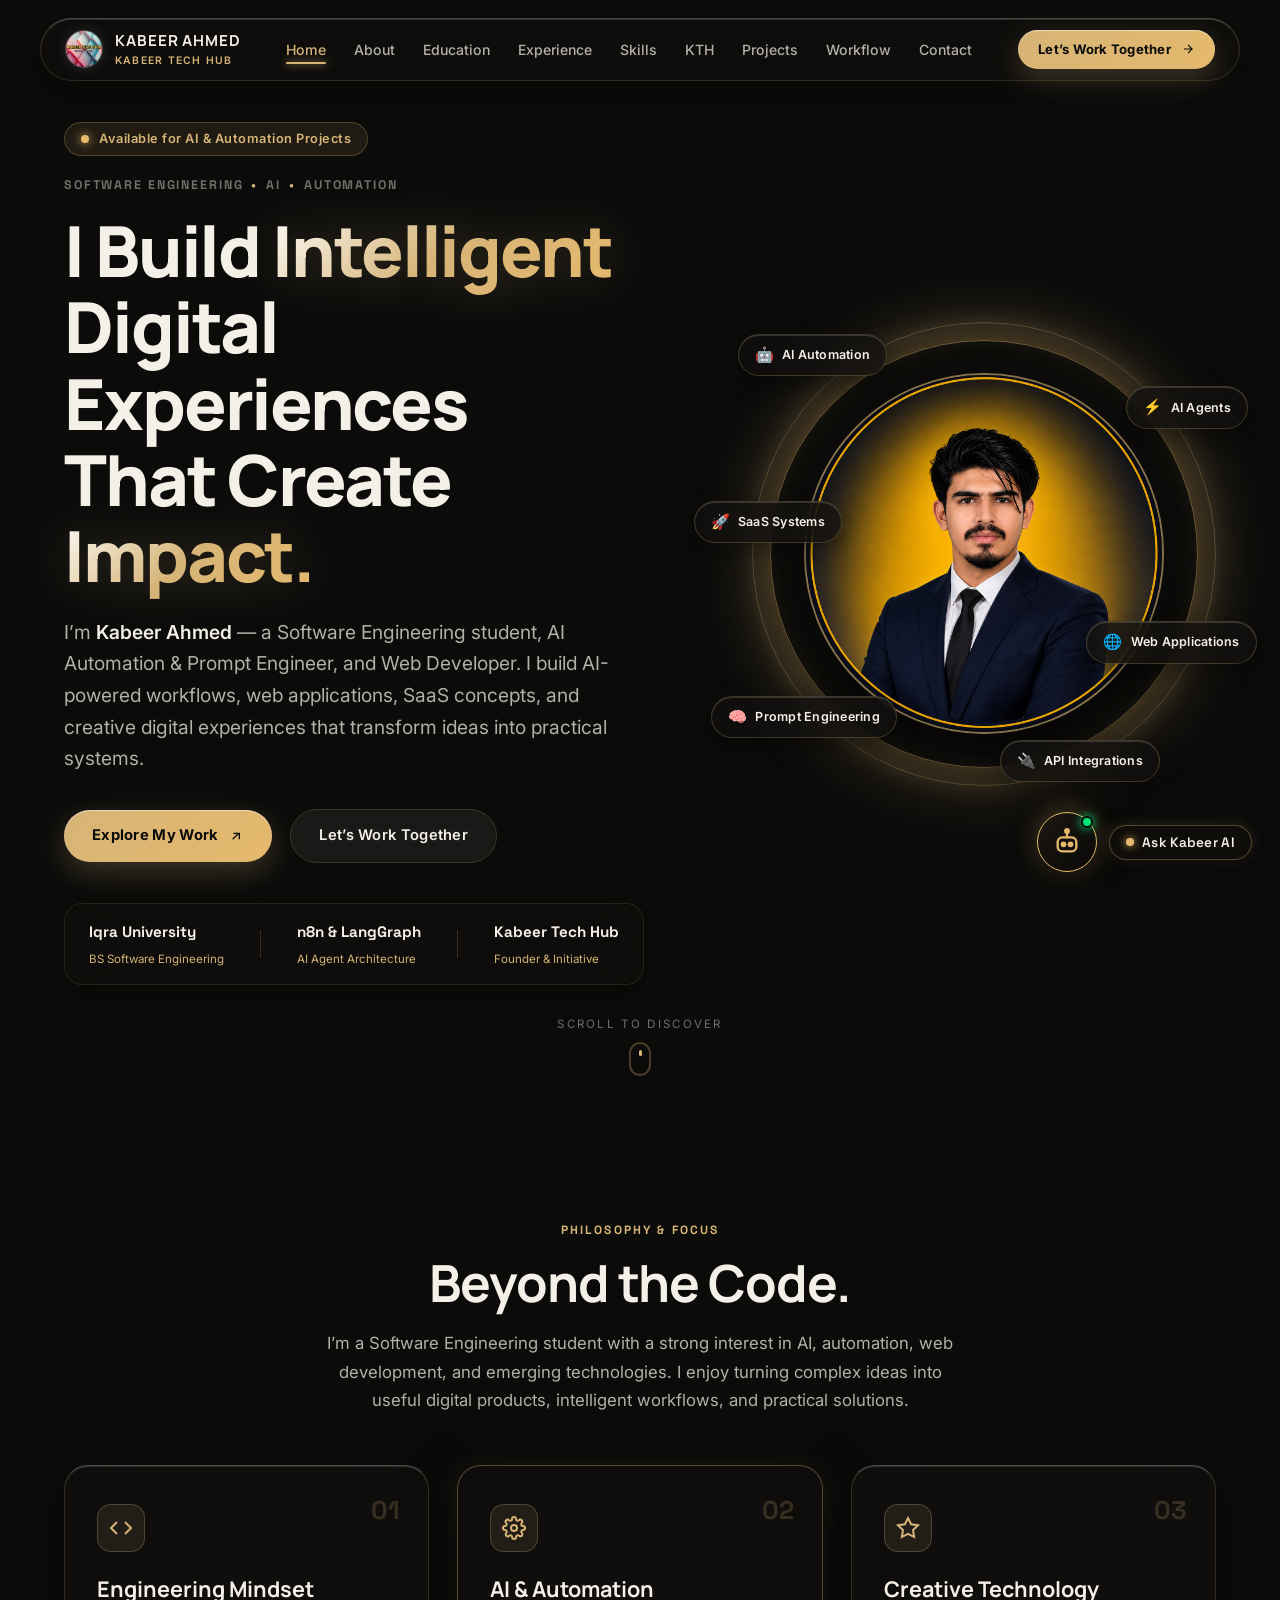
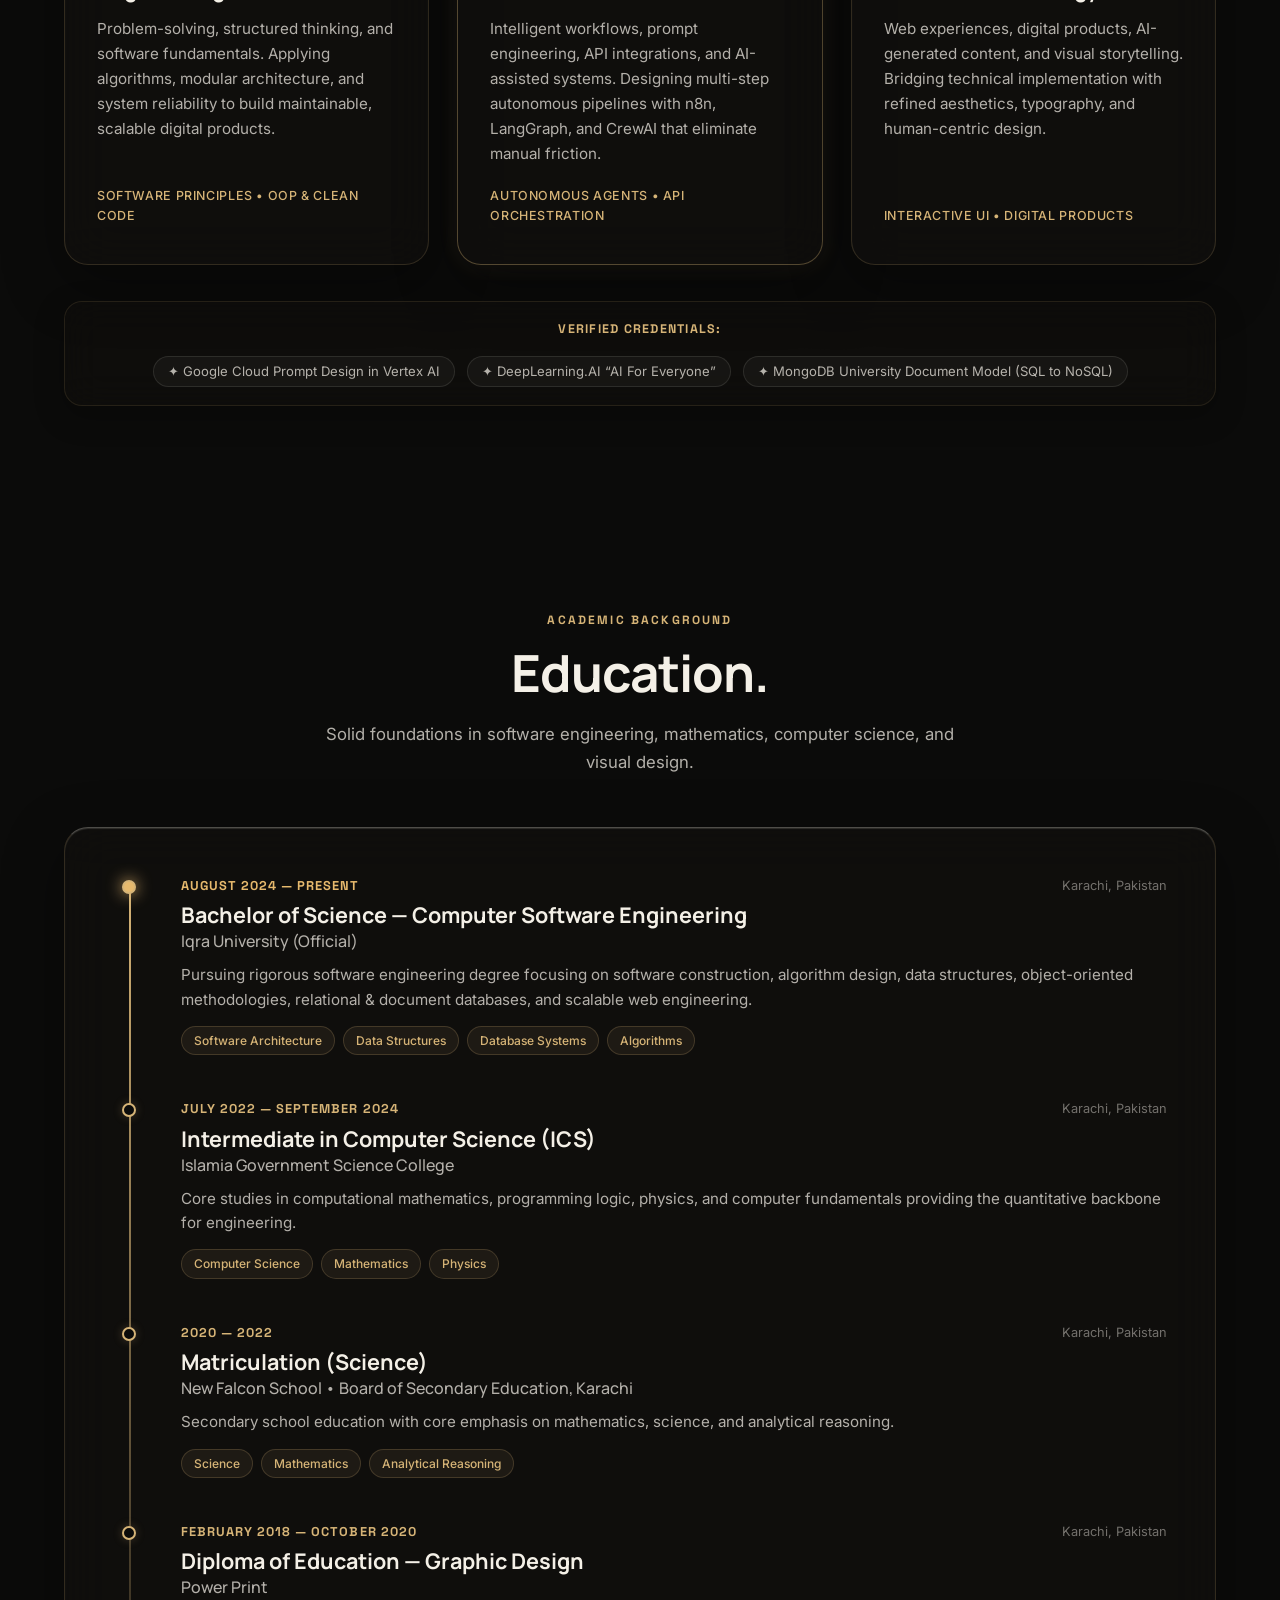
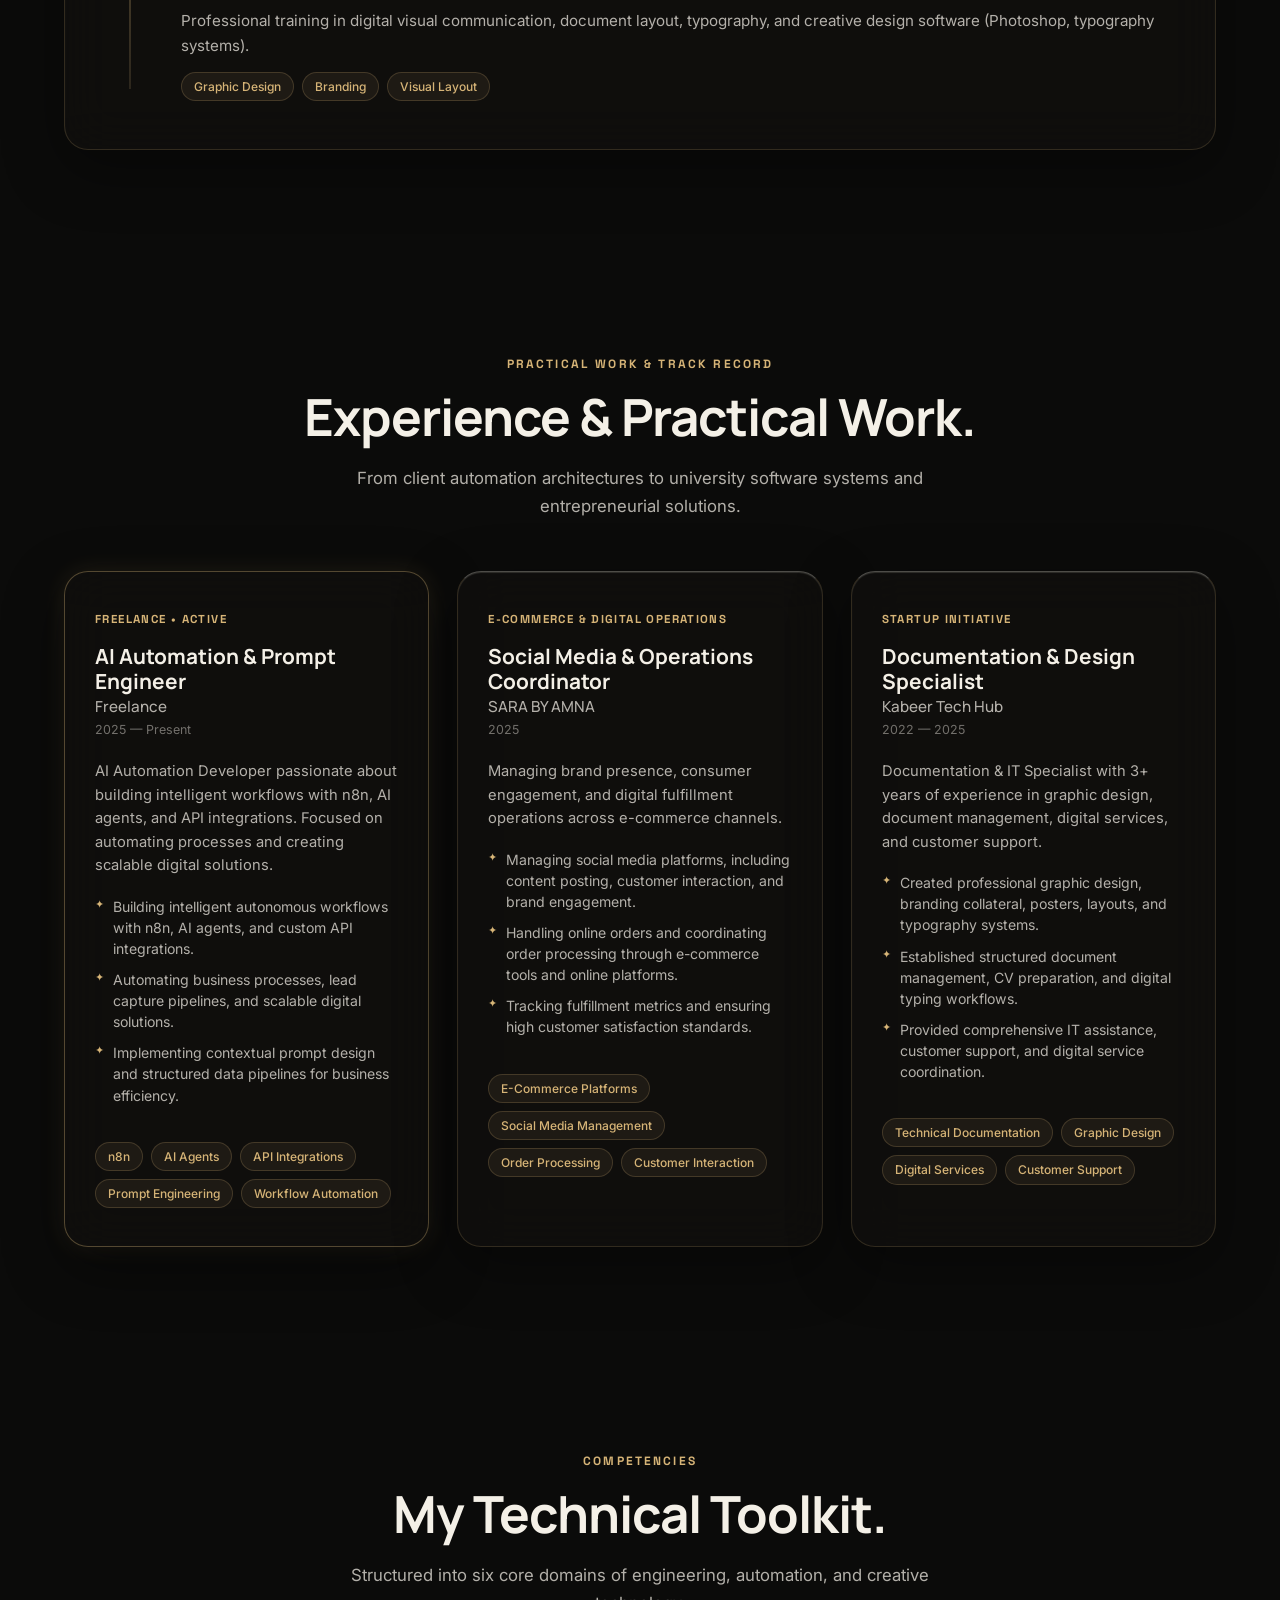
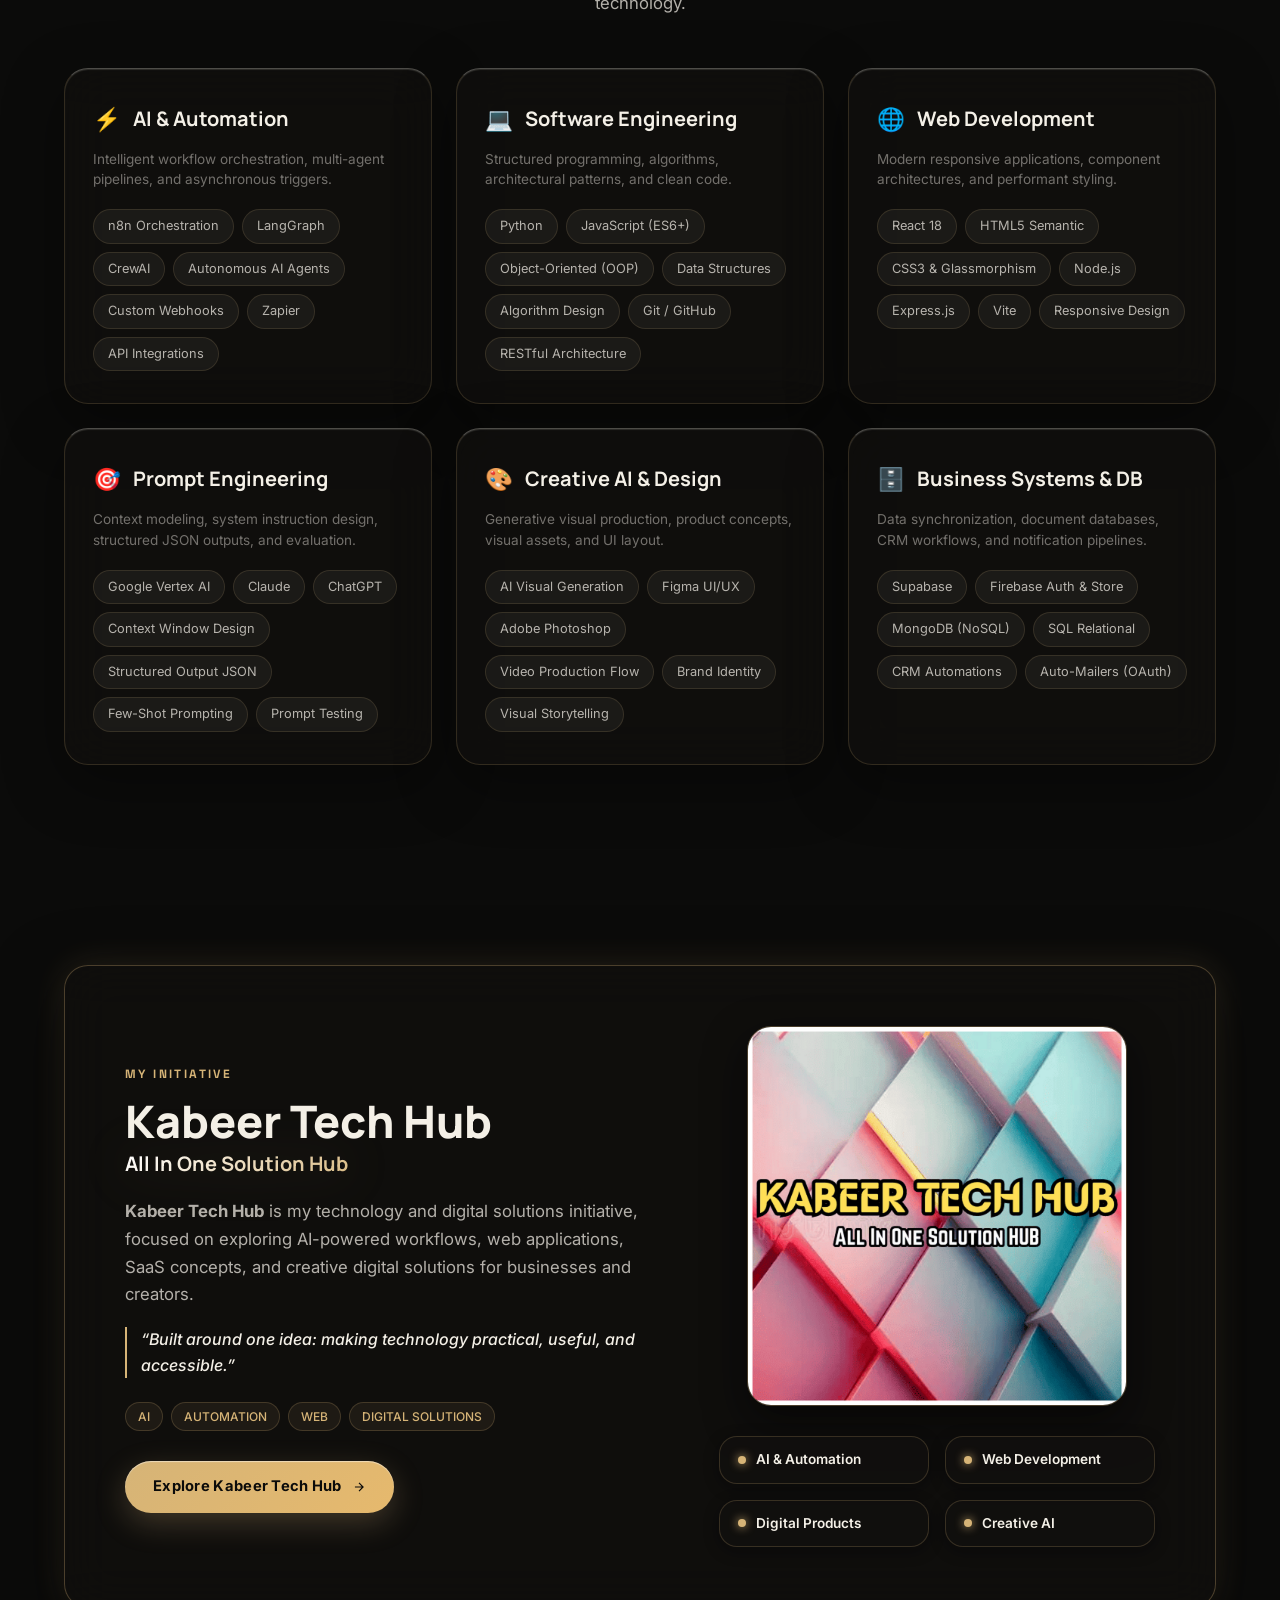
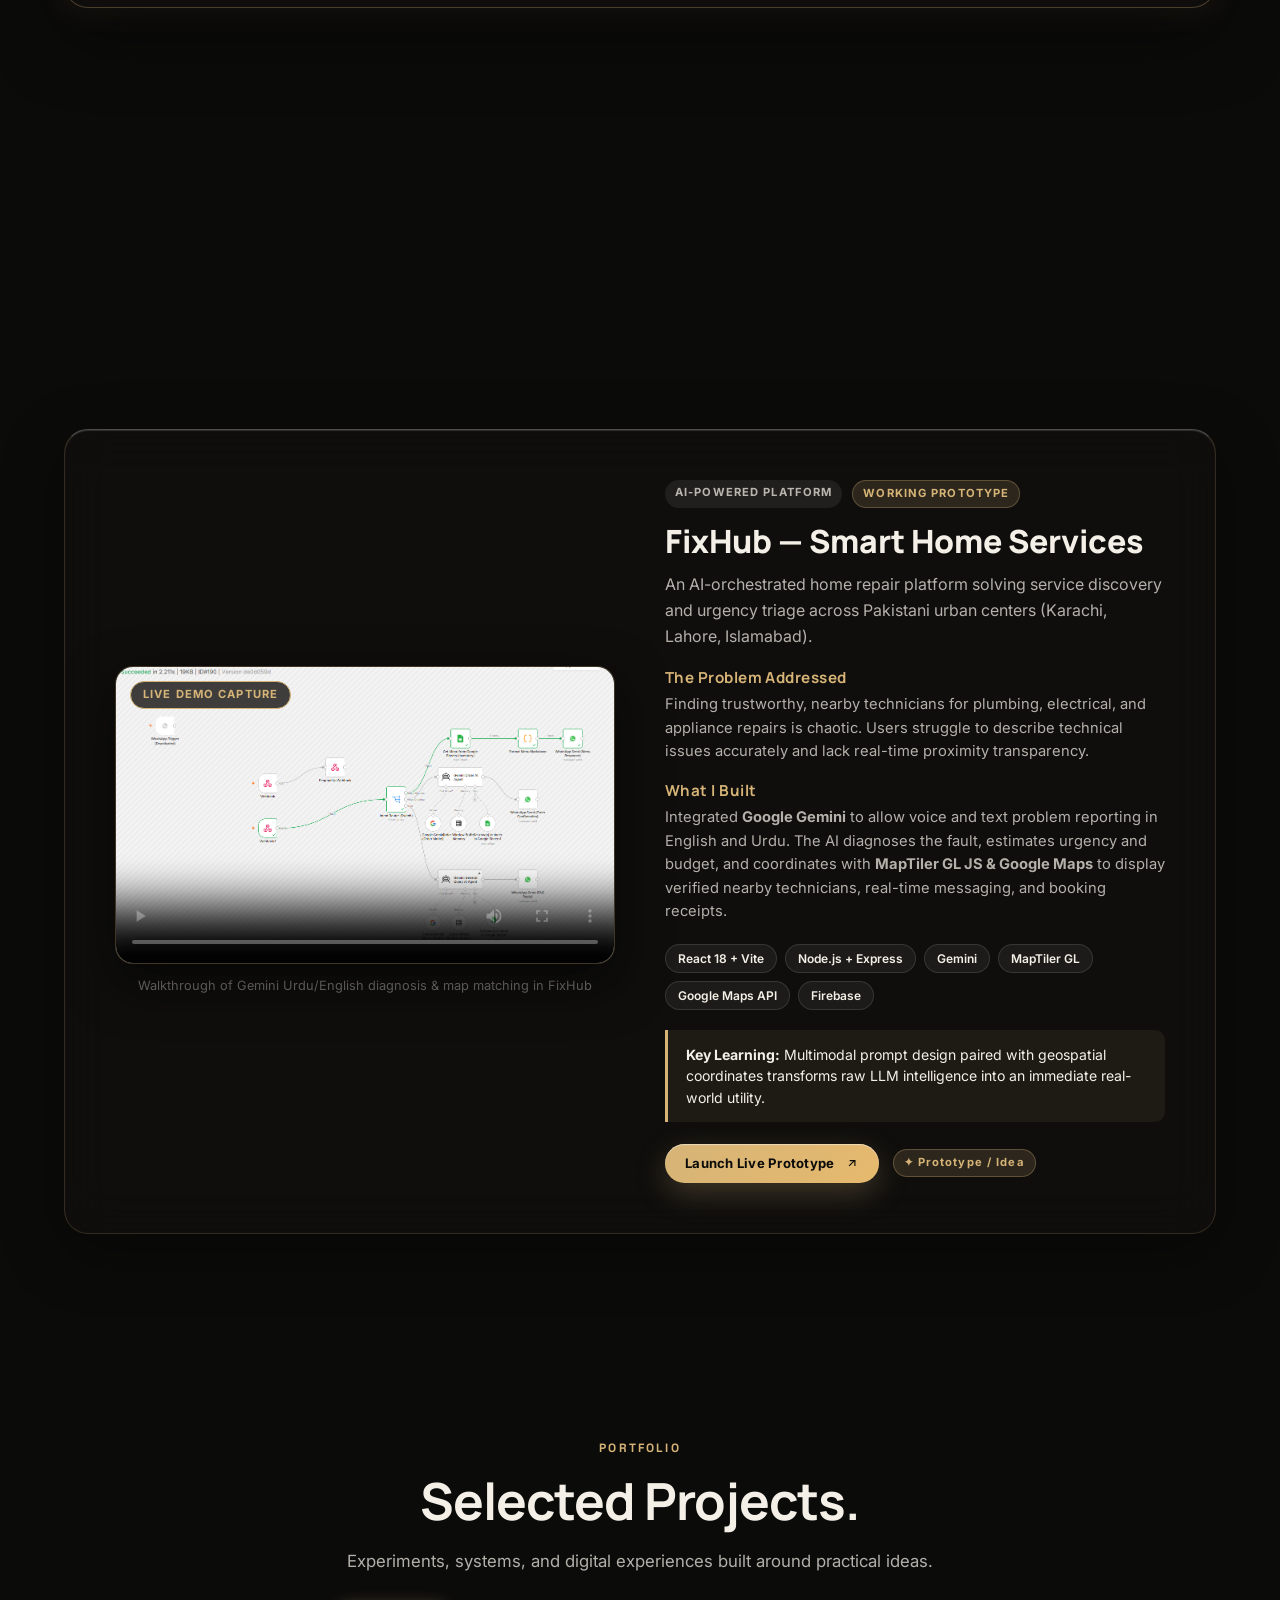
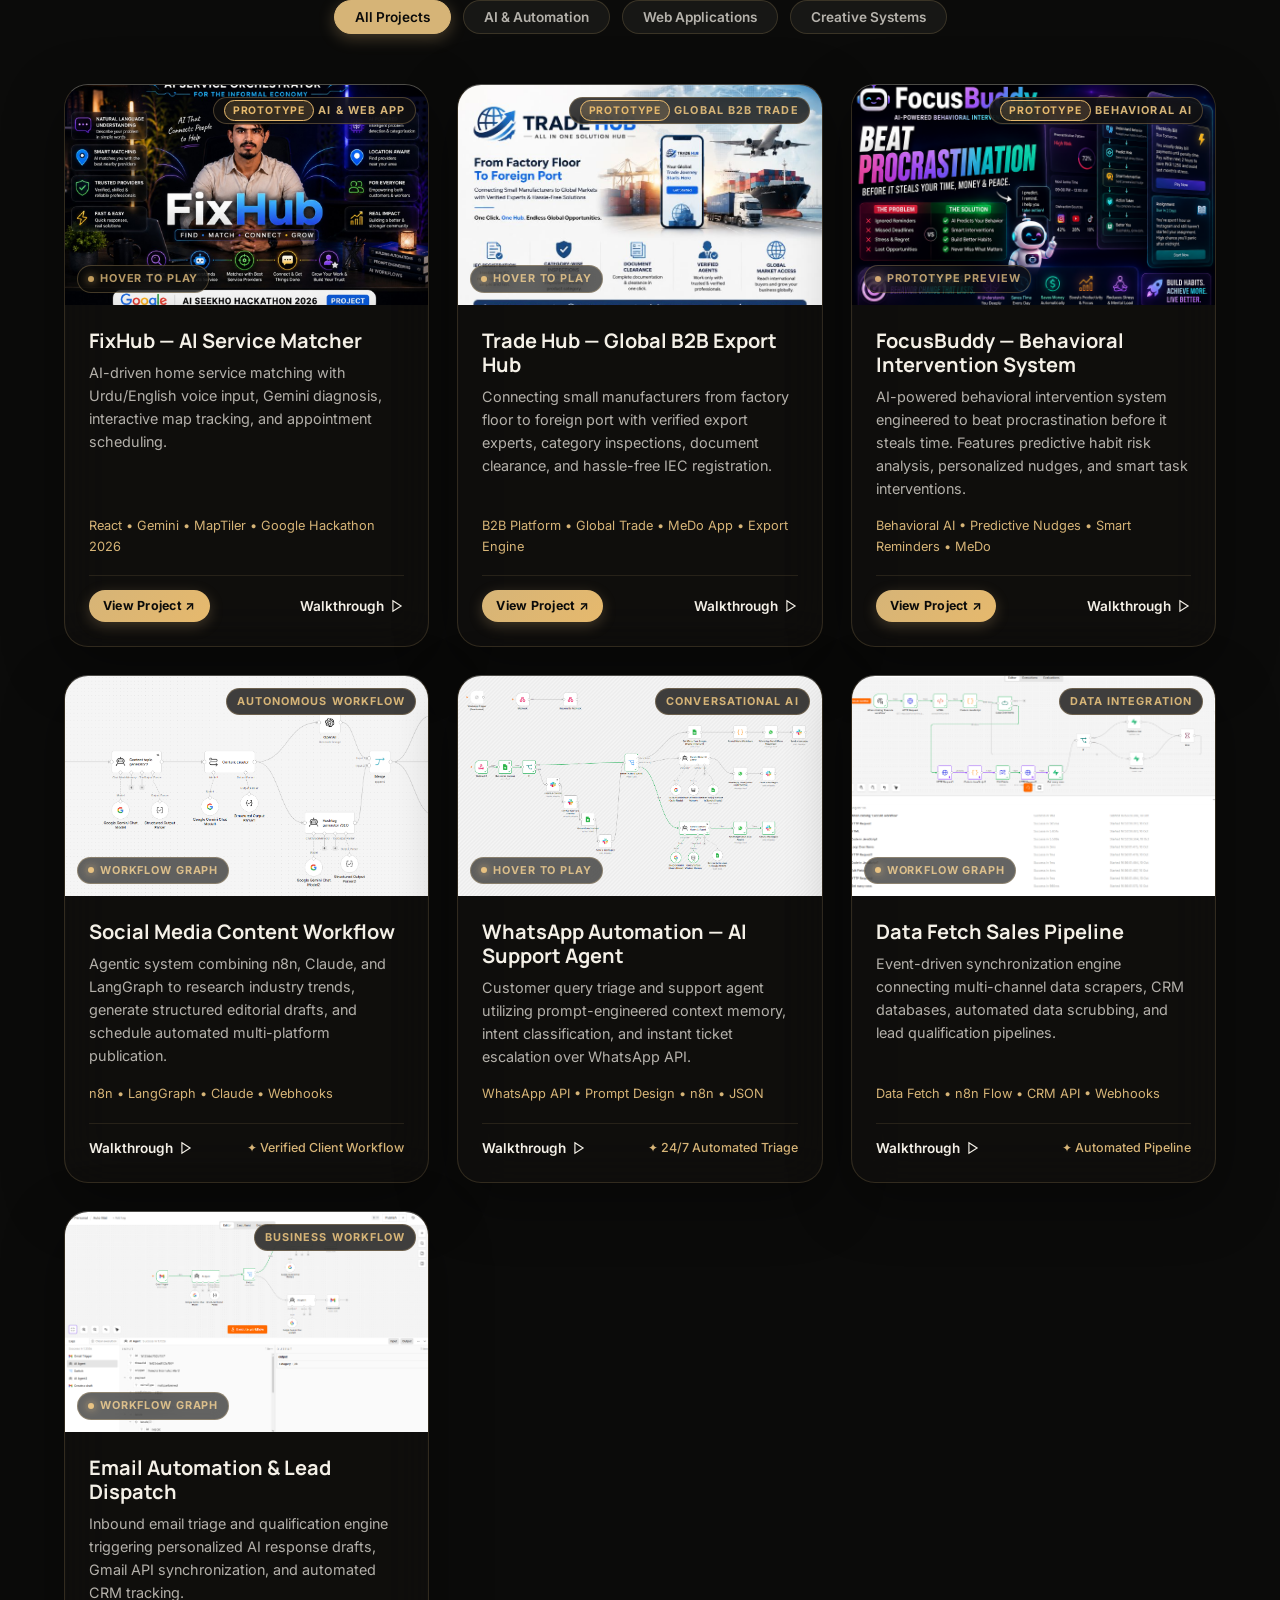
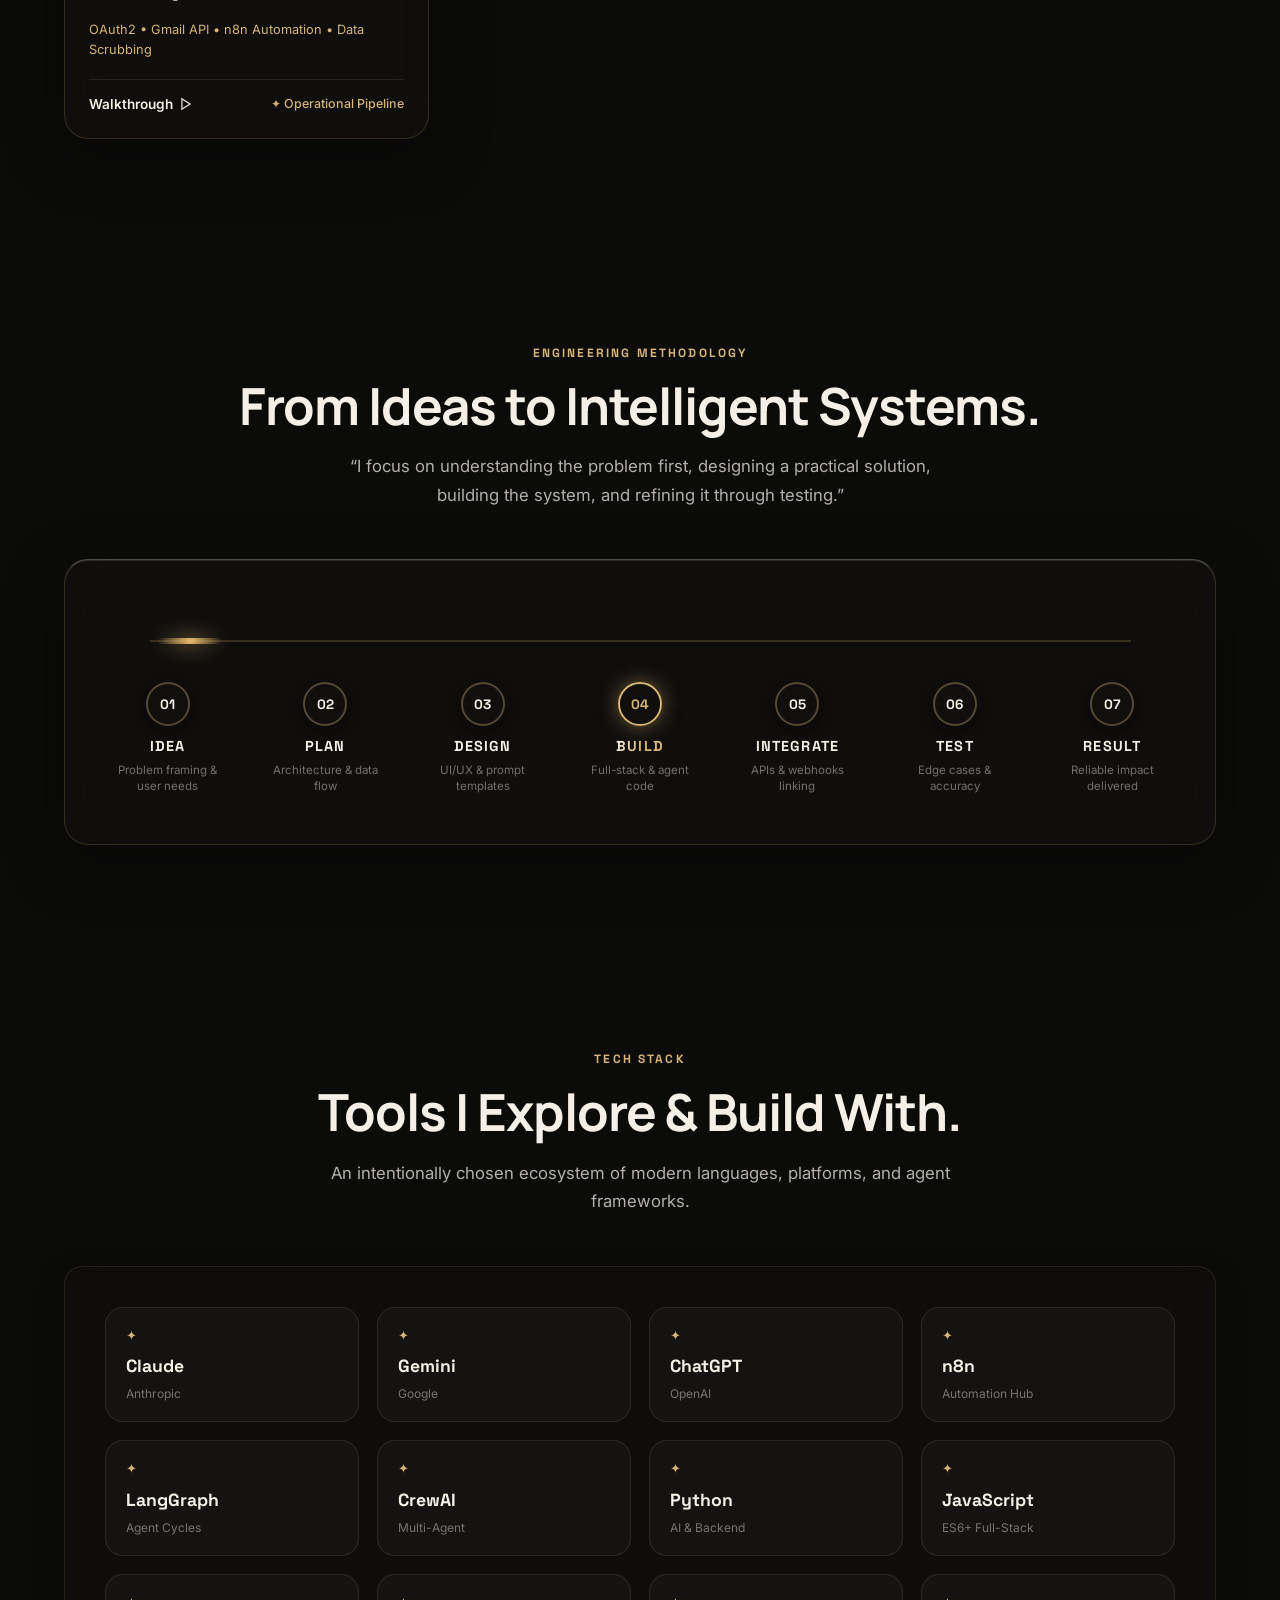
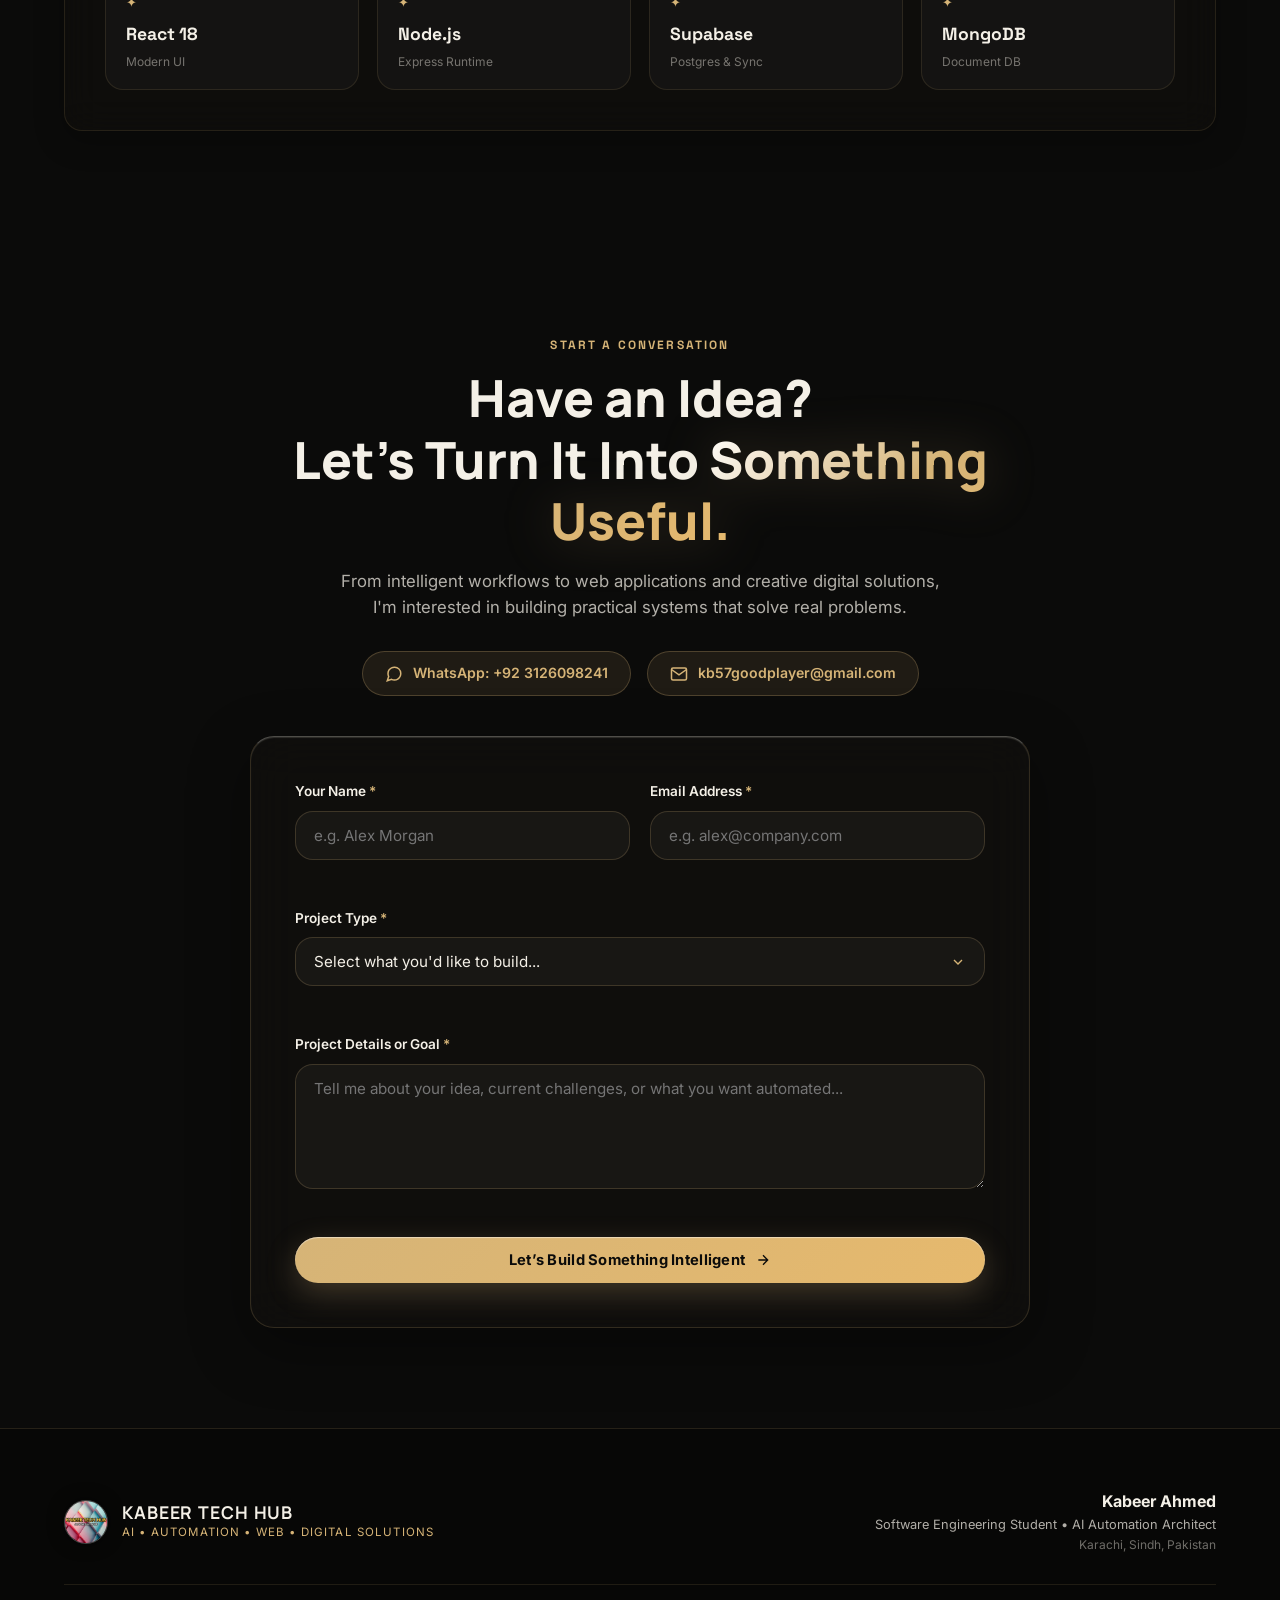
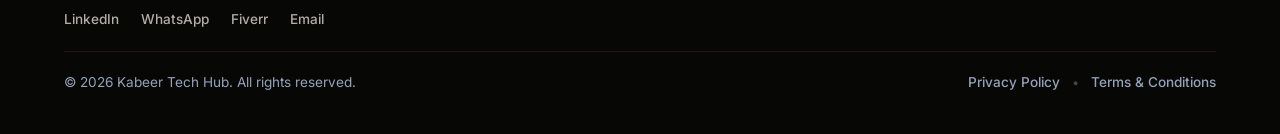
<file: index.html>
<!DOCTYPE html>
<html lang="en">
<head>
  <!-- Google Tag Manager -->
  <script>(function(w,d,s,l,i){w[l]=w[l]||[];w[l].push({'gtm.start':
  new Date().getTime(),event:'gtm.js'});var f=d.getElementsByTagName(s)[0],
  j=d.createElement(s),dl=l!='dataLayer'?'&l='+l:'';j.async=true;j.src=
  'https://www.googletagmanager.com/gtm.js?id='+i+dl;f.parentNode.insertBefore(j,f);
  })(window,document,'script','dataLayer','GTM-KQTKS8S2');</script>
  <!-- End Google Tag Manager -->

  <!-- Google tag (gtag.js) -->
  <script async src="https://www.googletagmanager.com/gtag/js?id=G-CZ4T9GW3C0"></script>
  <script>
    window.dataLayer = window.dataLayer || [];
    function gtag(){dataLayer.push(arguments);}
    gtag('js', new Date());

    gtag('config', 'G-CZ4T9GW3C0');
  </script>

  <meta charset="UTF-8">
  <meta name="viewport" content="width=device-width, initial-scale=1.0">
  <meta name="description" content="Kabeer Ahmed — Software Engineering Student, AI Automation & Prompt Engineer, Web Developer, and Founder of Kabeer Tech Hub.">
  
  <!-- Google Site Verification (Google Cloud Console & Google Search Console) -->
  <meta name="google-site-verification" content="guzfAJY2IHMY6DXBy7CCVzL11vW_Xj1kzNdT9Yt1AlI" />
  <meta name="google-site-verification" content="Fs4xITOOnbKU0D0FPbjXmHjaKdt203lbn8oOeNmrx_Y" />
  
  <title>Kabeer Ahmed — Software Engineer & AI Automation Architect</title>
  
  <!-- Open Graph / Search Snippet Metadata -->
  <meta property="og:site_name" content="Kabeer Tech Hub">
  <meta property="og:title" content="Kabeer Ahmed — Software Engineer & AI Automation Architect">
  <meta property="og:description" content="Founder of Kabeer Tech Hub. AI Automation workflows, modern web engineering, and custom software systems.">
  <meta property="og:url" content="https://kabeerahmed1.netlify.app/">
  <meta property="og:type" content="website">
  <meta property="og:image" content="https://kabeerahmed1.netlify.app/assets/kth_logo.jpg">
  <meta property="og:image:width" content="1024">
  <meta property="og:image:height" content="1024">
  <meta name="twitter:card" content="summary_large_image">
  <meta name="twitter:title" content="Kabeer Tech Hub — Abdul Kabeer">
  <meta name="twitter:description" content="AI Automation workflows, full-stack engineering, and digital solutions.">
  <meta name="twitter:image" content="https://kabeerahmed1.netlify.app/assets/kth_logo.jpg">

  <!-- Favicon & Brand Icons (Google Search Multiples of 48px + SVG + Apple Touch) -->
  <link rel="icon" type="image/x-icon" href="/favicon.ico">
  <link rel="shortcut icon" href="/favicon.ico">
  <link rel="icon" type="image/png" sizes="48x48" href="/assets/favicon-48x48.png">
  <link rel="icon" type="image/png" sizes="96x96" href="/assets/favicon-96x96.png">
  <link rel="icon" type="image/png" sizes="144x144" href="/assets/favicon-144x144.png">
  <link rel="icon" type="image/png" sizes="192x192" href="/assets/icon-192.png">
  <link rel="icon" type="image/png" sizes="512x512" href="/assets/icon-512.png">
  <link rel="icon" type="image/svg+xml" href="/assets/favicon.svg">
  <link rel="apple-touch-icon" sizes="180x180" href="/assets/apple-touch-icon.png">

  <!-- Google Search Structured Data (Site Name, Brand Entity & Official Logo) -->
  <script type="application/ld+json">
  {
    "@context": "https://schema.org",
    "@graph": [
      {
        "@type": "WebSite",
        "@id": "https://kabeerahmed1.netlify.app/#website",
        "url": "https://kabeerahmed1.netlify.app/",
        "name": "Kabeer Tech Hub",
        "alternateName": ["Kabeer Ahmed", "KTH", "KTH - All In One Solution Hub"],
        "description": "Software Engineering Student, AI Automation & Prompt Engineer, Web Developer, and Founder of Kabeer Tech Hub.",
        "publisher": {
          "@id": "https://kabeerahmed1.netlify.app/#organization"
        }
      },
      {
        "@type": "Organization",
        "@id": "https://kabeerahmed1.netlify.app/#organization",
        "name": "Kabeer Tech Hub",
        "url": "https://kabeerahmed1.netlify.app/",
        "logo": {
          "@type": "ImageObject",
          "url": "https://kabeerahmed1.netlify.app/assets/kth_logo.jpg",
          "contentUrl": "https://kabeerahmed1.netlify.app/assets/kth_logo.jpg",
          "width": 1024,
          "height": 1024,
          "caption": "Kabeer Tech Hub Official Logo"
        },
        "image": "https://kabeerahmed1.netlify.app/assets/kth_logo.jpg",
        "founder": {
          "@type": "Person",
          "name": "Abdul Kabeer",
          "jobTitle": "Software Engineer & AI Automation Architect",
          "url": "https://kabeerahmed1.netlify.app/",
          "sameAs": [
            "https://www.linkedin.com/in/kabeer-ahmed-275b7b20b",
            "https://github.com/kabeerahmed2",
            "https://wa.me/923126098241"
          ]
        },
        "address": {
          "@type": "PostalAddress",
          "addressLocality": "Karachi",
          "addressRegion": "Sindh",
          "addressCountry": "PK"
        }
      }
    ]
  }
  </script>
  
  <!-- Google Fonts: Manrope (Headings), Inter (Body & UI), Space Grotesk (Accents) -->
  <link rel="preconnect" href="https://fonts.googleapis.com">
  <link rel="preconnect" href="https://fonts.gstatic.com" crossorigin>
  <link href="https://fonts.googleapis.com/css2?family=Caveat:wght@600;700&family=Inter:wght@300;400;500;600;700&family=Manrope:wght@400;500;600;700;800&family=Space+Grotesk:wght@500;600;700&display=swap" rel="stylesheet">
  
  <link rel="stylesheet" href="css/styles.css">
</head>
<body class="luxury-theme">
  <!-- Google Tag Manager (noscript) -->
  <noscript><iframe src="https://www.googletagmanager.com/ns.html?id=GTM-KQTKS8S2"
  height="0" width="0" style="display:none;visibility:hidden"></iframe></noscript>
  <!-- End Google Tag Manager (noscript) -->

  <!-- ============================================================
       LAYER 1: CINEMATIC FIXED BACKGROUND VIDEO LAYER
       ============================================================ -->
  <div class="video-background-layer" aria-hidden="true">
    <video id="bg-video" autoplay muted loop playsinline poster="assets/poster.png">
      <source src="assets/portfolio.mp4" type="video/mp4">
      <!-- Fallback message for unsupported browsers -->
      Your browser does not support the video tag.
    </video>
    <!-- Dark Charcoal + Amber Color Grading Overlay -->
    <div class="video-overlay"></div>
    <!-- Soft Vignette & Subtle Warm Amber Ambient Gradient -->
    <div class="video-vignette"></div>
  </div>

  <!-- Ambient Light Reflection Accents (Follows Scroll Subtly) -->
  <div class="ambient-glow glow-top" aria-hidden="true"></div>
  <div class="ambient-glow glow-mid" aria-hidden="true"></div>

  <!-- ============================================================
       LAYER 5: FIXED FLOATING NAVIGATION & SCROLL TRACKER
       ============================================================ -->
  <div class="scroll-progress-line" id="scroll-progress-line"></div>

  <header class="nav-wrapper">
    <nav class="floating-nav" id="main-nav" aria-label="Main Navigation">
      <!-- Monogram / Brand -->
      <a href="#hero" class="nav-brand">
        <img src="assets/kth_logo.jpg" alt="Kabeer Tech Hub" class="brand-logo-img">
        <div class="brand-text-block">
          <span class="brand-name">KABEER AHMED</span>
          <span class="brand-sub">KABEER TECH HUB</span>
        </div>
      </a>

      <!-- Navigation Links -->
      <ul class="nav-menu" id="nav-menu">
        <li><a href="#hero" class="nav-link active">Home</a></li>
        <li><a href="#about" class="nav-link">About</a></li>
        <li><a href="#education" class="nav-link">Education</a></li>
        <li><a href="#experience" class="nav-link">Experience</a></li>
        <li><a href="#skills" class="nav-link">Skills</a></li>
        <li><a href="#startup" class="nav-link">KTH</a></li>
        <li><a href="#projects" class="nav-link">Projects</a></li>
        <li><a href="#workflow" class="nav-link">Workflow</a></li>
        <li><a href="#contact" class="nav-link">Contact</a></li>
      </ul>

      <!-- CTA Button -->
      <div class="nav-actions">
        <a href="#contact" class="btn btn-gold btn-sm">
          <span>Let’s Work Together</span>
          <svg class="icon-arrow" width="14" height="14" viewBox="0 0 24 24" fill="none" stroke="currentColor" stroke-width="2"><path d="M5 12h14M12 5l7 7-7 7"/></svg>
        </a>
        <!-- Mobile Menu Toggle Button -->
        <button class="menu-toggle" id="menu-toggle" aria-label="Toggle navigation menu" aria-expanded="false">
          <span class="bar"></span>
          <span class="bar"></span>
          <span class="bar"></span>
        </button>
      </div>
    </nav>
  </header>

  <!-- ============================================================
       LAYER 4: SCROLLABLE TRANSLUCENT GLASS CONTENT PANELS
       ============================================================ -->
  <main id="main-content" class="content-stream">

    <!-- ------------------------------------------------------------
         1. HERO SECTION (Two-Column Cinematic Layout)
         ------------------------------------------------------------ -->
    <section id="hero" class="section hero-section">
      <div class="container hero-grid">
        
        <!-- Left Column: Copy & Value Proposition -->
        <div class="hero-left reveal-on-scroll">
          <div class="status-badge">
            <span class="status-dot"></span>
            <span class="status-text">Available for AI & Automation Projects</span>
          </div>

          <div class="eyebrow-tag">
            <span>SOFTWARE ENGINEERING</span>
            <span class="sep">•</span>
            <span>AI</span>
            <span class="sep">•</span>
            <span>AUTOMATION</span>
          </div>

          <h1 class="hero-heading">
            I Build <span class="text-gold-gradient">Intelligent</span><br>
            Digital Experiences<br>
            That Create <span class="text-gold-gradient">Impact.</span>
          </h1>

          <p class="hero-description">
            I’m <strong>Kabeer Ahmed</strong> — a Software Engineering student, AI Automation & Prompt Engineer, and Web Developer. I build AI-powered workflows, web applications, SaaS concepts, and creative digital experiences that transform ideas into practical systems.
          </p>

          <div class="hero-cta-row">
            <a href="#projects" class="btn btn-gold">
              <span>Explore My Work</span>
              <svg width="16" height="16" viewBox="0 0 24 24" fill="none" stroke="currentColor" stroke-width="2"><path d="M7 17l9.2-9.2M17 17V8H8"/></svg>
            </a>
            <a href="#contact" class="btn btn-glass">
              <span>Let’s Work Together</span>
            </a>
          </div>

          <!-- Quick Metrics Bar -->
          <div class="hero-meta-bar glass-panel-subtle">
            <div class="meta-item">
              <span class="meta-num">Iqra University</span>
              <span class="meta-lbl">BS Software Engineering</span>
            </div>
            <div class="meta-divider"></div>
            <div class="meta-item">
              <span class="meta-num">n8n & LangGraph</span>
              <span class="meta-lbl">AI Agent Architecture</span>
            </div>
            <div class="meta-divider"></div>
            <div class="meta-item">
              <span class="meta-num">Kabeer Tech Hub</span>
              <span class="meta-lbl">Founder & Initiative</span>
            </div>
          </div>
        </div>

        <!-- Right Column: Personal Portrait with Golden Halo -->
        <div class="hero-right reveal-on-scroll delay-1">
          <div class="portrait-stage">
            <!-- Champagne Gold Halo Light Rings -->
            <div class="halo-ring halo-ring-outer" aria-hidden="true"></div>
            <div class="halo-ring halo-ring-inner" aria-hidden="true"></div>
            <div class="halo-ambient-glow" aria-hidden="true"></div>

            <!-- Glass Frame Enclosing the Authentic Portrait -->
            <div class="portrait-glass-card">
              <img src="assets/portrait.png" 
                   alt="Kabeer Ahmed — Software Engineering Student & AI Automation Engineer" 
                   class="portrait-img"
                   loading="eager">
              <div class="portrait-vignette"></div>
            </div>

            <!-- Floating Subtle Technical UI Nodes -->
            <div class="tech-chip chip-1 glass-panel-chip">
              <span class="chip-icon">🤖</span>
              <span>AI Automation</span>
            </div>
            <div class="tech-chip chip-2 glass-panel-chip">
              <span class="chip-icon">⚡</span>
              <span>AI Agents</span>
            </div>
            <div class="tech-chip chip-3 glass-panel-chip">
              <span class="chip-icon">🌐</span>
              <span>Web Applications</span>
            </div>
            <div class="tech-chip chip-4 glass-panel-chip">
              <span class="chip-icon">🔌</span>
              <span>API Integrations</span>
            </div>
            <div class="tech-chip chip-5 glass-panel-chip">
              <span class="chip-icon">🧠</span>
              <span>Prompt Engineering</span>
            </div>
            <div class="tech-chip chip-6 glass-panel-chip">
              <span class="chip-icon">🚀</span>
              <span>SaaS Systems</span>
            </div>
          </div>
        </div>

      </div>

      <!-- Scroll Down Hint Indicator -->
      <a href="#about" class="scroll-indicator" aria-label="Scroll to About section">
        <span class="scroll-txt">SCROLL TO DISCOVER</span>
        <div class="mouse-pill">
          <div class="mouse-wheel"></div>
        </div>
      </a>
    </section>

    <!-- ------------------------------------------------------------
         2. ABOUT ME SECTION ("Beyond the Code.")
         ------------------------------------------------------------ -->
    <section id="about" class="section">
      <div class="container">
        
        <div class="section-header text-center reveal-on-scroll">
          <span class="section-tag">PHILOSOPHY & FOCUS</span>
          <h2 class="section-title">Beyond the Code.</h2>
          <p class="section-subtitle max-w-xl">
            I’m a Software Engineering student with a strong interest in AI, automation, web development, and emerging technologies. I enjoy turning complex ideas into useful digital products, intelligent workflows, and practical solutions.
          </p>
        </div>

        <div class="about-grid reveal-on-scroll">
          
          <!-- Pillar 1 -->
          <div class="glass-panel pillar-card">
            <div class="pillar-number">01</div>
            <div class="pillar-icon-box">
              <svg width="24" height="24" viewBox="0 0 24 24" fill="none" stroke="currentColor" stroke-width="2"><path d="M16 18l6-6-6-6M8 6l-6 6 6 6"/></svg>
            </div>
            <h3 class="pillar-title">Engineering Mindset</h3>
            <p class="pillar-desc">
              Problem-solving, structured thinking, and software fundamentals. Applying algorithms, modular architecture, and system reliability to build maintainable, scalable digital products.
            </p>
            <div class="pillar-meta">
              <span>Software Principles</span> • <span>OOP & Clean Code</span>
            </div>
          </div>

          <!-- Pillar 2 -->
          <div class="glass-panel pillar-card highlight-pillar">
            <div class="pillar-number">02</div>
            <div class="pillar-icon-box">
              <svg width="24" height="24" viewBox="0 0 24 24" fill="none" stroke="currentColor" stroke-width="2"><circle cx="12" cy="12" r="3"/><path d="M19.4 15a1.65 1.65 0 0 0 .33 1.82l.06.06a2 2 0 1 1-2.83 2.83l-.06-.06a1.65 1.65 0 0 0-1.82-.33 1.65 1.65 0 0 0-1 1.51V21a2 2 0 1 1-4 0v-.09A1.65 1.65 0 0 0 9 19.4a1.65 1.65 0 0 0-1.82.33l-.06.06a2 2 0 1 1-2.83-2.83l.06-.06a1.65 1.65 0 0 0 .33-1.82 1.65 1.65 0 0 0-1.51-1H3a2 2 0 1 1 0-4h.09A1.65 1.65 0 0 0 4.6 9a1.65 1.65 0 0 0-.33-1.82l-.06-.06a2 2 0 1 1 2.83-2.83l.06.06a1.65 1.65 0 0 0 1.82.33H9a1.65 1.65 0 0 0 1-1.51V3a2 2 0 1 1 4 0v.09a1.65 1.65 0 0 0 1 1.51 1.65 1.65 0 0 0 1.82-.33l.06-.06a2 2 0 1 1 2.83 2.83l-.06.06a1.65 1.65 0 0 0-.33 1.82V9a1.65 1.65 0 0 0 1.51 1H21a2 2 0 1 1 0 4h-.09a1.65 1.65 0 0 0-1.51 1z"/></svg>
            </div>
            <h3 class="pillar-title">AI & Automation</h3>
            <p class="pillar-desc">
              Intelligent workflows, prompt engineering, API integrations, and AI-assisted systems. Designing multi-step autonomous pipelines with n8n, LangGraph, and CrewAI that eliminate manual friction.
            </p>
            <div class="pillar-meta">
              <span>Autonomous Agents</span> • <span>API Orchestration</span>
            </div>
          </div>

          <!-- Pillar 3 -->
          <div class="glass-panel pillar-card">
            <div class="pillar-number">03</div>
            <div class="pillar-icon-box">
              <svg width="24" height="24" viewBox="0 0 24 24" fill="none" stroke="currentColor" stroke-width="2"><path d="M12 2l3.09 6.26L22 9.27l-5 4.87 1.18 6.88L12 17.77l-6.18 3.25L7 14.14 2 9.27l6.91-1.01L12 2z"/></svg>
            </div>
            <h3 class="pillar-title">Creative Technology</h3>
            <p class="pillar-desc">
              Web experiences, digital products, AI-generated content, and visual storytelling. Bridging technical implementation with refined aesthetics, typography, and human-centric design.
            </p>
            <div class="pillar-meta">
              <span>Interactive UI</span> • <span>Digital Products</span>
            </div>
          </div>

        </div>

        <!-- Verified Credential Badge Strip -->
        <div class="glass-panel-subtle about-certs-strip reveal-on-scroll">
          <span class="certs-label">VERIFIED CREDENTIALS:</span>
          <div class="certs-list">
            <span class="cert-pill">✦ Google Cloud Prompt Design in Vertex AI</span>
            <span class="cert-pill">✦ DeepLearning.AI “AI For Everyone”</span>
            <span class="cert-pill">✦ MongoDB University Document Model (SQL to NoSQL)</span>
          </div>
        </div>

      </div>
    </section>

    <!-- ------------------------------------------------------------
         3. EDUCATION SECTION
         ------------------------------------------------------------ -->
    <section id="education" class="section">
      <div class="container">
        
        <div class="section-header text-center reveal-on-scroll">
          <span class="section-tag">ACADEMIC BACKGROUND</span>
          <h2 class="section-title">Education.</h2>
          <p class="section-subtitle">
            Solid foundations in software engineering, mathematics, computer science, and visual design.
          </p>
        </div>

        <div class="glass-panel timeline-container reveal-on-scroll">
          <div class="timeline-line" aria-hidden="true"></div>

          <!-- Timeline Entry 1 -->
          <div class="timeline-item">
            <div class="timeline-dot-wrap">
              <div class="timeline-dot current-dot"></div>
            </div>
            <div class="timeline-content">
              <div class="timeline-meta-row">
                <span class="timeline-period current-badge">AUGUST 2024 — PRESENT</span>
                <span class="timeline-location">Karachi, Pakistan</span>
              </div>
              <h3 class="timeline-title">Bachelor of Science — Computer Software Engineering</h3>
              <h4 class="timeline-institution">Iqra University (Official)</h4>
              <p class="timeline-desc">
                Pursuing rigorous software engineering degree focusing on software construction, algorithm design, data structures, object-oriented methodologies, relational & document databases, and scalable web engineering.
              </p>
              <div class="tag-row">
                <span class="tag-pill">Software Architecture</span>
                <span class="tag-pill">Data Structures</span>
                <span class="tag-pill">Database Systems</span>
                <span class="tag-pill">Algorithms</span>
              </div>
            </div>
          </div>

          <!-- Timeline Entry 2 -->
          <div class="timeline-item">
            <div class="timeline-dot-wrap">
              <div class="timeline-dot"></div>
            </div>
            <div class="timeline-content">
              <div class="timeline-meta-row">
                <span class="timeline-period">JULY 2022 — SEPTEMBER 2024</span>
                <span class="timeline-location">Karachi, Pakistan</span>
              </div>
              <h3 class="timeline-title">Intermediate in Computer Science (ICS)</h3>
              <h4 class="timeline-institution">Islamia Government Science College</h4>
              <p class="timeline-desc">
                Core studies in computational mathematics, programming logic, physics, and computer fundamentals providing the quantitative backbone for engineering.
              </p>
              <div class="tag-row">
                <span class="tag-pill">Computer Science</span>
                <span class="tag-pill">Mathematics</span>
                <span class="tag-pill">Physics</span>
              </div>
            </div>
          </div>

          <!-- Timeline Entry 3 -->
          <div class="timeline-item">
            <div class="timeline-dot-wrap">
              <div class="timeline-dot"></div>
            </div>
            <div class="timeline-content">
              <div class="timeline-meta-row">
                <span class="timeline-period">2020 — 2022</span>
                <span class="timeline-location">Karachi, Pakistan</span>
              </div>
              <h3 class="timeline-title">Matriculation (Science)</h3>
              <h4 class="timeline-institution">New Falcon School • Board of Secondary Education, Karachi</h4>
              <p class="timeline-desc">
                Secondary school education with core emphasis on mathematics, science, and analytical reasoning.
              </p>
            </div>
          </div>

          <!-- Timeline Entry 4 -->
          <div class="timeline-item">
            <div class="timeline-dot-wrap">
              <div class="timeline-dot"></div>
            </div>
            <div class="timeline-content">
              <div class="timeline-meta-row">
                <span class="timeline-period">FEBRUARY 2018 — OCTOBER 2020</span>
                <span class="timeline-location">Karachi, Pakistan</span>
              </div>
              <h3 class="timeline-title">Diploma of Education — Graphic Design</h3>
              <h4 class="timeline-institution">Power Print</h4>
              <p class="timeline-desc">
                Professional training in digital visual communication, document layout, typography, and creative design software (Photoshop, typography systems).
              </p>
              <div class="tag-row">
                <span class="tag-pill">Graphic Design</span>
                <span class="tag-pill">Branding</span>
                <span class="tag-pill">Visual Layout</span>
              </div>
            </div>
          </div>

        </div>

      </div>
    </section>

    <!-- ------------------------------------------------------------
         4. EXPERIENCE SECTION ("Experience & Practical Work.")
         ------------------------------------------------------------ -->
    <section id="experience" class="section">
      <div class="container">
        
        <div class="section-header text-center reveal-on-scroll">
          <span class="section-tag">PRACTICAL WORK & TRACK RECORD</span>
          <h2 class="section-title">Experience & Practical Work.</h2>
          <p class="section-subtitle">
            From client automation architectures to university software systems and entrepreneurial solutions.
          </p>
        </div>

        <div class="experience-grid reveal-on-scroll">
          
          <!-- Experience Card 1: AI Automation & Prompt Engineer | Freelance -->
          <div class="glass-panel exp-card highlight-card">
            <div class="exp-badge">FREELANCE • ACTIVE</div>
            <div class="exp-header">
              <div>
                <h3 class="exp-role">AI Automation & Prompt Engineer</h3>
                <h4 class="exp-org">Freelance</h4>
              </div>
              <span class="exp-dates">2025 — Present</span>
            </div>
            <p class="exp-summary">
              AI Automation Developer passionate about building intelligent workflows with n8n, AI agents, and API integrations. Focused on automating processes and creating scalable digital solutions.
            </p>
            <ul class="exp-points">
              <li>Building intelligent autonomous workflows with n8n, AI agents, and custom API integrations.</li>
              <li>Automating business processes, lead capture pipelines, and scalable digital solutions.</li>
              <li>Implementing contextual prompt design and structured data pipelines for business efficiency.</li>
            </ul>
            <div class="tag-row">
              <span class="tag-pill">n8n</span>
              <span class="tag-pill">AI Agents</span>
              <span class="tag-pill">API Integrations</span>
              <span class="tag-pill">Prompt Engineering</span>
              <span class="tag-pill">Workflow Automation</span>
            </div>
          </div>

          <!-- Experience Card 2: SARA BY AMNA -->
          <div class="glass-panel exp-card">
            <div class="exp-badge">E-COMMERCE & DIGITAL OPERATIONS</div>
            <div class="exp-header">
              <div>
                <h3 class="exp-role">Social Media & Operations Coordinator</h3>
                <h4 class="exp-org">SARA BY AMNA</h4>
              </div>
              <span class="exp-dates">2025</span>
            </div>
            <p class="exp-summary">
              Managing brand presence, consumer engagement, and digital fulfillment operations across e-commerce channels.
            </p>
            <ul class="exp-points">
              <li>Managing social media platforms, including content posting, customer interaction, and brand engagement.</li>
              <li>Handling online orders and coordinating order processing through e-commerce tools and online platforms.</li>
              <li>Tracking fulfillment metrics and ensuring high customer satisfaction standards.</li>
            </ul>
            <div class="tag-row">
              <span class="tag-pill">E-Commerce Platforms</span>
              <span class="tag-pill">Social Media Management</span>
              <span class="tag-pill">Order Processing</span>
              <span class="tag-pill">Customer Interaction</span>
            </div>
          </div>

          <!-- Experience Card 3: KABEER TECH HUB -->
          <div class="glass-panel exp-card">
            <div class="exp-badge">STARTUP INITIATIVE</div>
            <div class="exp-header">
              <div>
                <h3 class="exp-role">Documentation & Design Specialist</h3>
                <h4 class="exp-org">Kabeer Tech Hub</h4>
              </div>
              <span class="exp-dates">2022 — 2025</span>
            </div>
            <p class="exp-summary">
              Documentation & IT Specialist with 3+ years of experience in graphic design, document management, digital services, and customer support.
            </p>
            <ul class="exp-points">
              <li>Created professional graphic design, branding collateral, posters, layouts, and typography systems.</li>
              <li>Established structured document management, CV preparation, and digital typing workflows.</li>
              <li>Provided comprehensive IT assistance, customer support, and digital service coordination.</li>
            </ul>
            <div class="tag-row">
              <span class="tag-pill">Technical Documentation</span>
              <span class="tag-pill">Graphic Design</span>
              <span class="tag-pill">Digital Services</span>
              <span class="tag-pill">Customer Support</span>
            </div>
          </div>

        </div>

      </div>
    </section>

    <!-- ------------------------------------------------------------
         5. SKILLS SECTION ("My Technical Toolkit.")
         ------------------------------------------------------------ -->
    <section id="skills" class="section">
      <div class="container">
        
        <div class="section-header text-center reveal-on-scroll">
          <span class="section-tag">COMPETENCIES</span>
          <h2 class="section-title">My Technical Toolkit.</h2>
          <p class="section-subtitle">
            Structured into six core domains of engineering, automation, and creative technology.
          </p>
        </div>

        <div class="skills-grid reveal-on-scroll">
          
          <!-- Category 1: AI & Automation -->
          <div class="glass-panel skill-group-card">
            <div class="skill-group-header">
              <span class="skill-icon">⚡</span>
              <h3>AI & Automation</h3>
            </div>
            <p class="skill-group-desc">Intelligent workflow orchestration, multi-agent pipelines, and asynchronous triggers.</p>
            <div class="skill-pills">
              <span class="skill-pill">n8n Orchestration</span>
              <span class="skill-pill">LangGraph</span>
              <span class="skill-pill">CrewAI</span>
              <span class="skill-pill">Autonomous AI Agents</span>
              <span class="skill-pill">Custom Webhooks</span>
              <span class="skill-pill">Zapier</span>
              <span class="skill-pill">API Integrations</span>
            </div>
          </div>

          <!-- Category 2: Software Engineering -->
          <div class="glass-panel skill-group-card">
            <div class="skill-group-header">
              <span class="skill-icon">💻</span>
              <h3>Software Engineering</h3>
            </div>
            <p class="skill-group-desc">Structured programming, algorithms, architectural patterns, and clean code.</p>
            <div class="skill-pills">
              <span class="skill-pill">Python</span>
              <span class="skill-pill">JavaScript (ES6+)</span>
              <span class="skill-pill">Object-Oriented (OOP)</span>
              <span class="skill-pill">Data Structures</span>
              <span class="skill-pill">Algorithm Design</span>
              <span class="skill-pill">Git / GitHub</span>
              <span class="skill-pill">RESTful Architecture</span>
            </div>
          </div>

          <!-- Category 3: Web Development -->
          <div class="glass-panel skill-group-card">
            <div class="skill-group-header">
              <span class="skill-icon">🌐</span>
              <h3>Web Development</h3>
            </div>
            <p class="skill-group-desc">Modern responsive applications, component architectures, and performant styling.</p>
            <div class="skill-pills">
              <span class="skill-pill">React 18</span>
              <span class="skill-pill">HTML5 Semantic</span>
              <span class="skill-pill">CSS3 & Glassmorphism</span>
              <span class="skill-pill">Node.js</span>
              <span class="skill-pill">Express.js</span>
              <span class="skill-pill">Vite</span>
              <span class="skill-pill">Responsive Design</span>
            </div>
          </div>

          <!-- Category 4: Prompt Engineering -->
          <div class="glass-panel skill-group-card">
            <div class="skill-group-header">
              <span class="skill-icon">🎯</span>
              <h3>Prompt Engineering</h3>
            </div>
            <p class="skill-group-desc">Context modeling, system instruction design, structured JSON outputs, and evaluation.</p>
            <div class="skill-pills">
              <span class="skill-pill">Google Vertex AI</span>
              <span class="skill-pill">Claude</span>
              <span class="skill-pill">ChatGPT</span>
              <span class="skill-pill">Context Window Design</span>
              <span class="skill-pill">Structured Output JSON</span>
              <span class="skill-pill">Few-Shot Prompting</span>
              <span class="skill-pill">Prompt Testing</span>
            </div>
          </div>

          <!-- Category 5: Creative AI & Visuals -->
          <div class="glass-panel skill-group-card">
            <div class="skill-group-header">
              <span class="skill-icon">🎨</span>
              <h3>Creative AI & Design</h3>
            </div>
            <p class="skill-group-desc">Generative visual production, product concepts, visual assets, and UI layout.</p>
            <div class="skill-pills">
              <span class="skill-pill">AI Visual Generation</span>
              <span class="skill-pill">Figma UI/UX</span>
              <span class="skill-pill">Adobe Photoshop</span>
              <span class="skill-pill">Video Production Flow</span>
              <span class="skill-pill">Brand Identity</span>
              <span class="skill-pill">Visual Storytelling</span>
            </div>
          </div>

          <!-- Category 6: Business Systems & DB -->
          <div class="glass-panel skill-group-card">
            <div class="skill-group-header">
              <span class="skill-icon">🗄️</span>
              <h3>Business Systems & DB</h3>
            </div>
            <p class="skill-group-desc">Data synchronization, document databases, CRM workflows, and notification pipelines.</p>
            <div class="skill-pills">
              <span class="skill-pill">Supabase</span>
              <span class="skill-pill">Firebase Auth & Store</span>
              <span class="skill-pill">MongoDB (NoSQL)</span>
              <span class="skill-pill">SQL Relational</span>
              <span class="skill-pill">CRM Automations</span>
              <span class="skill-pill">Auto-Mailers (OAuth)</span>
            </div>
          </div>

        </div>

      </div>
    </section>

    <!-- ------------------------------------------------------------
         6. KABEER TECH HUB — SUBTLE STARTUP INTEGRATION
         ------------------------------------------------------------ -->
    <section id="startup" class="section">
      <div class="container">
        
        <div class="glass-panel startup-showcase-panel reveal-on-scroll">
          
          <div class="startup-grid">
            
            <!-- Left Info -->
            <div class="startup-info">
              <span class="startup-eyebrow">MY INITIATIVE</span>
              <h2 class="startup-heading">Kabeer Tech Hub</h2>
              <h3 class="startup-subheading text-gold-gradient">All In One Solution Hub</h3>
              
              <p class="startup-desc">
                <strong>Kabeer Tech Hub</strong> is my technology and digital solutions initiative, focused on exploring AI-powered workflows, web applications, SaaS concepts, and creative digital solutions for businesses and creators.
              </p>
              
              <p class="startup-quote">
                “Built around one idea: making technology practical, useful, and accessible.”
              </p>

              <div class="startup-meta-tags">
                <span class="tag-pill">AI</span>
                <span class="tag-pill">AUTOMATION</span>
                <span class="tag-pill">WEB</span>
                <span class="tag-pill">DIGITAL SOLUTIONS</span>
              </div>

              <div class="startup-action">
                <a href="#contact" class="btn btn-gold">
                  <span>Explore Kabeer Tech Hub</span>
                  <svg width="14" height="14" viewBox="0 0 24 24" fill="none" stroke="currentColor" stroke-width="2"><path d="M5 12h14M12 5l7 7-7 7"/></svg>
                </a>
              </div>
            </div>

            <!-- Right Visual & Connected Services -->
            <div class="startup-visual-wrap">
              <div class="startup-logo-container">
                <img src="assets/kabeer_tech_hub.png" 
                     alt="Kabeer Tech Hub — All In One Solution Hub" 
                     class="startup-brand-img"
                     loading="lazy">
              </div>

              <!-- 4 Connected Service Categories with glowing nodes -->
              <div class="connected-services-map">
                <div class="service-node node-1">
                  <div class="node-glow"></div>
                  <span class="node-title">AI & Automation</span>
                </div>
                <div class="service-node node-2">
                  <div class="node-glow"></div>
                  <span class="node-title">Web Development</span>
                </div>
                <div class="service-node node-3">
                  <div class="node-glow"></div>
                  <span class="node-title">Digital Products</span>
                </div>
                <div class="service-node node-4">
                  <div class="node-glow"></div>
                  <span class="node-title">Creative AI</span>
                </div>
              </div>
            </div>

          </div>

        </div>

      </div>
    </section>

    <!-- ------------------------------------------------------------
         7. FEATURED CASE STUDY: FIXHUB (Full Breakdown)
         ------------------------------------------------------------ -->
    <section id="case-study" class="section">
      <div class="container">
        
        <div class="section-header text-center reveal-on-scroll">
          <span class="section-tag">VERIFIED SHOWCASE</span>
          <h2 class="section-title">Featured Case Study: FixHub</h2>
          <p class="section-subtitle">
            Pakistan's first AI-driven service provider matching platform with real-time location awareness.
          </p>
        </div>

        <div class="glass-panel case-study-panel reveal-on-scroll">
          
          <div class="case-study-grid">
            
            <!-- Left: Interactive Video Showcase -->
            <div class="case-video-box">
              <div class="video-container-glass">
                <video id="fixhub-video" 
                       class="demo-video-player" 
                       controls 
                       playsinline 
                       poster="assets/poster.png">
                  <source src="assets/fixhub_demo.mp4" type="video/mp4">
                  Your browser does not support HTML5 video.
                </video>
                <div class="video-label-badge">
                  <span>LIVE DEMO CAPTURE</span>
                </div>
              </div>
              <div class="case-video-caption">
                <span>Walkthrough of Gemini Urdu/English diagnosis & map matching in FixHub</span>
              </div>
            </div>

            <!-- Right: Project Deep-Dive -->
            <div class="case-details">
              <div class="case-tag-row">
                <span class="badge-mini">AI-POWERED PLATFORM</span>
                <span class="badge-mini badge-gold">WORKING PROTOTYPE</span>
              </div>

              <h3 class="case-heading">FixHub — Smart Home Services</h3>
              <p class="case-overview">
                An AI-orchestrated home repair platform solving service discovery and urgency triage across Pakistani urban centers (Karachi, Lahore, Islamabad).
              </p>

              <div class="case-block">
                <h4 class="case-subheading">The Problem Addressed</h4>
                <p>
                  Finding trustworthy, nearby technicians for plumbing, electrical, and appliance repairs is chaotic. Users struggle to describe technical issues accurately and lack real-time proximity transparency.
                </p>
              </div>

              <div class="case-block">
                <h4 class="case-subheading">What I Built</h4>
                <p>
                  Integrated <strong>Google Gemini</strong> to allow voice and text problem reporting in English and Urdu. The AI diagnoses the fault, estimates urgency and budget, and coordinates with <strong>MapTiler GL JS & Google Maps</strong> to display verified nearby technicians, real-time messaging, and booking receipts.
                </p>
              </div>

              <div class="case-tech-stack">
                <span class="stack-tag">React 18 + Vite</span>
                <span class="stack-tag">Node.js + Express</span>
                <span class="stack-tag">Gemini</span>
                <span class="stack-tag">MapTiler GL</span>
                <span class="stack-tag">Google Maps API</span>
                <span class="stack-tag">Firebase</span>
              </div>

              <div class="case-outcome-box">
                <strong>Key Learning:</strong> Multimodal prompt design paired with geospatial coordinates transforms raw LLM intelligence into an immediate real-world utility.
              </div>

              <div class="case-cta-action" style="margin-top: 22px; display: flex; gap: 14px; align-items: center; flex-wrap: wrap;">
                <a href="https://fixhub12.netlify.app" target="_blank" rel="noopener noreferrer" class="btn btn-gold btn-sm">
                  <span>Launch Live Prototype</span>
                  <svg width="14" height="14" viewBox="0 0 24 24" fill="none" stroke="currentColor" stroke-width="2"><path d="M7 17l9.2-9.2M17 17V8H8"/></svg>
                </a>
                <span class="badge-mini badge-gold">✦ Prototype / Idea</span>
              </div>
            </div>

          </div>

        </div>

      </div>
    </section>

    <!-- ------------------------------------------------------------
         8. PROJECT PORTFOLIO ("Selected Projects.")
         ------------------------------------------------------------ -->
    <section id="projects" class="section">
      <div class="container">
        
        <div class="section-header text-center reveal-on-scroll">
          <span class="section-tag">PORTFOLIO</span>
          <h2 class="section-title">Selected Projects.</h2>
          <p class="section-subtitle">
            Experiments, systems, and digital experiences built around practical ideas.
          </p>

          <!-- Category Filter Tabs -->
          <div class="project-filter-row">
            <button class="filter-btn active" data-filter="all">All Projects</button>
            <button class="filter-btn" data-filter="ai-automation">AI & Automation</button>
            <button class="filter-btn" data-filter="web-apps">Web Applications</button>
            <button class="filter-btn" data-filter="creative-systems">Creative Systems</button>
          </div>
        </div>

        <div class="projects-grid reveal-on-scroll" id="projects-grid">
          
          <!-- Project 1: FixHub -->
          <div class="glass-panel project-card" data-category="web-apps ai-automation">
            <div class="project-media">
              <img src="assets/fixhub_thumb.jpg" alt="FixHub — AI Service Matcher" class="project-thumb-img" loading="lazy">
              <video class="card-hover-video" muted loop playsinline preload="none">
                <source src="assets/fixhub_demo.mp4" type="video/mp4">
              </video>
              <div class="hover-play-cue">
                <span class="play-cue-dot"></span>
                <span>HOVER TO PLAY</span>
              </div>
              <div class="project-category-tag"><span class="badge-prototype-pill">PROTOTYPE</span> AI & WEB APP</div>
            </div>
            <div class="project-body">
              <h3 class="project-title">FixHub — AI Service Matcher</h3>
              <p class="project-desc">
                AI-driven home service matching with Urdu/English voice input, Gemini diagnosis, interactive map tracking, and appointment scheduling.
              </p>
              <div class="project-stack">
                <span>React</span> • <span>Gemini</span> • <span>MapTiler</span> • <span>Google Hackathon 2026</span>
              </div>
              <div class="project-footer">
                <a href="https://fixhub12.netlify.app" target="_blank" rel="noopener noreferrer" class="btn-visit-site">
                  <span>View Project ↗</span>
                </a>
                <button class="project-link open-video-modal" data-video="assets/fixhub_demo.mp4" data-title="FixHub Platform Walkthrough">
                  <span>Walkthrough</span>
                  <svg width="14" height="14" viewBox="0 0 24 24" fill="none" stroke="currentColor" stroke-width="2"><polygon points="5 3 19 12 5 21 5 3"/></svg>
                </button>
              </div>
            </div>
          </div>

          <!-- Project 2: Trade Hub -->
          <div class="glass-panel project-card" data-category="web-apps creative-systems">
            <div class="project-media">
              <img src="assets/tradehub_thumb.jpg" alt="Trade Hub — All In One Solution Hub" class="project-thumb-img" loading="lazy">
              <video class="card-hover-video" muted loop playsinline preload="none">
                <source src="assets/tradehub_demo.mp4" type="video/mp4">
              </video>
              <div class="hover-play-cue">
                <span class="play-cue-dot"></span>
                <span>HOVER TO PLAY</span>
              </div>
              <div class="project-category-tag"><span class="badge-prototype-pill">PROTOTYPE</span> GLOBAL B2B TRADE</div>
            </div>
            <div class="project-body">
              <h3 class="project-title">Trade Hub — Global B2B Export Hub</h3>
              <p class="project-desc">
                Connecting small manufacturers from factory floor to foreign port with verified export experts, category inspections, document clearance, and hassle-free IEC registration.
              </p>
              <div class="project-stack">
                <span>B2B Platform</span> • <span>Global Trade</span> • <span>MeDo App</span> • <span>Export Engine</span>
              </div>
              <div class="project-footer">
                <a href="https://app-c7wolf4tvmdd.appmedo.com" target="_blank" rel="noopener noreferrer" class="btn-visit-site">
                  <span>View Project ↗</span>
                </a>
                <button class="project-link open-video-modal" data-video="assets/tradehub_demo.mp4" data-title="Trade Hub Platform Demo">
                  <span>Walkthrough</span>
                  <svg width="14" height="14" viewBox="0 0 24 24" fill="none" stroke="currentColor" stroke-width="2"><polygon points="5 3 19 12 5 21 5 3"/></svg>
                </button>
              </div>
            </div>
          </div>

          <!-- Project 3: FocusBuddy -->
          <div class="glass-panel project-card" data-category="ai-automation creative-systems web-apps">
            <div class="project-media">
              <img src="assets/focusbuddy_thumb.png" alt="FocusBuddy — AI Behavioral Intervention System" class="project-thumb-img" loading="lazy">
              <div class="hover-play-cue">
                <span class="play-cue-dot"></span>
                <span>PROTOTYPE PREVIEW</span>
              </div>
              <div class="project-category-tag"><span class="badge-prototype-pill">PROTOTYPE</span> BEHAVIORAL AI</div>
            </div>
            <div class="project-body">
              <h3 class="project-title">FocusBuddy — Behavioral Intervention System</h3>
              <p class="project-desc">
                AI-powered behavioral intervention system engineered to beat procrastination before it steals time. Features predictive habit risk analysis, personalized nudges, and smart task interventions.
              </p>
              <div class="project-stack">
                <span>Behavioral AI</span> • <span>Predictive Nudges</span> • <span>Smart Reminders</span> • <span>MeDo</span>
              </div>
              <div class="project-footer">
                <a href="https://medo.dev/projects/app-boe2cviqq8ld/preview" target="_blank" rel="noopener noreferrer" class="btn-visit-site">
                  <span>View Project ↗</span>
                </a>
                <button class="project-link open-video-modal" data-video="assets/focusbuddy_thumb.png" data-title="FocusBuddy Architecture & UI Walkthrough">
                  <span>Walkthrough</span>
                  <svg width="14" height="14" viewBox="0 0 24 24" fill="none" stroke="currentColor" stroke-width="2"><polygon points="5 3 19 12 5 21 5 3"/></svg>
                </button>
              </div>
            </div>
          </div>

          <!-- Project 4: Social Media Content Workflow -->
          <div class="glass-panel project-card" data-category="ai-automation creative-systems">
            <div class="project-media">
              <img src="assets/socialmedia_thumb.png" alt="Social Media Content Workflow" class="project-thumb-img" loading="lazy">
              <div class="hover-play-cue">
                <span class="play-cue-dot"></span>
                <span>WORKFLOW GRAPH</span>
              </div>
              <div class="project-category-tag">AUTONOMOUS WORKFLOW</div>
            </div>
            <div class="project-body">
              <h3 class="project-title">Social Media Content Workflow</h3>
              <p class="project-desc">
                Agentic system combining n8n, Claude, and LangGraph to research industry trends, generate structured editorial drafts, and schedule automated multi-platform publication.
              </p>
              <div class="project-stack">
                <span>n8n</span> • <span>LangGraph</span> • <span>Claude</span> • <span>Webhooks</span>
              </div>
              <div class="project-footer">
                <button class="project-link open-video-modal" data-video="assets/socialmedia_thumb.png" data-title="Social Media Content Workflow Diagram">
                  <span>Walkthrough</span>
                  <svg width="14" height="14" viewBox="0 0 24 24" fill="none" stroke="currentColor" stroke-width="2"><polygon points="5 3 19 12 5 21 5 3"/></svg>
                </button>
                <span class="status-verified">✦ Verified Client Workflow</span>
              </div>
            </div>
          </div>

          <!-- Project 5: WhatsApp Automation -->
          <div class="glass-panel project-card" data-category="ai-automation">
            <div class="project-media">
              <img src="assets/whatsapp_thumb.png" alt="WhatsApp Automation System" class="project-thumb-img" loading="lazy">
              <video class="card-hover-video" muted loop playsinline preload="none">
                <source src="assets/whatsapp_demo.mp4" type="video/mp4">
              </video>
              <div class="hover-play-cue">
                <span class="play-cue-dot"></span>
                <span>HOVER TO PLAY</span>
              </div>
              <div class="project-category-tag">CONVERSATIONAL AI</div>
            </div>
            <div class="project-body">
              <h3 class="project-title">WhatsApp Automation — AI Support Agent</h3>
              <p class="project-desc">
                Customer query triage and support agent utilizing prompt-engineered context memory, intent classification, and instant ticket escalation over WhatsApp API.
              </p>
              <div class="project-stack">
                <span>WhatsApp API</span> • <span>Prompt Design</span> • <span>n8n</span> • <span>JSON</span>
              </div>
              <div class="project-footer">
                <button class="project-link open-video-modal" data-video="assets/whatsapp_demo.mp4" data-title="WhatsApp Automation Platform Walkthrough">
                  <span>Walkthrough</span>
                  <svg width="14" height="14" viewBox="0 0 24 24" fill="none" stroke="currentColor" stroke-width="2"><polygon points="5 3 19 12 5 21 5 3"/></svg>
                </button>
                <span class="status-verified">✦ 24/7 Automated Triage</span>
              </div>
            </div>
          </div>

          <!-- Project 6: Data Fetch Sales Pipeline -->
          <div class="glass-panel project-card" data-category="ai-automation">
            <div class="project-media">
              <img src="assets/salespipeline_thumb.png" alt="Data Fetch Sales Pipeline" class="project-thumb-img" loading="lazy">
              <div class="hover-play-cue">
                <span class="play-cue-dot"></span>
                <span>WORKFLOW GRAPH</span>
              </div>
              <div class="project-category-tag">DATA INTEGRATION</div>
            </div>
            <div class="project-body">
              <h3 class="project-title">Data Fetch Sales Pipeline</h3>
              <p class="project-desc">
                Event-driven synchronization engine connecting multi-channel data scrapers, CRM databases, automated data scrubbing, and lead qualification pipelines.
              </p>
              <div class="project-stack">
                <span>Data Fetch</span> • <span>n8n Flow</span> • <span>CRM API</span> • <span>Webhooks</span>
              </div>
              <div class="project-footer">
                <button class="project-link open-video-modal" data-video="assets/salespipeline_thumb.png" data-title="Data Fetch Sales Pipeline Architecture">
                  <span>Walkthrough</span>
                  <svg width="14" height="14" viewBox="0 0 24 24" fill="none" stroke="currentColor" stroke-width="2"><polygon points="5 3 19 12 5 21 5 3"/></svg>
                </button>
                <span class="status-verified">✦ Automated Pipeline</span>
              </div>
            </div>
          </div>

          <!-- Project 7: Email Automation -->
          <div class="glass-panel project-card" data-category="ai-automation">
            <div class="project-media">
              <img src="assets/gmail_thumb.png" alt="Email Automation Workflow" class="project-thumb-img" loading="lazy">
              <div class="hover-play-cue">
                <span class="play-cue-dot"></span>
                <span>WORKFLOW GRAPH</span>
              </div>
              <div class="project-category-tag">BUSINESS WORKFLOW</div>
            </div>
            <div class="project-body">
              <h3 class="project-title">Email Automation & Lead Dispatch</h3>
              <p class="project-desc">
                Inbound email triage and qualification engine triggering personalized AI response drafts, Gmail API synchronization, and automated CRM tracking.
              </p>
              <div class="project-stack">
                <span>OAuth2</span> • <span>Gmail API</span> • <span>n8n Automation</span> • <span>Data Scrubbing</span>
              </div>
              <div class="project-footer">
                <button class="project-link open-video-modal" data-video="assets/gmail_thumb.png" data-title="Gmail Automation Pipeline Diagram">
                  <span>Walkthrough</span>
                  <svg width="14" height="14" viewBox="0 0 24 24" fill="none" stroke="currentColor" stroke-width="2"><polygon points="5 3 19 12 5 21 5 3"/></svg>
                </button>
                <span class="status-verified">✦ Operational Pipeline</span>
              </div>
            </div>
          </div>

        </div>

      </div>
    </section>

    <!-- ------------------------------------------------------------
         9. HOW I BUILD SYSTEMS (Workflow)
         ------------------------------------------------------------ -->
    <section id="workflow" class="section">
      <div class="container">
        
        <div class="section-header text-center reveal-on-scroll">
          <span class="section-tag">ENGINEERING METHODOLOGY</span>
          <h2 class="section-title">From Ideas to Intelligent Systems.</h2>
          <p class="section-subtitle max-w-xl">
            “I focus on understanding the problem first, designing a practical solution, building the system, and refining it through testing.”
          </p>
        </div>

        <div class="glass-panel workflow-panel reveal-on-scroll">
          <!-- Flow Line with Traveling Light -->
          <div class="workflow-line" id="workflow-line" aria-hidden="true">
            <div class="traveling-light"></div>
          </div>

          <div class="workflow-steps-container">
            
            <div class="wf-step">
              <div class="wf-node">01</div>
              <h4 class="wf-title">IDEA</h4>
              <p class="wf-desc">Problem framing & user needs</p>
            </div>

            <div class="wf-step">
              <div class="wf-node">02</div>
              <h4 class="wf-title">PLAN</h4>
              <p class="wf-desc">Architecture & data flow</p>
            </div>

            <div class="wf-step">
              <div class="wf-node">03</div>
              <h4 class="wf-title">DESIGN</h4>
              <p class="wf-desc">UI/UX & prompt templates</p>
            </div>

            <div class="wf-step">
              <div class="wf-node active-node">04</div>
              <h4 class="wf-title text-gold-gradient">BUILD</h4>
              <p class="wf-desc">Full-stack & agent code</p>
            </div>

            <div class="wf-step">
              <div class="wf-node">05</div>
              <h4 class="wf-title">INTEGRATE</h4>
              <p class="wf-desc">APIs & webhooks linking</p>
            </div>

            <div class="wf-step">
              <div class="wf-node">06</div>
              <h4 class="wf-title">TEST</h4>
              <p class="wf-desc">Edge cases & accuracy</p>
            </div>

            <div class="wf-step">
              <div class="wf-node">07</div>
              <h4 class="wf-title">RESULT</h4>
              <p class="wf-desc">Reliable impact delivered</p>
            </div>

          </div>
        </div>

      </div>
    </section>

    <!-- ------------------------------------------------------------
         10. TECHNOLOGY ECOSYSTEM
         ------------------------------------------------------------ -->
    <section id="ecosystem" class="section">
      <div class="container">
        
        <div class="section-header text-center reveal-on-scroll">
          <span class="section-tag">TECH STACK</span>
          <h2 class="section-title">Tools I Explore & Build With.</h2>
          <p class="section-subtitle">
            An intentionally chosen ecosystem of modern languages, platforms, and agent frameworks.
          </p>
        </div>

        <div class="glass-panel-subtle ecosystem-grid reveal-on-scroll">
          
          <div class="tool-card">
            <span class="tool-dot">✦</span>
            <span class="tool-name">Claude</span>
            <span class="tool-category">Anthropic</span>
          </div>

          <div class="tool-card">
            <span class="tool-dot">✦</span>
            <span class="tool-name">Gemini</span>
            <span class="tool-category">Google</span>
          </div>

          <div class="tool-card">
            <span class="tool-dot">✦</span>
            <span class="tool-name">ChatGPT</span>
            <span class="tool-category">OpenAI</span>
          </div>

          <div class="tool-card">
            <span class="tool-dot">✦</span>
            <span class="tool-name">n8n</span>
            <span class="tool-category">Automation Hub</span>
          </div>

          <div class="tool-card">
            <span class="tool-dot">✦</span>
            <span class="tool-name">LangGraph</span>
            <span class="tool-category">Agent Cycles</span>
          </div>

          <div class="tool-card">
            <span class="tool-dot">✦</span>
            <span class="tool-name">CrewAI</span>
            <span class="tool-category">Multi-Agent</span>
          </div>

          <div class="tool-card">
            <span class="tool-dot">✦</span>
            <span class="tool-name">Python</span>
            <span class="tool-category">AI & Backend</span>
          </div>

          <div class="tool-card">
            <span class="tool-dot">✦</span>
            <span class="tool-name">JavaScript</span>
            <span class="tool-category">ES6+ Full-Stack</span>
          </div>

          <div class="tool-card">
            <span class="tool-dot">✦</span>
            <span class="tool-name">React 18</span>
            <span class="tool-category">Modern UI</span>
          </div>

          <div class="tool-card">
            <span class="tool-dot">✦</span>
            <span class="tool-name">Node.js</span>
            <span class="tool-category">Express Runtime</span>
          </div>

          <div class="tool-card">
            <span class="tool-dot">✦</span>
            <span class="tool-name">Supabase</span>
            <span class="tool-category">Postgres & Sync</span>
          </div>

          <div class="tool-card">
            <span class="tool-dot">✦</span>
            <span class="tool-name">MongoDB</span>
            <span class="tool-category">Document DB</span>
          </div>

        </div>

      </div>
    </section>

    <!-- ------------------------------------------------------------
         11. PREMIUM CONTACT SECTION
         ------------------------------------------------------------ -->
    <section id="contact" class="section">
      <div class="container">
        
        <div class="contact-wrapper reveal-on-scroll">
          
          <div class="contact-header text-center">
            <span class="section-tag">START A CONVERSATION</span>
            <h2 class="contact-headline">
              Have an Idea?<br>
              Let’s Turn It Into <span class="text-gold-gradient">Something Useful.</span>
            </h2>
            <p class="contact-subtext">
              From intelligent workflows to web applications and creative digital solutions, I'm interested in building practical systems that solve real problems.
            </p>

            <div class="direct-channels">
              <a href="https://wa.me/923126098241" target="_blank" rel="noopener noreferrer" class="channel-pill">
                <svg width="18" height="18" viewBox="0 0 24 24" fill="none" stroke="currentColor" stroke-width="2"><path d="M21 11.5a8.38 8.38 0 0 1-.9 3.8 8.5 8.5 0 0 1-7.6 4.7 8.38 8.38 0 0 1-3.8-.9L3 21l1.9-5.7a8.38 8.38 0 0 1-.9-3.8 8.5 8.5 0 0 1 4.7-7.6 8.38 8.38 0 0 1 3.8-.9h.5a8.48 8.48 0 0 1 8 8v.5z"/></svg>
                <span>WhatsApp: +92 3126098241</span>
              </a>
              <a href="mailto:kb57goodplayer@gmail.com" class="channel-pill">
                <svg width="18" height="18" viewBox="0 0 24 24" fill="none" stroke="currentColor" stroke-width="2"><path d="M4 4h16c1.1 0 2 .9 2 2v12c0 1.1-.9 2-2 2H4c-1.1 0-2-.9-2-2V6c0-1.1.9-2 2-2z"/><polyline points="22,6 12,13 2,6"/></svg>
                <span>kb57goodplayer@gmail.com</span>
              </a>
            </div>
          </div>

          <!-- Glass Form Panel -->
          <div class="glass-panel contact-card">
            
            <form id="portfolio-contact-form" name="START A CONVERSATION" method="POST" data-netlify="true" netlify-honeypot="bot-field" class="contact-form" novalidate>
              <!-- Netlify Forms Hidden Detection Fields -->
              <input type="hidden" name="form-name" value="START A CONVERSATION" />
              <p style="display:none;" aria-hidden="true">
                <label>Don’t fill this out if you're human: <input name="bot-field" /></label>
              </p>
              <div class="form-row">
                <div class="form-group">
                  <label for="contact-name" class="form-label">Your Name <span class="req">*</span></label>
                  <input type="text" id="contact-name" name="name" class="glass-input" placeholder="e.g. Alex Morgan" required>
                  <span class="field-error" id="error-name"></span>
                </div>

                <div class="form-group">
                  <label for="contact-email" class="form-label">Email Address <span class="req">*</span></label>
                  <input type="email" id="contact-email" name="email" class="glass-input" placeholder="e.g. alex@company.com" required>
                  <span class="field-error" id="error-email"></span>
                </div>
              </div>

              <div class="form-group">
                <label for="contact-project-type" class="form-label">Project Type <span class="req">*</span></label>
                <select id="contact-project-type" name="project_type" class="glass-input glass-select" required>
                  <option value="" disabled selected>Select what you'd like to build...</option>
                  <option value="AI Automation">AI Automation (n8n, Agents, Webhooks)</option>
                  <option value="Web Development">Web Development (Full-Stack, React, UI)</option>
                  <option value="AI Content">AI Content & Prompt Systems</option>
                  <option value="SaaS / Digital Product">SaaS / Digital Product Concept</option>
                  <option value="Other">Other Custom Inquiries</option>
                </select>
                <span class="field-error" id="error-type"></span>
              </div>

              <div class="form-group">
                <label for="contact-message" class="form-label">Project Details or Goal <span class="req">*</span></label>
                <textarea id="contact-message" name="message" rows="5" class="glass-input glass-textarea" placeholder="Tell me about your idea, current challenges, or what you want automated..." required></textarea>
                <span class="field-error" id="error-message"></span>
              </div>

              <div class="form-submit-row">
                <button type="submit" class="btn btn-gold btn-block" id="submit-btn">
                  <span>Let’s Build Something Intelligent</span>
                  <svg width="16" height="16" viewBox="0 0 24 24" fill="none" stroke="currentColor" stroke-width="2"><path d="M5 12h14M12 5l7 7-7 7"/></svg>
                </button>
              </div>

              <!-- Form State Alerts -->
              <div id="form-alert" class="form-alert" style="display:none;" role="alert"></div>
            </form>

          </div>

        </div>

      </div>
    </section>

  </main>

  <!-- ============================================================
       LAYER 4 (CONT.): MINIMAL LUXURY FOOTER
       ============================================================ -->
  <footer class="site-footer">
    <div class="container footer-content">
      
      <!-- Top Brand Row -->
      <div class="footer-top">
        <div class="footer-brand">
          <img src="assets/kth_logo.jpg" alt="Kabeer Tech Hub" class="footer-logo-img">
          <div>
            <h4 class="footer-brand-title">KABEER TECH HUB</h4>
            <p class="footer-brand-tagline">AI • AUTOMATION • WEB • DIGITAL SOLUTIONS</p>
          </div>
        </div>
        
        <div class="footer-founder-info">
          <span class="founder-name">Kabeer Ahmed</span>
          <span class="founder-title">Software Engineering Student • AI Automation Architect</span>
          <span class="founder-location">Karachi, Sindh, Pakistan</span>
        </div>
      </div>

      <!-- Footer Divider -->
      <div class="footer-line"></div>

      <!-- Bottom Social Links -->
      <div class="footer-bottom">
        <div class="footer-social-links">
          <a href="https://www.linkedin.com/in/kabeer-ahmed-275b7b20b" target="_blank" rel="noopener noreferrer" class="social-link">LinkedIn</a>
          <a href="https://wa.me/923126098241" target="_blank" rel="noopener noreferrer" class="social-link">WhatsApp</a>
          <a href="https://www.fiverr.com/s/xrrwRwa" target="_blank" rel="noopener noreferrer" class="social-link">Fiverr</a>
          <a href="mailto:kb57goodplayer@gmail.com" class="social-link">Email</a>
        </div>
      </div>

      <!-- Legal Sub-Bar -->
      <div class="footer-legal-bar">
        <p class="copyright">
          &copy; 2026 Kabeer Tech Hub. All rights reserved.
        </p>
        <div class="footer-legal-links">
          <a href="/privacy-policy" class="legal-link">Privacy Policy</a>
          <span class="legal-divider" aria-hidden="true">•</span>
          <a href="/terms-and-conditions" class="legal-link">Terms &amp; Conditions</a>
        </div>
      </div>

    </div>
  </footer>

  <!-- ============================================================
       INTERACTIVE VIDEO MODAL FOR FULL PROJECT WALKTHROUGHS
       ============================================================ -->
  <div class="video-modal-backdrop" id="video-modal" aria-hidden="true">
    <div class="video-modal-dialog glass-panel">
      <div class="video-modal-header">
        <h3 id="modal-title" class="modal-title">Project Video Walkthrough</h3>
        <button class="modal-close-btn" id="modal-close" aria-label="Close walkthrough">&times;</button>
      </div>
      <div class="video-modal-body">
        <video id="modal-video-player" controls playsinline>
          <source src="" type="video/mp4">
        </video>
        <img id="modal-image-viewer" style="display:none; width:100%; height:auto; max-height:75vh; object-fit:contain; border-radius:12px; border:1px solid rgba(214,180,119,0.3);" alt="Walkthrough Architecture">
      </div>
    </div>
  </div>

  <!-- Dynamic Content Hydration & App Scripts -->
  <script src="js/content-loader.js"></script>
  <script src="js/app.js"></script>

  <!-- ============================================================
       KABEER AI ASSISTANT — BESPOKE LUXURY CHATBOT INTERFACE
       Matching Provided Design Architecture & n8n Live Webhook
       ============================================================ -->
  <!-- Floating Launch Trigger Bubble -->
  <button id="kth-chat-trigger" class="kth-chat-trigger" aria-label="Open Kabeer AI Assistant">
    <div class="kth-trigger-icon-wrap">
      <svg viewBox="0 0 24 24" width="28" height="28" fill="none" stroke="currentColor" stroke-width="2" stroke-linecap="round" stroke-linejoin="round">
        <rect x="4" y="8" width="16" height="12" rx="4"></rect>
        <circle cx="9" cy="14" r="1.5" fill="currentColor"></circle>
        <circle cx="15" cy="14" r="1.5" fill="currentColor"></circle>
        <path d="M12 4v4"></path>
        <circle cx="12" cy="2.5" r="1.5" fill="currentColor"></circle>
      </svg>
      <span class="kth-trigger-status-beacon" aria-hidden="true"></span>
    </div>
    <span class="kth-trigger-pill-badge">
      <span class="kth-badge-dot"></span>
      <span>Ask Kabeer AI</span>
    </span>
  </button>

  <!-- Fullscreen / Floating Glassmorphic Chat Modal -->
  <div id="kth-chat-modal" class="kth-chat-modal" role="dialog" aria-modal="true" aria-hidden="true">
    <div class="kth-chat-backdrop" id="kth-chat-backdrop"></div>
    
    <div class="kth-chat-window" id="kth-chat-window">
      <!-- Ambient Golden Light Flares -->
      <div class="kth-ambient-flare kth-flare-topright"></div>
      <div class="kth-ambient-flare kth-flare-bottomleft"></div>

      <!-- LEFT SIDEBAR -->
      <aside class="kth-chat-sidebar">
        <div class="kth-sidebar-top">
          <!-- Brand Logo & Title -->
          <div class="kth-brand-header">
            <div class="kth-logo-square">
              <img src="assets/kabeer_tech_hub_logo.jpg" alt="Kabeer Tech Hub" class="kth-sidebar-logo-img">
            </div>
            <div class="kth-brand-titles">
              <h2 class="kth-brand-name">Kabeer Tech Hub</h2>
              <span class="kth-brand-tagline">ALL IN ONE SOLUTION HUB</span>
            </div>
          </div>

          <!-- Navigation Links -->
          <nav class="kth-sidebar-nav" aria-label="Assistant Navigation">
            <button type="button" class="kth-nav-btn kth-active" id="kth-nav-new-chat">
              <svg viewBox="0 0 24 24" width="18" height="18" fill="none" stroke="currentColor" stroke-width="2" stroke-linecap="round" stroke-linejoin="round">
                <path d="M21 15a2 2 0 0 1-2 2H7l-4 4V5a2 2 0 0 1 2-2h14a2 2 0 0 1 2 2z"></path>
              </svg>
              <span>New Chat</span>
            </button>
            <button type="button" class="kth-nav-btn" id="kth-nav-projects">
              <svg viewBox="0 0 24 24" width="18" height="18" fill="none" stroke="currentColor" stroke-width="2" stroke-linecap="round" stroke-linejoin="round">
                <rect x="3" y="4" width="18" height="18" rx="2" ry="2"></rect>
                <line x1="16" y1="2" x2="16" y2="6"></line>
                <line x1="8" y1="2" x2="8" y2="6"></line>
                <line x1="3" y1="10" x2="21" y2="10"></line>
              </svg>
              <span>Projects</span>
            </button>
            <button type="button" class="kth-nav-btn" id="kth-nav-tools">
              <svg viewBox="0 0 24 24" width="18" height="18" fill="none" stroke="currentColor" stroke-width="2" stroke-linecap="round" stroke-linejoin="round">
                <polygon points="12 2 15.09 8.26 22 9.27 17 14.14 18.18 21.02 12 17.77 5.82 21.02 7 14.14 2 9.27 8.91 8.26 12 2"></polygon>
              </svg>
              <span>Tools</span>
            </button>
            <button type="button" class="kth-nav-btn" id="kth-nav-settings">
              <svg viewBox="0 0 24 24" width="18" height="18" fill="none" stroke="currentColor" stroke-width="2" stroke-linecap="round" stroke-linejoin="round">
                <circle cx="12" cy="12" r="3"></circle>
                <path d="M19.4 15a1.65 1.65 0 0 0 .33 1.82l.06.06a2 2 0 0 1 0 2.83 2 2 0 0 1-2.83 0l-.06-.06a1.65 1.65 0 0 0-1.82-.33 1.65 1.65 0 0 0-1 1.51V21a2 2 0 0 1-2 2 2 2 0 0 1-2-2v-.09A1.65 1.65 0 0 0 9 19.4a1.65 1.65 0 0 0-1.82.33l-.06.06a2 2 0 0 1-2.83 0 2 2 0 0 1 0-2.83l.06-.06a1.65 1.65 0 0 0 .33-1.82 1.65 1.65 0 0 0-1.51-1H3a2 2 0 0 1-2-2 2 2 0 0 1 2-2h.09A1.65 1.65 0 0 0 4.6 9a1.65 1.65 0 0 0-.33-1.82l-.06-.06a2 2 0 0 1 0-2.83 2 2 0 0 1 2.83 0l.06.06a1.65 1.65 0 0 0 1.82.33H9a1.65 1.65 0 0 0 1-1.51V3a2 2 0 0 1 2-2 2 2 0 0 1 2 2v.09a1.65 1.65 0 0 0 1 1.51 1.65 1.65 0 0 0 1.82-.33l.06-.06a2 2 0 0 1 2.83 0 2 2 0 0 1 0 2.83l-.06.06a1.65 1.65 0 0 0-.33 1.82V9a1.65 1.65 0 0 0 1.51 1H21a2 2 0 0 1 2 2 2 2 0 0 1-2 2h-.09a1.65 1.65 0 0 0-1.51 1z"></path>
              </svg>
              <span>Settings</span>
            </button>
          </nav>
        </div>

        <!-- Sidebar Footer -->
        <div class="kth-sidebar-bottom">
          <!-- Cursive Quote -->
          <div class="kth-cursive-quote">
            <span>Your Ideas</span><br>
            <span>Our Technology</span><br>
            <span>Better Tomorrow</span>
          </div>

          <!-- Online Status Pill -->
          <div class="kth-sidebar-status-pill">
            <div class="kth-status-beacon-wrap">
              <span class="kth-status-beacon-dot"></span>
            </div>
            <div class="kth-status-texts">
              <span class="kth-status-online">Online</span>
              <span class="kth-status-sub">Always here to help</span>
            </div>
          </div>
        </div>
      </aside>

      <!-- RIGHT MAIN AREA -->
      <main class="kth-chat-main">
        <!-- Topbar -->
        <header class="kth-main-topbar">
          <div class="kth-topbar-agent">
            <div class="kth-agent-avatar-circle">
              <svg viewBox="0 0 24 24" width="22" height="22" fill="none" stroke="currentColor" stroke-width="2" stroke-linecap="round" stroke-linejoin="round">
                <rect x="4" y="8" width="16" height="12" rx="4"></rect>
                <circle cx="9" cy="14" r="1.5" fill="currentColor"></circle>
                <circle cx="15" cy="14" r="1.5" fill="currentColor"></circle>
                <path d="M12 4v4"></path>
                <circle cx="12" cy="2.5" r="1.5" fill="currentColor"></circle>
              </svg>
            </div>
            <div class="kth-agent-info">
              <h3 class="kth-agent-title">Kabeer AI Assistant</h3>
              <div class="kth-agent-status">
                <span class="kth-status-dot-mini"></span>
                <span>Online</span>
              </div>
            </div>
          </div>

          <div class="kth-topbar-actions">
            <!-- Ambient Illumination Toggle -->
            <button type="button" class="kth-ctrl-btn" id="kth-btn-illumination" title="Toggle Ambient Glow">
              <svg viewBox="0 0 24 24" width="18" height="18" fill="none" stroke="currentColor" stroke-width="2" stroke-linecap="round" stroke-linejoin="round">
                <circle cx="12" cy="12" r="5"></circle>
                <line x1="12" y1="1" x2="12" y2="3"></line>
                <line x1="12" y1="21" x2="12" y2="23"></line>
                <line x1="4.22" y1="4.22" x2="5.64" y2="5.64"></line>
                <line x1="18.36" y1="18.36" x2="19.78" y2="19.78"></line>
                <line x1="1" y1="12" x2="3" y2="12"></line>
                <line x1="21" y1="12" x2="23" y2="12"></line>
                <line x1="4.22" y1="19.78" x2="5.64" y2="18.36"></line>
                <line x1="18.36" y1="5.64" x2="19.78" y2="4.22"></line>
              </svg>
            </button>
            <!-- Fullscreen / Expand Toggle -->
            <button type="button" class="kth-ctrl-btn" id="kth-btn-expand" title="Toggle Fullscreen Window">
              <svg viewBox="0 0 24 24" width="18" height="18" fill="none" stroke="currentColor" stroke-width="2" stroke-linecap="round" stroke-linejoin="round">
                <polyline points="15 3 21 3 21 9"></polyline>
                <polyline points="9 21 3 21 3 15"></polyline>
                <line x1="21" y1="3" x2="14" y2="10"></line>
                <line x1="3" y1="21" x2="10" y2="14"></line>
              </svg>
            </button>
            <!-- Close Modal -->
            <button type="button" class="kth-ctrl-btn kth-close-btn" id="kth-btn-close" title="Close Assistant">
              <svg viewBox="0 0 24 24" width="18" height="18" fill="none" stroke="currentColor" stroke-width="2" stroke-linecap="round" stroke-linejoin="round">
                <line x1="18" y1="6" x2="6" y2="18"></line>
                <line x1="6" y1="6" x2="18" y2="18"></line>
              </svg>
            </button>
          </div>
        </header>

        <!-- Scrollable Conversation & Welcome Area -->
        <div class="kth-chat-scrollarea" id="kth-chat-scrollarea">
          <!-- Welcome Screen -->
          <div class="kth-welcome-view" id="kth-welcome-view">
            <!-- Animated Gold Mascot Orb with Orbiting Rings -->
            <div class="kth-mascot-container">
              <div class="kth-mascot-aura"></div>
              <div class="kth-orbital-ring kth-ring-1"></div>
              <div class="kth-orbital-ring kth-ring-2"></div>
              <div class="kth-mascot-head">
                <svg viewBox="0 0 24 24" width="46" height="46" fill="none" stroke="currentColor" stroke-width="1.8" stroke-linecap="round" stroke-linejoin="round">
                  <rect x="4" y="8" width="16" height="12" rx="4"></rect>
                  <circle cx="9" cy="14" r="1.6" fill="currentColor"></circle>
                  <circle cx="15" cy="14" r="1.6" fill="currentColor"></circle>
                  <path d="M12 4v4"></path>
                  <circle cx="12" cy="2.5" r="1.5" fill="currentColor"></circle>
                </svg>
              </div>
              <div class="kth-speech-badge">
                <span class="kth-dot-matrix"></span>
                <span class="kth-dot-matrix"></span>
                <span class="kth-dot-matrix"></span>
              </div>
            </div>

            <!-- Welcome Headlines -->
            <h1 class="kth-welcome-headline">Hello! I'm <span class="kth-gold-gradient-text">Kabeer AI</span></h1>
            <p class="kth-welcome-subtitle">Your AI assistant for automation, web development, digital solutions and more 🚀</p>

            <!-- Featured "Ask me anything!" Card -->
            <div class="kth-featured-card" id="kth-featured-card" role="button" tabindex="0">
              <div class="kth-featured-icon-circle">
                <svg viewBox="0 0 24 24" width="22" height="22" fill="none" stroke="currentColor" stroke-width="2" stroke-linecap="round" stroke-linejoin="round">
                  <line x1="9" y1="18" x2="15" y2="18"></line>
                  <line x1="10" y1="22" x2="14" y2="22"></line>
                  <path d="M15.09 14c.18-.98.65-1.74 1.41-2.5A4.65 4.65 0 0 0 18 8 6 6 0 0 0 6 8c0 1 .23 2.23 1.5 3.5A4.61 4.61 0 0 1 8.91 14"></path>
                </svg>
              </div>
              <div class="kth-featured-content">
                <h4 class="kth-featured-title">Ask me anything!</h4>
                <p class="kth-featured-desc">I can help you with AI automation, web development, digital tools, project ideas, and much more.</p>
              </div>
            </div>

            <!-- Suggestions Divider -->
            <div class="kth-divider-label">
              <span class="kth-divider-line"></span>
              <span class="kth-divider-text">QUICK SUGGESTIONS</span>
              <span class="kth-divider-line"></span>
            </div>

            <!-- 2x2 Quick Suggestions Grid -->
            <div class="kth-suggestions-grid">
              <!-- Suggestion 1 -->
              <button type="button" class="kth-suggestion-card" data-prompt="Can you help me build a modern high-performance website?">
                <div class="kth-card-left">
                  <div class="kth-card-icon">
                    <svg viewBox="0 0 24 24" width="18" height="18" fill="none" stroke="currentColor" stroke-width="2" stroke-linecap="round" stroke-linejoin="round">
                      <polyline points="16 18 22 12 16 6"></polyline>
                      <polyline points="8 6 2 12 8 18"></polyline>
                    </svg>
                  </div>
                  <div class="kth-card-texts">
                    <span class="kth-card-title">Build a website</span>
                    <span class="kth-card-desc">Get help with web development</span>
                  </div>
                </div>
                <div class="kth-card-chevron">
                  <svg viewBox="0 0 24 24" width="16" height="16" fill="none" stroke="currentColor" stroke-width="2.5" stroke-linecap="round" stroke-linejoin="round">
                    <polyline points="9 18 15 12 9 6"></polyline>
                  </svg>
                </div>
              </button>

              <!-- Suggestion 2 -->
              <button type="button" class="kth-suggestion-card" data-prompt="How can AI automation and custom n8n workflows streamline my business operations?">
                <div class="kth-card-left">
                  <div class="kth-card-icon">
                    <svg viewBox="0 0 24 24" width="18" height="18" fill="none" stroke="currentColor" stroke-width="2" stroke-linecap="round" stroke-linejoin="round">
                      <circle cx="12" cy="12" r="3"></circle>
                      <path d="M19.4 15a1.65 1.65 0 0 0 .33 1.82l.06.06a2 2 0 0 1 0 2.83 2 2 0 0 1-2.83 0l-.06-.06a1.65 1.65 0 0 0-1.82-.33 1.65 1.65 0 0 0-1 1.51V21a2 2 0 0 1-2 2 2 2 0 0 1-2-2v-.09A1.65 1.65 0 0 0 9 19.4a1.65 1.65 0 0 0-1.82.33l-.06.06a2 2 0 0 1-2.83 0 2 2 0 0 1 0-2.83l.06-.06a1.65 1.65 0 0 0 .33-1.82 1.65 1.65 0 0 0-1.51-1H3a2 2 0 0 1-2-2 2 2 0 0 1 2-2h.09A1.65 1.65 0 0 0 4.6 9a1.65 1.65 0 0 0-.33-1.82l-.06-.06a2 2 0 0 1 0-2.83 2 2 0 0 1 2.83 0l.06.06a1.65 1.65 0 0 0 1.82.33H9a1.65 1.65 0 0 0 1-1.51V3a2 2 0 0 1 2-2 2 2 0 0 1 2 2v.09a1.65 1.65 0 0 0 1 1.51 1.65 1.65 0 0 0 1.82-.33l.06-.06a2 2 0 0 1 2.83 0 2 2 0 0 1 0 2.83l-.06.06a1.65 1.65 0 0 0-.33 1.82V9a1.65 1.65 0 0 0 1.51 1H21a2 2 0 0 1 2 2 2 2 0 0 1-2 2h-.09a1.65 1.65 0 0 0-1.51 1z"></path>
                    </svg>
                  </div>
                  <div class="kth-card-texts">
                    <span class="kth-card-title">AI Automation</span>
                    <span class="kth-card-desc">Automate your workflow</span>
                  </div>
                </div>
                <div class="kth-card-chevron">
                  <svg viewBox="0 0 24 24" width="16" height="16" fill="none" stroke="currentColor" stroke-width="2.5" stroke-linecap="round" stroke-linejoin="round">
                    <polyline points="9 18 15 12 9 6"></polyline>
                  </svg>
                </div>
              </button>

              <!-- Suggestion 3 -->
              <button type="button" class="kth-suggestion-card" data-prompt="What are some innovative AI agent and digital project ideas for my business?">
                <div class="kth-card-left">
                  <div class="kth-card-icon">
                    <svg viewBox="0 0 24 24" width="18" height="18" fill="none" stroke="currentColor" stroke-width="2" stroke-linecap="round" stroke-linejoin="round">
                      <line x1="9" y1="18" x2="15" y2="18"></line>
                      <line x1="10" y1="22" x2="14" y2="22"></line>
                      <path d="M15.09 14c.18-.98.65-1.74 1.41-2.5A4.65 4.65 0 0 0 18 8 6 6 0 0 0 6 8c0 1 .23 2.23 1.5 3.5A4.61 4.61 0 0 1 8.91 14"></path>
                    </svg>
                  </div>
                  <div class="kth-card-texts">
                    <span class="kth-card-title">Project Ideas</span>
                    <span class="kth-card-desc">Get innovative ideas</span>
                  </div>
                </div>
                <div class="kth-card-chevron">
                  <svg viewBox="0 0 24 24" width="16" height="16" fill="none" stroke="currentColor" stroke-width="2.5" stroke-linecap="round" stroke-linejoin="round">
                    <polyline points="9 18 15 12 9 6"></polyline>
                  </svg>
                </div>
              </button>

              <!-- Suggestion 4 -->
              <button type="button" class="kth-suggestion-card" data-prompt="What digital solutions, technical services, and systems do you provide?">
                <div class="kth-card-left">
                  <div class="kth-card-icon">
                    <svg viewBox="0 0 24 24" width="18" height="18" fill="none" stroke="currentColor" stroke-width="2" stroke-linecap="round" stroke-linejoin="round">
                      <path d="M14 2H6a2 2 0 0 0-2 2v16a2 2 0 0 0 2 2h12a2 2 0 0 0 2-2V8z"></path>
                      <polyline points="14 2 14 8 20 8"></polyline>
                      <line x1="16" y1="13" x2="8" y2="13"></line>
                      <line x1="16" y1="17" x2="8" y2="17"></line>
                      <polyline points="10 9 9 9 8 9"></polyline>
                    </svg>
                  </div>
                  <div class="kth-card-texts">
                    <span class="kth-card-title">Digital Solutions</span>
                    <span class="kth-card-desc">Explore my services</span>
                  </div>
                </div>
                <div class="kth-card-chevron">
                  <svg viewBox="0 0 24 24" width="16" height="16" fill="none" stroke="currentColor" stroke-width="2.5" stroke-linecap="round" stroke-linejoin="round">
                    <polyline points="9 18 15 12 9 6"></polyline>
                  </svg>
                </div>
              </button>
            </div>
          </div>

          <!-- Active Messages View -->
          <div class="kth-messages-view" id="kth-messages-view" style="display: none;">
            <div class="kth-messages-list" id="kth-messages-list"></div>
            <!-- Typing Indicator -->
            <div class="kth-typing-indicator" id="kth-typing-indicator" style="display: none;">
              <div class="kth-typing-avatar">
                <svg viewBox="0 0 24 24" width="18" height="18" fill="none" stroke="currentColor" stroke-width="2">
                  <rect x="4" y="8" width="16" height="12" rx="4"></rect>
                  <circle cx="9" cy="14" r="1.5" fill="currentColor"></circle>
                  <circle cx="15" cy="14" r="1.5" fill="currentColor"></circle>
                </svg>
              </div>
              <div class="kth-typing-bubble">
                <span class="kth-typing-dot"></span>
                <span class="kth-typing-dot"></span>
                <span class="kth-typing-dot"></span>
              </div>
            </div>
          </div>
        </div>

        <!-- Bottom Input Bar -->
        <footer class="kth-chat-input-bar">
          <form class="kth-input-pill" id="kth-chat-form">
            <!-- Attachment Icon -->
            <button type="button" class="kth-attach-btn" id="kth-btn-attach" title="Attach context or project details">
              <svg viewBox="0 0 24 24" width="18" height="18" fill="none" stroke="currentColor" stroke-width="2" stroke-linecap="round" stroke-linejoin="round">
                <path d="M21.44 11.05l-9.19 9.19a6 6 0 0 1-8.49-8.49l9.19-9.19a4 4 0 0 1 5.66 5.66l-9.2 9.19a2 2 0 0 1-2.83-2.83l8.49-8.48"></path>
              </svg>
            </button>
            <!-- Message Input Field -->
            <input type="text" id="kth-chat-input" class="kth-chat-input" placeholder="Type your message..." autocomplete="off">
            <!-- Send Button -->
            <button type="submit" class="kth-send-btn" id="kth-btn-send" title="Send message" aria-label="Send message">
              <svg viewBox="0 0 24 24" width="18" height="18" fill="none" stroke="currentColor" stroke-width="2.2" stroke-linecap="round" stroke-linejoin="round">
                <line x1="22" y1="2" x2="11" y2="13"></line>
                <polygon points="22 2 15 22 11 13 2 9 22 2"></polygon>
              </svg>
            </button>
          </form>
        </footer>
      </main>
    </div>
  </div>

  <script src="js/kabeer-chat.js"></script>
</body>
</html>
</file>
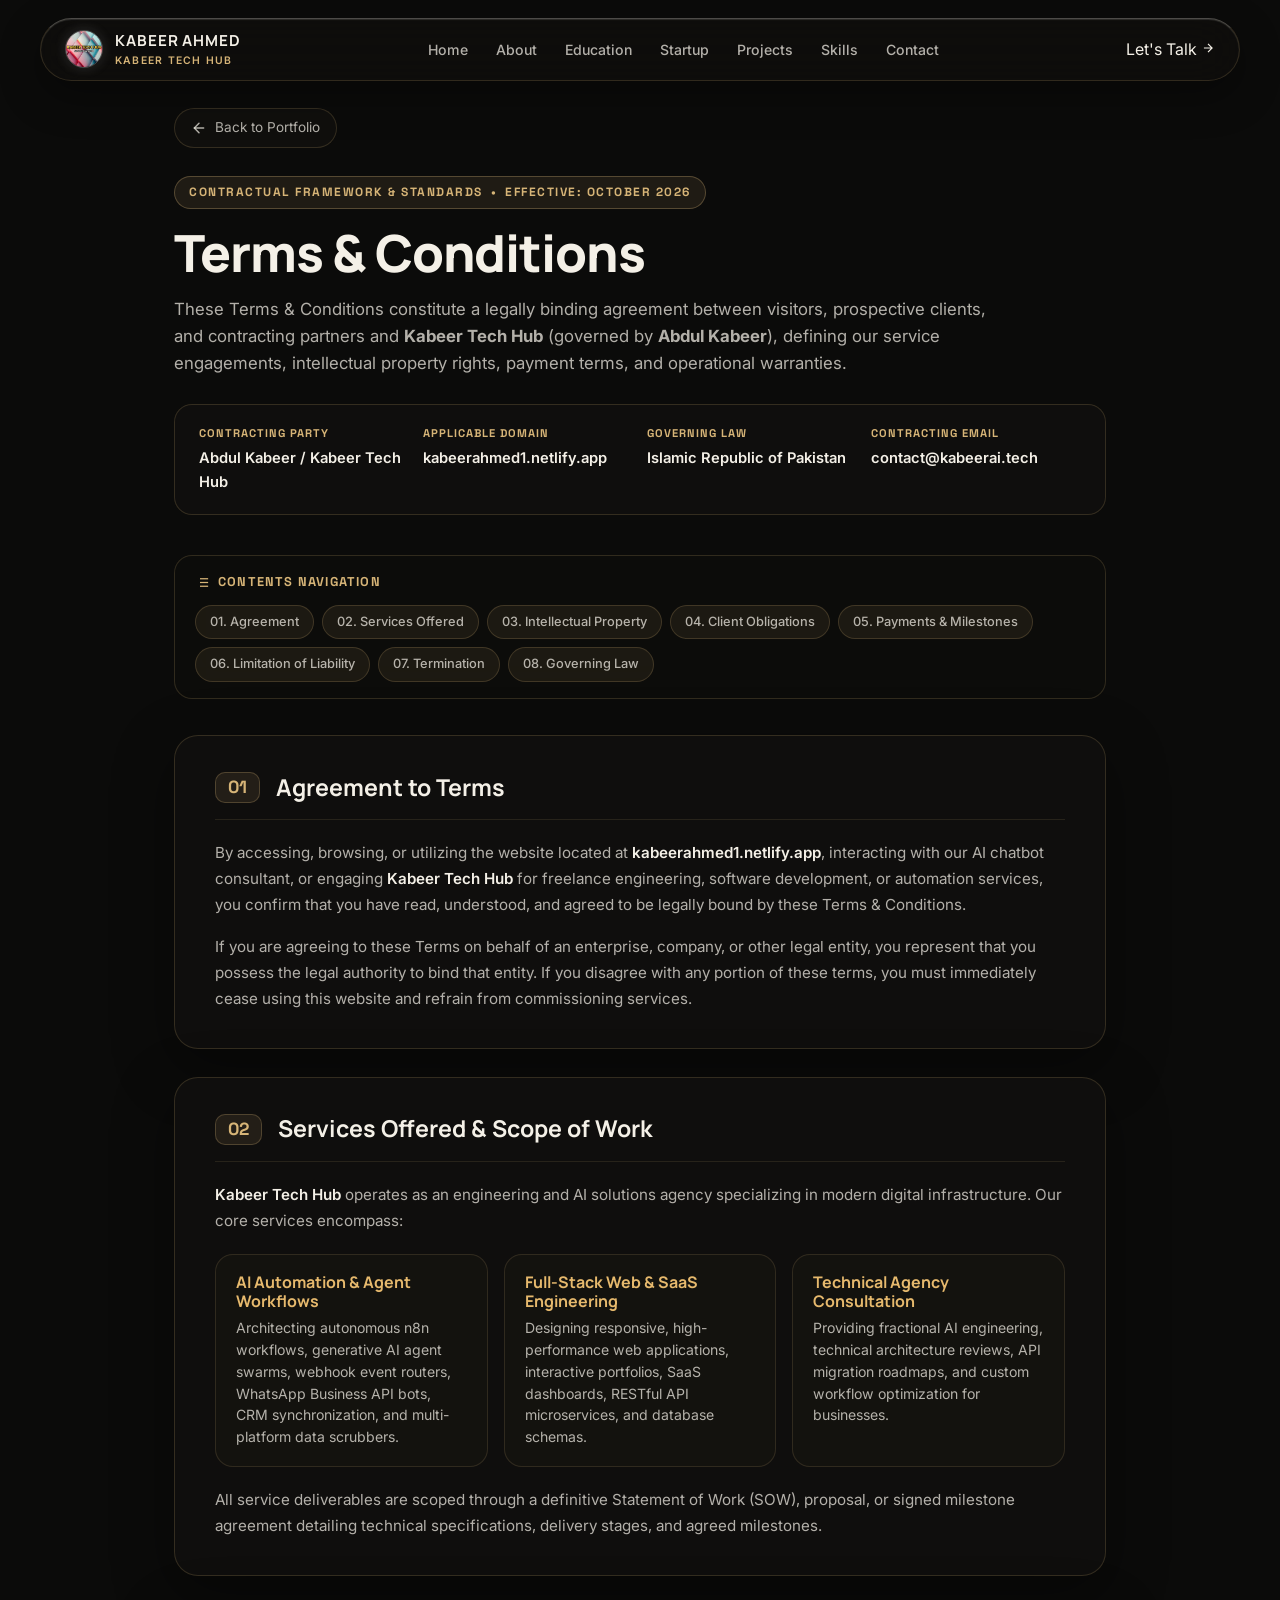
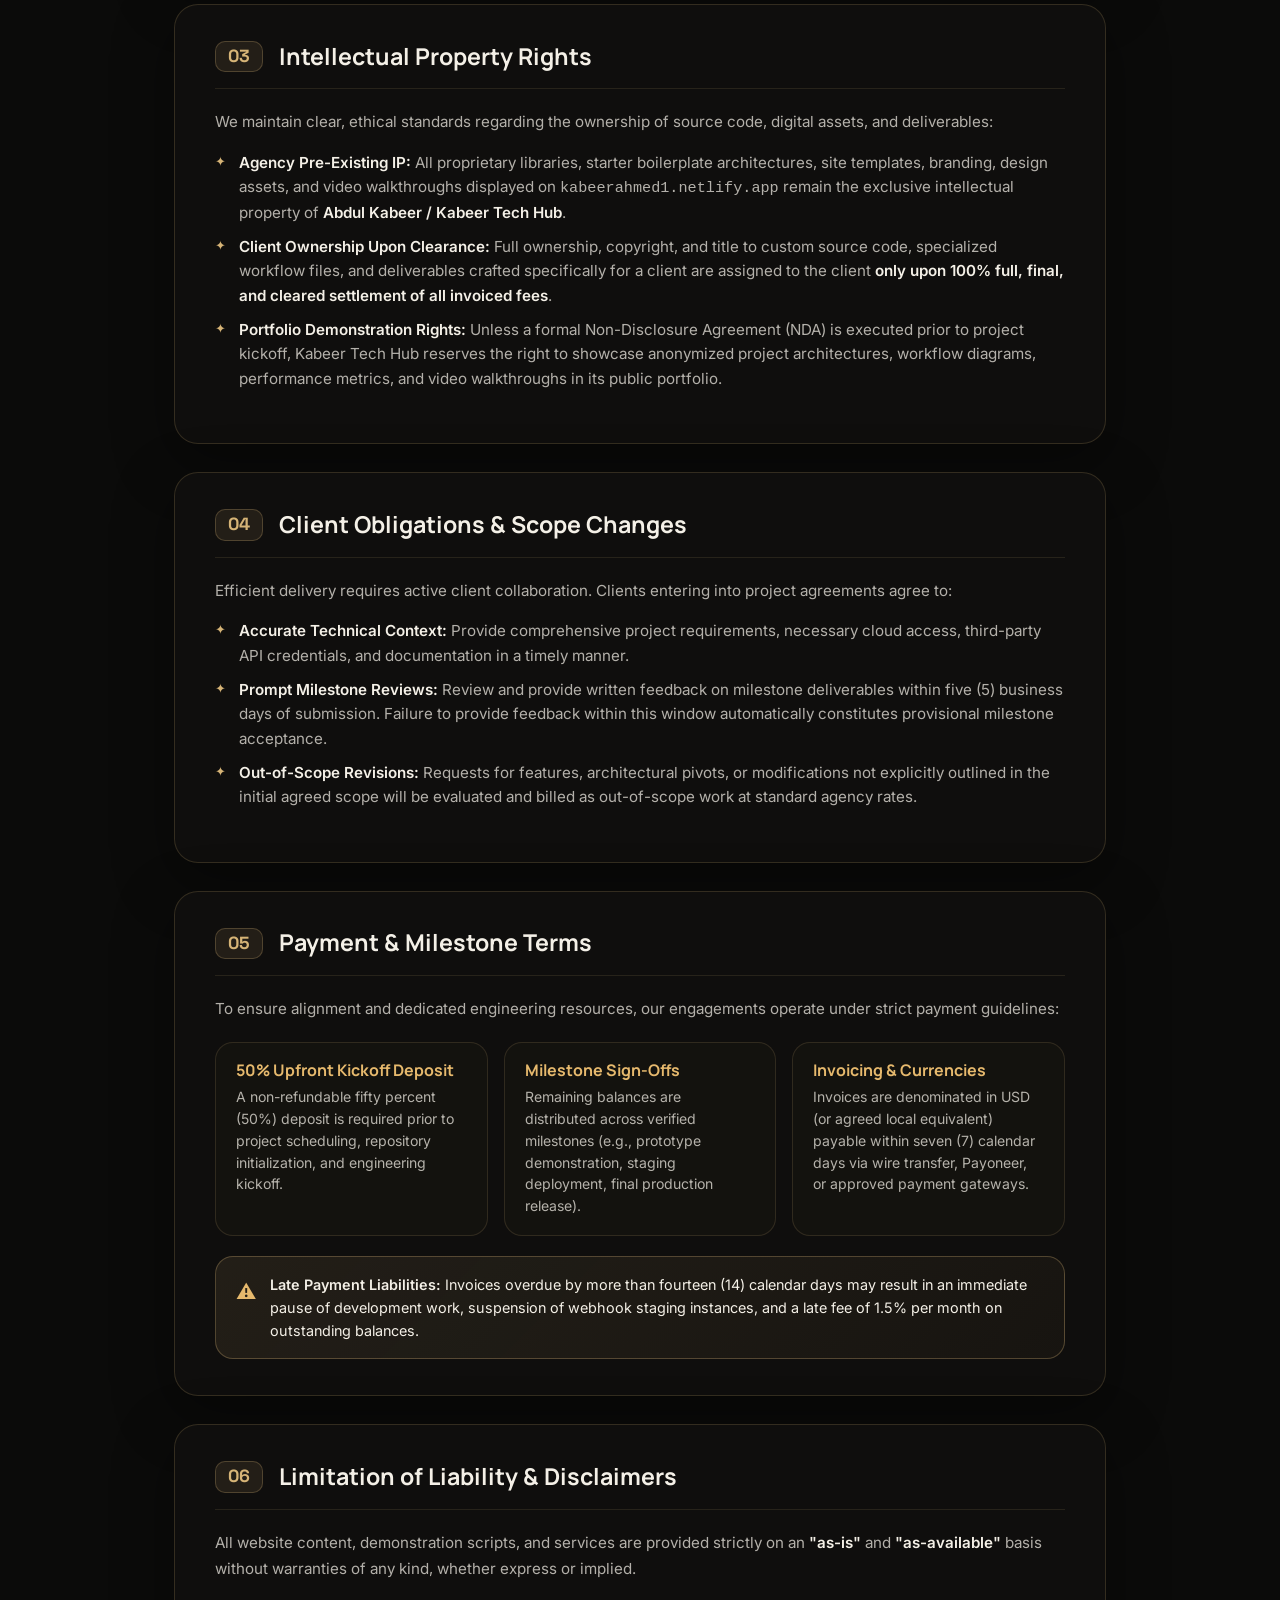
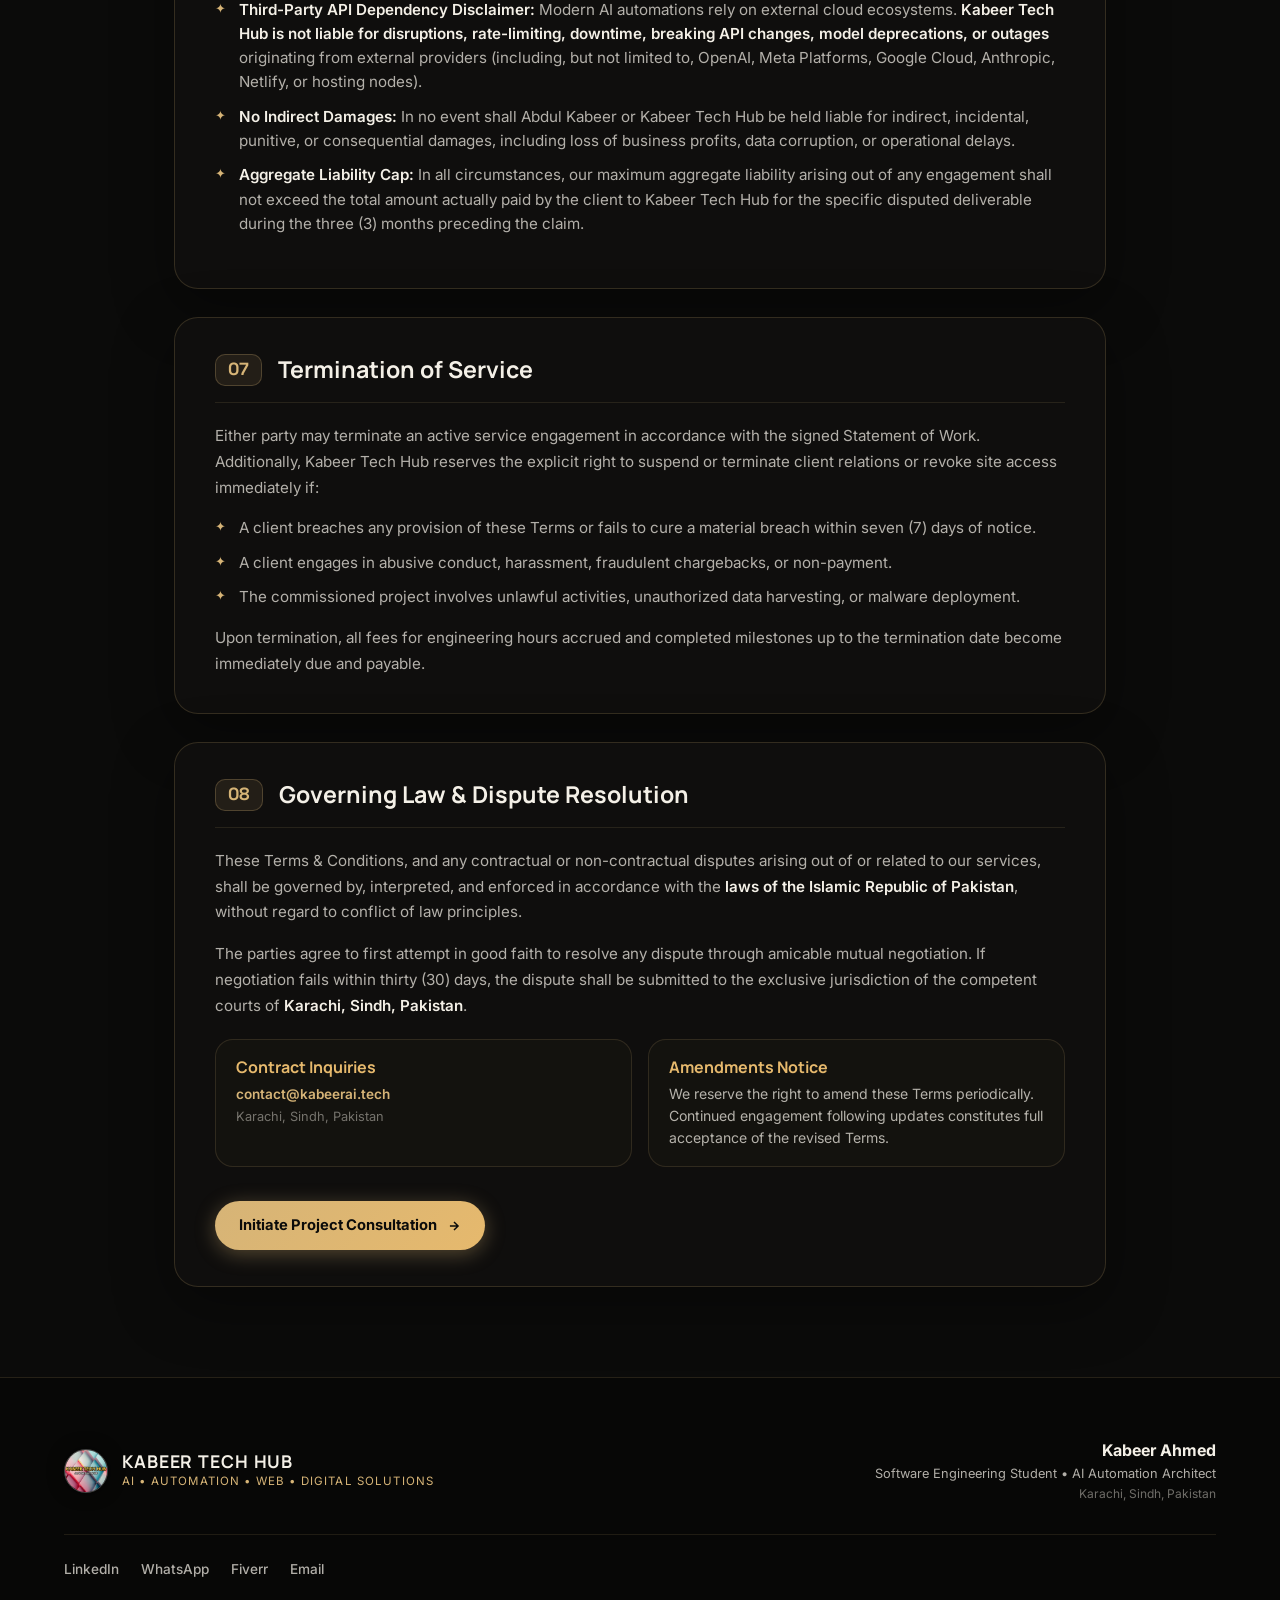
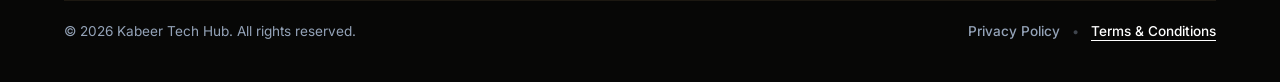
<file: terms-and-conditions/index.html>
<!DOCTYPE html>
<html lang="en">
<head>
  <!-- Google Tag Manager -->
  <script>(function(w,d,s,l,i){w[l]=w[l]||[];w[l].push({'gtm.start':
  new Date().getTime(),event:'gtm.js'});var f=d.getElementsByTagName(s)[0],
  j=d.createElement(s),dl=l!='dataLayer'?'&l='+l:'';j.async=true;j.src=
  'https://www.googletagmanager.com/gtm.js?id='+i+dl;f.parentNode.insertBefore(j,f);
  })(window,document,'script','dataLayer','GTM-KQTKS8S2');</script>
  <!-- End Google Tag Manager -->

  <!-- Google tag (gtag.js) -->
  <script async src="https://www.googletagmanager.com/gtag/js?id=G-CZ4T9GW3C0"></script>
  <script>
    window.dataLayer = window.dataLayer || [];
    function gtag(){dataLayer.push(arguments);}
    gtag('js', new Date());

    gtag('config', 'G-CZ4T9GW3C0');
  </script>

  <meta charset="UTF-8">
  <meta name="viewport" content="width=device-width, initial-scale=1.0">
  <meta name="description" content="Terms & Conditions for Kabeer Tech Hub and kabeerahmed1.netlify.app — Contractual scope, intellectual property, client obligations, milestone payments, and governing law.">
  
  <!-- Google Site Verification (Google Cloud Console & Google Search Console) -->
  <meta name="google-site-verification" content="guzfAJY2IHMY6DXBy7CCVzL11vW_Xj1kzNdT9Yt1AlI" />
  <meta name="google-site-verification" content="Fs4xITOOnbKU0D0FPbjXmHjaKdt203lbn8oOeNmrx_Y">
  
  <title>Terms &amp; Conditions — Kabeer Tech Hub</title>
  
  <!-- Open Graph / Rich Snippet Metadata -->
  <meta property="og:site_name" content="Kabeer Tech Hub">
  <meta property="og:title" content="Terms &amp; Conditions — Kabeer Tech Hub">
  <meta property="og:description" content="Terms &amp; Conditions for Kabeer Tech Hub and kabeerahmed1.netlify.app — Service agreements, intellectual property, and client engagements.">
  <meta property="og:url" content="https://kabeerahmed1.netlify.app/terms-and-conditions">
  <meta property="og:type" content="article">
  <meta property="og:image" content="https://kabeerahmed1.netlify.app/assets/kth_logo.jpg">

  <!-- Favicon & Brand Icons (Google Search Multiples of 48px + SVG + Apple Touch) -->
  <link rel="icon" type="image/x-icon" href="/favicon.ico">
  <link rel="shortcut icon" href="/favicon.ico">
  <link rel="icon" type="image/png" sizes="48x48" href="/assets/favicon-48x48.png">
  <link rel="icon" type="image/png" sizes="96x96" href="/assets/favicon-96x96.png">
  <link rel="icon" type="image/png" sizes="144x144" href="/assets/favicon-144x144.png">
  <link rel="icon" type="image/png" sizes="192x192" href="/assets/icon-192.png">
  <link rel="icon" type="image/png" sizes="512x512" href="/assets/icon-512.png">
  <link rel="icon" type="image/svg+xml" href="/assets/favicon.svg">
  <link rel="apple-touch-icon" sizes="180x180" href="/assets/apple-touch-icon.png">
  
  <!-- Google Fonts -->
  <link rel="preconnect" href="https://fonts.googleapis.com">
  <link rel="preconnect" href="https://fonts.gstatic.com" crossorigin>
  <link href="https://fonts.googleapis.com/css2?family=Caveat:wght@600;700&family=Inter:wght@300;400;500;600;700&family=Manrope:wght@400;500;600;700;800&family=Space+Grotesk:wght@500;600;700&display=swap" rel="stylesheet">
  
  <link rel="stylesheet" href="/css/styles.css">
</head>
<body class="luxury-theme">
  <!-- Google Tag Manager (noscript) -->
  <noscript><iframe src="https://www.googletagmanager.com/ns.html?id=GTM-KQTKS8S2"
  height="0" width="0" style="display:none;visibility:hidden"></iframe></noscript>
  <!-- End Google Tag Manager (noscript) -->

  <!-- ============================================================
       LAYER 1: CINEMATIC FIXED BACKGROUND VIDEO LAYER
       ============================================================ -->
  <div class="video-background-layer" aria-hidden="true">
    <video id="bg-video" autoplay muted loop playsinline poster="/assets/poster.png">
      <source src="/assets/portfolio.mp4" type="video/mp4">
    </video>
    <div class="video-overlay"></div>
    <div class="video-vignette"></div>
  </div>

  <!-- ============================================================
       FIXED FLOATING NAVIGATION & SCROLL TRACKER
       ============================================================ -->
  <div class="scroll-progress-line" id="scroll-progress-line"></div>

  <header class="nav-wrapper">
    <nav class="floating-nav" id="main-nav" aria-label="Main Navigation">
      <!-- Monogram / Brand -->
      <a href="/#hero" class="nav-brand">
        <img src="/assets/kth_logo.jpg" alt="Kabeer Tech Hub" class="brand-logo-img">
        <div class="brand-text-block">
          <span class="brand-name">KABEER AHMED</span>
          <span class="brand-sub">KABEER TECH HUB</span>
        </div>
      </a>

      <!-- Navigation Links -->
      <ul class="nav-menu" id="nav-menu">
        <li><a href="/#hero" class="nav-link">Home</a></li>
        <li><a href="/#about" class="nav-link">About</a></li>
        <li><a href="/#education" class="nav-link">Education</a></li>
        <li><a href="/#startup" class="nav-link">Startup</a></li>
        <li><a href="/#work" class="nav-link">Projects</a></li>
        <li><a href="/#skills" class="nav-link">Skills</a></li>
        <li><a href="/#contact" class="nav-link">Contact</a></li>
      </ul>

      <!-- Action Button -->
      <div class="nav-actions">
        <a href="/#contact" class="nav-cta-btn">
          <span>Let's Talk</span>
          <svg width="14" height="14" viewBox="0 0 24 24" fill="none" stroke="currentColor" stroke-width="2"><path d="M5 12h14M12 5l7 7-7 7"/></svg>
        </a>
      </div>
    </nav>
  </header>

  <!-- ============================================================
       MAIN CONTENT: TERMS & CONDITIONS ARCHITECTURE
       ============================================================ -->
  <main class="legal-page-main">
    <div class="legal-container">

      <!-- Breadcrumb Return Link -->
      <a href="/#hero" class="legal-breadcrumb">
        <svg width="16" height="16" viewBox="0 0 24 24" fill="none" stroke="currentColor" stroke-width="2.2" stroke-linecap="round" stroke-linejoin="round"><line x1="19" y1="12" x2="5" y2="12"></line><polyline points="12 19 5 12 12 5"></polyline></svg>
        <span>Back to Portfolio</span>
      </a>

      <!-- Hero Header -->
      <header class="legal-hero-header">
        <div class="legal-badge">
          <span>Contractual Framework &amp; Standards</span>
          <span>•</span>
          <span>Effective: October 2026</span>
        </div>
        <h1 class="legal-title">Terms &amp; Conditions</h1>
        <p class="legal-subtitle">
          These Terms &amp; Conditions constitute a legally binding agreement between visitors, prospective clients, and contracting partners and <strong>Kabeer Tech Hub</strong> (governed by <strong>Abdul Kabeer</strong>), defining our service engagements, intellectual property rights, payment terms, and operational warranties.
        </p>

        <!-- Metadata Summary Box -->
        <div class="legal-metadata-grid">
          <div class="meta-item">
            <span class="meta-label">Contracting Party</span>
            <span class="meta-value">Abdul Kabeer / Kabeer Tech Hub</span>
          </div>
          <div class="meta-item">
            <span class="meta-label">Applicable Domain</span>
            <span class="meta-value">kabeerahmed1.netlify.app</span>
          </div>
          <div class="meta-item">
            <span class="meta-label">Governing Law</span>
            <span class="meta-value">Islamic Republic of Pakistan</span>
          </div>
          <div class="meta-item">
            <span class="meta-label">Contracting Email</span>
            <span class="meta-value">contact@kabeerai.tech</span>
          </div>
        </div>
      </header>

      <!-- Table of Contents Quick Nav -->
      <nav class="legal-toc-bar" aria-label="Table of Contents">
        <div class="legal-toc-title">
          <svg width="15" height="15" viewBox="0 0 24 24" fill="none" stroke="currentColor" stroke-width="2"><line x1="8" y1="6" x2="21" y2="6"></line><line x1="8" y1="12" x2="21" y2="12"></line><line x1="8" y1="18" x2="21" y2="18"></line><line x1="3" y1="6" x2="3.01" y2="6"></line><line x1="3" y1="12" x2="3.01" y2="12"></line><line x1="3" y1="18" x2="3.01" y2="18"></line></svg>
          <span>Contents Navigation</span>
        </div>
        <div class="legal-toc-pills">
          <a href="#term-agreement" class="legal-toc-pill">01. Agreement</a>
          <a href="#term-services" class="legal-toc-pill">02. Services Offered</a>
          <a href="#term-ip" class="legal-toc-pill">03. Intellectual Property</a>
          <a href="#term-obligations" class="legal-toc-pill">04. Client Obligations</a>
          <a href="#term-payments" class="legal-toc-pill">05. Payments &amp; Milestones</a>
          <a href="#term-liability" class="legal-toc-pill">06. Limitation of Liability</a>
          <a href="#term-termination" class="legal-toc-pill">07. Termination</a>
          <a href="#term-governing" class="legal-toc-pill">08. Governing Law</a>
        </div>
      </nav>

      <!-- Legal Content Stack -->
      <div class="legal-content-stack">

        <!-- 01. Agreement to Terms -->
        <section class="legal-card" id="term-agreement">
          <div class="legal-card-header">
            <span class="legal-card-num">01</span>
            <h2 class="legal-card-title">Agreement to Terms</h2>
          </div>
          <div class="legal-card-body">
            <p>
              By accessing, browsing, or utilizing the website located at <strong>kabeerahmed1.netlify.app</strong>, interacting with our AI chatbot consultant, or engaging <strong>Kabeer Tech Hub</strong> for freelance engineering, software development, or automation services, you confirm that you have read, understood, and agreed to be legally bound by these Terms &amp; Conditions.
            </p>
            <p>
              If you are agreeing to these Terms on behalf of an enterprise, company, or other legal entity, you represent that you possess the legal authority to bind that entity. If you disagree with any portion of these terms, you must immediately cease using this website and refrain from commissioning services.
            </p>
          </div>
        </section>

        <!-- 02. Services Offered -->
        <section class="legal-card" id="term-services">
          <div class="legal-card-header">
            <span class="legal-card-num">02</span>
            <h2 class="legal-card-title">Services Offered &amp; Scope of Work</h2>
          </div>
          <div class="legal-card-body">
            <p>
              <strong>Kabeer Tech Hub</strong> operates as an engineering and AI solutions agency specializing in modern digital infrastructure. Our core services encompass:
            </p>

            <div class="legal-sub-grid">
              <div class="legal-sub-card">
                <h3 class="legal-sub-title">AI Automation &amp; Agent Workflows</h3>
                <p>
                  Architecting autonomous n8n workflows, generative AI agent swarms, webhook event routers, WhatsApp Business API bots, CRM synchronization, and multi-platform data scrubbers.
                </p>
              </div>

              <div class="legal-sub-card">
                <h3 class="legal-sub-title">Full-Stack Web &amp; SaaS Engineering</h3>
                <p>
                  Designing responsive, high-performance web applications, interactive portfolios, SaaS dashboards, RESTful API microservices, and database schemas.
                </p>
              </div>

              <div class="legal-sub-card">
                <h3 class="legal-sub-title">Technical Agency Consultation</h3>
                <p>
                  Providing fractional AI engineering, technical architecture reviews, API migration roadmaps, and custom workflow optimization for businesses.
                </p>
              </div>
            </div>

            <p>
              All service deliverables are scoped through a definitive Statement of Work (SOW), proposal, or signed milestone agreement detailing technical specifications, delivery stages, and agreed milestones.
            </p>
          </div>
        </section>

        <!-- 03. Intellectual Property Rights -->
        <section class="legal-card" id="term-ip">
          <div class="legal-card-header">
            <span class="legal-card-num">03</span>
            <h2 class="legal-card-title">Intellectual Property Rights</h2>
          </div>
          <div class="legal-card-body">
            <p>
              We maintain clear, ethical standards regarding the ownership of source code, digital assets, and deliverables:
            </p>
            <ul class="legal-highlight-list">
              <li><strong>Agency Pre-Existing IP:</strong> All proprietary libraries, starter boilerplate architectures, site templates, branding, design assets, and video walkthroughs displayed on <code>kabeerahmed1.netlify.app</code> remain the exclusive intellectual property of <strong>Abdul Kabeer / Kabeer Tech Hub</strong>.</li>
              <li><strong>Client Ownership Upon Clearance:</strong> Full ownership, copyright, and title to custom source code, specialized workflow files, and deliverables crafted specifically for a client are assigned to the client <strong>only upon 100% full, final, and cleared settlement of all invoiced fees</strong>.</li>
              <li><strong>Portfolio Demonstration Rights:</strong> Unless a formal Non-Disclosure Agreement (NDA) is executed prior to project kickoff, Kabeer Tech Hub reserves the right to showcase anonymized project architectures, workflow diagrams, performance metrics, and video walkthroughs in its public portfolio.</li>
            </ul>
          </div>
        </section>

        <!-- 04. Client Obligations & Scope Changes -->
        <section class="legal-card" id="term-obligations">
          <div class="legal-card-header">
            <span class="legal-card-num">04</span>
            <h2 class="legal-card-title">Client Obligations &amp; Scope Changes</h2>
          </div>
          <div class="legal-card-body">
            <p>
              Efficient delivery requires active client collaboration. Clients entering into project agreements agree to:
            </p>
            <ul class="legal-highlight-list">
              <li><strong>Accurate Technical Context:</strong> Provide comprehensive project requirements, necessary cloud access, third-party API credentials, and documentation in a timely manner.</li>
              <li><strong>Prompt Milestone Reviews:</strong> Review and provide written feedback on milestone deliverables within five (5) business days of submission. Failure to provide feedback within this window automatically constitutes provisional milestone acceptance.</li>
              <li><strong>Out-of-Scope Revisions:</strong> Requests for features, architectural pivots, or modifications not explicitly outlined in the initial agreed scope will be evaluated and billed as out-of-scope work at standard agency rates.</li>
            </ul>
          </div>
        </section>

        <!-- 05. Payment & Milestone Terms -->
        <section class="legal-card" id="term-payments">
          <div class="legal-card-header">
            <span class="legal-card-num">05</span>
            <h2 class="legal-card-title">Payment &amp; Milestone Terms</h2>
          </div>
          <div class="legal-card-body">
            <p>To ensure alignment and dedicated engineering resources, our engagements operate under strict payment guidelines:</p>
            <div class="legal-sub-grid">
              <div class="legal-sub-card">
                <h3 class="legal-sub-title">50% Upfront Kickoff Deposit</h3>
                <p>
                  A non-refundable fifty percent (50%) deposit is required prior to project scheduling, repository initialization, and engineering kickoff.
                </p>
              </div>

              <div class="legal-sub-card">
                <h3 class="legal-sub-title">Milestone Sign-Offs</h3>
                <p>
                  Remaining balances are distributed across verified milestones (e.g., prototype demonstration, staging deployment, final production release).
                </p>
              </div>

              <div class="legal-sub-card">
                <h3 class="legal-sub-title">Invoicing &amp; Currencies</h3>
                <p>
                  Invoices are denominated in USD (or agreed local equivalent) payable within seven (7) calendar days via wire transfer, Payoneer, or approved payment gateways.
                </p>
              </div>
            </div>

            <div class="legal-callout-box">
              <span class="legal-callout-icon">⚠</span>
              <div class="legal-callout-text">
                <strong>Late Payment Liabilities:</strong> Invoices overdue by more than fourteen (14) calendar days may result in an immediate pause of development work, suspension of webhook staging instances, and a late fee of 1.5% per month on outstanding balances.
              </div>
            </div>
          </div>
        </section>

        <!-- 06. Limitation of Liability -->
        <section class="legal-card" id="term-liability">
          <div class="legal-card-header">
            <span class="legal-card-num">06</span>
            <h2 class="legal-card-title">Limitation of Liability &amp; Disclaimers</h2>
          </div>
          <div class="legal-card-body">
            <p>
              All website content, demonstration scripts, and services are provided strictly on an <strong>"as-is"</strong> and <strong>"as-available"</strong> basis without warranties of any kind, whether express or implied.
            </p>
            <ul class="legal-highlight-list">
              <li><strong>Third-Party API Dependency Disclaimer:</strong> Modern AI automations rely on external cloud ecosystems. <strong>Kabeer Tech Hub is not liable for disruptions, rate-limiting, downtime, breaking API changes, model deprecations, or outages</strong> originating from external providers (including, but not limited to, OpenAI, Meta Platforms, Google Cloud, Anthropic, Netlify, or hosting nodes).</li>
              <li><strong>No Indirect Damages:</strong> In no event shall Abdul Kabeer or Kabeer Tech Hub be held liable for indirect, incidental, punitive, or consequential damages, including loss of business profits, data corruption, or operational delays.</li>
              <li><strong>Aggregate Liability Cap:</strong> In all circumstances, our maximum aggregate liability arising out of any engagement shall not exceed the total amount actually paid by the client to Kabeer Tech Hub for the specific disputed deliverable during the three (3) months preceding the claim.</li>
            </ul>
          </div>
        </section>

        <!-- 07. Termination of Service -->
        <section class="legal-card" id="term-termination">
          <div class="legal-card-header">
            <span class="legal-card-num">07</span>
            <h2 class="legal-card-title">Termination of Service</h2>
          </div>
          <div class="legal-card-body">
            <p>
              Either party may terminate an active service engagement in accordance with the signed Statement of Work. Additionally, Kabeer Tech Hub reserves the explicit right to suspend or terminate client relations or revoke site access immediately if:
            </p>
            <ul class="legal-highlight-list">
              <li>A client breaches any provision of these Terms or fails to cure a material breach within seven (7) days of notice.</li>
              <li>A client engages in abusive conduct, harassment, fraudulent chargebacks, or non-payment.</li>
              <li>The commissioned project involves unlawful activities, unauthorized data harvesting, or malware deployment.</li>
            </ul>
            <p>
              Upon termination, all fees for engineering hours accrued and completed milestones up to the termination date become immediately due and payable.
            </p>
          </div>
        </section>

        <!-- 08. Governing Law -->
        <section class="legal-card" id="term-governing">
          <div class="legal-card-header">
            <span class="legal-card-num">08</span>
            <h2 class="legal-card-title">Governing Law &amp; Dispute Resolution</h2>
          </div>
          <div class="legal-card-body">
            <p>
              These Terms &amp; Conditions, and any contractual or non-contractual disputes arising out of or related to our services, shall be governed by, interpreted, and enforced in accordance with the <strong>laws of the Islamic Republic of Pakistan</strong>, without regard to conflict of law principles.
            </p>
            <p>
              The parties agree to first attempt in good faith to resolve any dispute through amicable mutual negotiation. If negotiation fails within thirty (30) days, the dispute shall be submitted to the exclusive jurisdiction of the competent courts of <strong>Karachi, Sindh, Pakistan</strong>.
            </p>

            <div class="legal-sub-grid">
              <div class="legal-sub-card">
                <h3 class="legal-sub-title">Contract Inquiries</h3>
                <p>
                  <a href="mailto:contact@kabeerai.tech" class="legal-link" style="color: var(--gold-champagne); font-weight: 600;">contact@kabeerai.tech</a><br>
                  <span style="font-size: 0.8rem; color: var(--text-muted);">Karachi, Sindh, Pakistan</span>
                </p>
              </div>

              <div class="legal-sub-card">
                <h3 class="legal-sub-title">Amendments Notice</h3>
                <p>
                  We reserve the right to amend these Terms periodically. Continued engagement following updates constitutes full acceptance of the revised Terms.
                </p>
              </div>
            </div>

            <a href="/#contact" class="legal-contact-btn">
              <span>Initiate Project Consultation</span>
              <svg width="14" height="14" viewBox="0 0 24 24" fill="none" stroke="currentColor" stroke-width="2.5"><path d="M5 12h14M12 5l7 7-7 7"/></svg>
            </a>
          </div>
        </section>

      </div>
    </div>
  </main>

  <!-- ============================================================
       LAYER 4: MINIMAL LUXURY FOOTER
       ============================================================ -->
  <footer class="site-footer">
    <div class="container footer-content">
      
      <!-- Top Brand Row -->
      <div class="footer-top">
        <div class="footer-brand">
          <img src="/assets/kth_logo.jpg" alt="Kabeer Tech Hub" class="footer-logo-img">
          <div>
            <h4 class="footer-brand-title">KABEER TECH HUB</h4>
            <p class="footer-brand-tagline">AI • AUTOMATION • WEB • DIGITAL SOLUTIONS</p>
          </div>
        </div>
        
        <div class="footer-founder-info">
          <span class="founder-name">Kabeer Ahmed</span>
          <span class="founder-title">Software Engineering Student • AI Automation Architect</span>
          <span class="founder-location">Karachi, Sindh, Pakistan</span>
        </div>
      </div>

      <!-- Footer Divider -->
      <div class="footer-line"></div>

      <!-- Bottom Social Links -->
      <div class="footer-bottom">
        <div class="footer-social-links">
          <a href="https://www.linkedin.com/in/kabeer-ahmed-275b7b20b" target="_blank" rel="noopener noreferrer" class="social-link">LinkedIn</a>
          <a href="https://wa.me/923126098241" target="_blank" rel="noopener noreferrer" class="social-link">WhatsApp</a>
          <a href="https://www.fiverr.com/s/xrrwRwa" target="_blank" rel="noopener noreferrer" class="social-link">Fiverr</a>
          <a href="mailto:kb57goodplayer@gmail.com" class="social-link">Email</a>
        </div>
      </div>

      <!-- Legal Sub-Bar -->
      <div class="footer-legal-bar">
        <p class="copyright">
          &copy; 2026 Kabeer Tech Hub. All rights reserved.
        </p>
        <div class="footer-legal-links">
          <a href="/privacy-policy" class="legal-link">Privacy Policy</a>
          <span class="legal-divider" aria-hidden="true">•</span>
          <a href="/terms-and-conditions" class="legal-link" style="color: #ffffff; text-decoration: underline; text-underline-offset: 4px;">Terms &amp; Conditions</a>
        </div>
      </div>

    </div>
  </footer>

  <script src="/js/app.js"></script>
</body>
</html>
</file>
<file: css/styles.css>
/* ==========================================================================
   KABEER AHMED — LUXURY CINEMATIC GLASSMORPHIC PORTFOLIO
   Art Direction: Dark Charcoal, Champagne Gold, Soft Amber, Warm Ivory
   ========================================================================== */

:root {
  /* Core Color System */
  --bg-dark: #0B0B0A;
  --bg-near-black: #11110F;
  --bg-deep-charcoal: #080807;
  
  --text-ivory: #F4F0E7;
  --text-subtle: rgba(244, 240, 231, 0.72);
  --text-muted: rgba(244, 240, 231, 0.44);
  
  --gold-champagne: #D6B477;
  --gold-amber: #E6B96D;
  --gold-bronze: #9B7950;
  --gold-glow: rgba(214, 180, 119, 0.25);
  --gold-glow-intense: rgba(230, 185, 109, 0.45);
  
  /* Glassmorphism System */
  --glass-bg: rgba(18, 17, 15, 0.62);
  --glass-bg-hover: rgba(24, 23, 20, 0.75);
  --glass-bg-subtle: rgba(18, 17, 15, 0.45);
  --glass-border: rgba(214, 180, 119, 0.18);
  --glass-border-light: rgba(244, 240, 231, 0.28);
  --glass-border-active: rgba(214, 180, 119, 0.55);
  --glass-shadow: 0 18px 60px rgba(0, 0, 0, 0.38);
  --glass-shadow-hover: 0 24px 70px rgba(0, 0, 0, 0.55), 0 0 30px rgba(214, 180, 119, 0.15);
  --glass-inner-bevel: inset 0 1px 1px rgba(244, 240, 231, 0.15);
  --glass-blur: 24px;
  
  /* Layout & Sizing */
  --radius-sm: 10px;
  --radius-md: 18px;
  --radius-lg: 24px;
  --radius-full: 9999px;
  
  --container-max: 1200px;
  --nav-height: 72px;
}

/* --------------------------------------------------------------------------
   Reset & Base Styles
   -------------------------------------------------------------------------- */
*, *::before, *::after {
  box-sizing: border-box;
  margin: 0;
  padding: 0;
}

html {
  scroll-behavior: smooth;
  font-family: 'Inter', -apple-system, BlinkMacSystemFont, 'Segoe UI', Roboto, sans-serif;
  background-color: var(--bg-dark);
  color: var(--text-ivory);
  overflow-x: hidden;
  text-rendering: optimizeLegibility;
  -webkit-font-smoothing: antialiased;
}

body {
  position: relative;
  min-height: 100vh;
  background-color: var(--bg-dark);
  color: var(--text-ivory);
  line-height: 1.6;
  overflow-x: hidden;
}

::selection {
  background: rgba(214, 180, 119, 0.35);
  color: #ffffff;
}

a {
  color: inherit;
  text-decoration: none;
  transition: all 0.25s ease;
}

button {
  font-family: inherit;
  border: none;
  background: none;
  cursor: pointer;
}

img, video {
  max-width: 100%;
  display: block;
}

/* --------------------------------------------------------------------------
   LAYER 1 & 2: CINEMATIC FIXED BACKGROUND VIDEO & OVERLAY
   -------------------------------------------------------------------------- */
.video-background-layer {
  position: fixed;
  inset: 0;
  width: 100vw;
  height: 100vh;
  z-index: -10;
  pointer-events: none;
  overflow: hidden;
  background-color: var(--bg-dark);
}

#bg-video {
  width: 100%;
  height: 100%;
  object-fit: cover;
  object-position: center;
  filter: brightness(0.85) contrast(1.06);
  transform: scale(1.02); /* Prevents edge subpixel gaps */
}

/* Dark Charcoal + Amber Color Grading Overlay */
.video-overlay {
  position: absolute;
  inset: 0;
  background: linear-gradient(
    180deg,
    rgba(8, 8, 7, 0.65) 0%,
    rgba(11, 11, 10, 0.74) 50%,
    rgba(8, 8, 7, 0.82) 100%
  );
  backdrop-filter: blur(2px);
  -webkit-backdrop-filter: blur(2px);
}

/* Soft Vignette & Subtle Warm Amber Ambient Gradient */
.video-vignette {
  position: absolute;
  inset: 0;
  background: radial-gradient(
    circle at 50% 50%,
    rgba(214, 180, 119, 0.02) 20%,
    rgba(6, 6, 5, 0.55) 75%,
    rgba(4, 4, 3, 0.88) 100%
  );
  pointer-events: none;
}

/* Ambient Subtle Glowing Orbs (Deep atmospheric illumination) */
.ambient-glow {
  position: fixed;
  border-radius: 50%;
  filter: blur(140px);
  pointer-events: none;
  z-index: -5;
  opacity: 0.35;
}

.glow-top {
  width: 600px;
  height: 600px;
  background: radial-gradient(circle, rgba(214, 180, 119, 0.22) 0%, rgba(214, 180, 119, 0) 70%);
  top: -150px;
  right: -100px;
}

.glow-mid {
  width: 700px;
  height: 700px;
  background: radial-gradient(circle, rgba(230, 185, 109, 0.16) 0%, rgba(155, 121, 80, 0) 70%);
  top: 55%;
  left: -200px;
}

/* --------------------------------------------------------------------------
   LAYER 5: FLOATING NAVIGATION BAR & SCROLL LINE
   -------------------------------------------------------------------------- */
.scroll-progress-line {
  position: fixed;
  top: 0;
  left: 0;
  height: 2px;
  width: 0%;
  background: linear-gradient(90deg, var(--gold-champagne), var(--gold-amber));
  box-shadow: 0 0 10px var(--gold-amber);
  z-index: 1000;
  transition: width 0.1s cubic-bezier(0.1, 0.7, 0.1, 1);
}

.nav-wrapper {
  position: fixed;
  top: 18px;
  left: 0;
  right: 0;
  display: flex;
  justify-content: center;
  z-index: 999;
  padding: 0 20px;
}

.floating-nav {
  display: flex;
  align-items: center;
  justify-content: space-between;
  width: 100%;
  max-width: var(--container-max);
  padding: 10px 24px;
  background: rgba(18, 17, 15, 0.52);
  -webkit-backdrop-filter: blur(var(--glass-blur)) saturate(120%);
  backdrop-filter: blur(var(--glass-blur)) saturate(120%);
  border: 1px solid var(--glass-border);
  border-top: 1px solid var(--glass-border-light);
  border-radius: var(--radius-full);
  box-shadow: 0 14px 40px rgba(0, 0, 0, 0.35), var(--glass-inner-bevel);
  transition: all 0.35s cubic-bezier(0.16, 1, 0.3, 1);
}

.floating-nav.scrolled {
  background: rgba(14, 13, 11, 0.85);
  border-color: rgba(214, 180, 119, 0.3);
  box-shadow: 0 18px 50px rgba(0, 0, 0, 0.55), var(--glass-inner-bevel);
  padding: 8px 22px;
}

/* Brand Wordmark */
.nav-brand {
  display: flex;
  align-items: center;
  gap: 12px;
}

.brand-monogram,
.brand-logo-img {
  display: flex;
  align-items: center;
  justify-content: center;
  width: 38px;
  height: 38px;
  object-fit: cover;
  border-radius: 50%;
  aspect-ratio: 1 / 1;
  overflow: hidden;
  background: transparent;
  border: 1.5px solid rgba(255, 255, 255, 0.25);
  box-shadow: 0 0 14px rgba(255, 255, 255, 0.15), 0 0 8px rgba(0, 0, 0, 0.5);
  transition: transform 0.3s cubic-bezier(0.16, 1, 0.3, 1), box-shadow 0.3s ease;
}

.nav-brand:hover .brand-logo-img,
.nav-brand:hover .brand-monogram {
  transform: scale(1.08);
  box-shadow: 0 0 22px rgba(230, 185, 109, 0.45);
}

.brand-text-block {
  display: flex;
  flex-direction: column;
}

.brand-name {
  font-family: 'Manrope', sans-serif;
  font-size: 0.95rem;
  font-weight: 700;
  letter-spacing: 0.06em;
  color: var(--text-ivory);
}

.brand-sub {
  font-size: 0.65rem;
  font-weight: 600;
  letter-spacing: 0.12em;
  color: var(--gold-champagne);
}

/* Menu Links */
.nav-menu {
  display: flex;
  align-items: center;
  list-style: none;
  gap: 28px;
}

.nav-link {
  font-size: 0.88rem;
  font-weight: 500;
  color: var(--text-subtle);
  position: relative;
  padding: 6px 0;
}

.nav-link:hover {
  color: var(--text-ivory);
}

.nav-link.active {
  color: var(--gold-champagne);
}

.nav-link.active::after {
  content: '';
  position: absolute;
  bottom: 0;
  left: 0;
  width: 100%;
  height: 2px;
  background: var(--gold-champagne);
  border-radius: 2px;
  box-shadow: 0 0 8px var(--gold-champagne);
}

/* Nav Actions */
.nav-actions {
  display: flex;
  align-items: center;
  gap: 12px;
}

.menu-toggle {
  display: none;
  flex-direction: column;
  justify-content: space-between;
  width: 28px;
  height: 20px;
  cursor: pointer;
}

.menu-toggle .bar {
  width: 100%;
  height: 2px;
  background-color: var(--text-ivory);
  border-radius: 2px;
  transition: all 0.3s ease;
}

/* --------------------------------------------------------------------------
   TYPOGRAPHY & BUTTONS
   -------------------------------------------------------------------------- */
h1, h2, h3, h4 {
  font-family: 'Manrope', sans-serif;
  color: var(--text-ivory);
  line-height: 1.2;
}

.text-gold-gradient {
  background: linear-gradient(135deg, #FFFFFF 0%, var(--gold-champagne) 50%, var(--gold-amber) 100%);
  -webkit-background-clip: text;
  -webkit-text-fill-color: transparent;
  filter: drop-shadow(0 0 25px rgba(214, 180, 119, 0.25));
}

.section-tag {
  display: inline-block;
  font-family: 'Space Grotesk', sans-serif;
  font-size: 0.75rem;
  font-weight: 700;
  letter-spacing: 0.18em;
  color: var(--gold-champagne);
  margin-bottom: 12px;
  text-transform: uppercase;
}

.section-title {
  font-size: clamp(2.2rem, 4vw, 3.2rem);
  font-weight: 700;
  letter-spacing: -0.02em;
  margin-bottom: 16px;
}

.section-subtitle {
  font-size: 1.05rem;
  color: var(--text-subtle);
  line-height: 1.7;
  max-width: 640px;
  margin: 0 auto;
}

.section-header {
  margin-bottom: 50px;
}

.text-center {
  text-align: center;
}

.max-w-xl {
  max-width: 640px;
  margin-left: auto;
  margin-right: auto;
}

/* Buttons */
.btn {
  display: inline-flex;
  align-items: center;
  justify-content: center;
  gap: 10px;
  padding: 14px 28px;
  border-radius: var(--radius-full);
  font-size: 0.92rem;
  font-weight: 600;
  letter-spacing: 0.02em;
  transition: all 0.3s cubic-bezier(0.16, 1, 0.3, 1);
  position: relative;
  overflow: hidden;
  cursor: pointer;
}

.btn-sm {
  padding: 9px 20px;
  font-size: 0.82rem;
}

.btn-gold {
  background: linear-gradient(135deg, var(--gold-champagne) 0%, var(--gold-amber) 100%);
  color: #0B0B0A;
  box-shadow: 0 10px 30px rgba(214, 180, 119, 0.25), inset 0 1px 1px rgba(255, 255, 255, 0.5);
  font-weight: 700;
}

.btn-gold:hover {
  transform: translateY(-2px);
  box-shadow: 0 15px 40px rgba(214, 180, 119, 0.4), inset 0 1px 2px rgba(255, 255, 255, 0.7);
  filter: brightness(1.05);
}

.btn-glass {
  background: rgba(244, 240, 231, 0.06);
  border: 1px solid var(--glass-border);
  color: var(--text-ivory);
  backdrop-filter: blur(12px);
  -webkit-backdrop-filter: blur(12px);
}

.btn-glass:hover {
  background: rgba(244, 240, 231, 0.12);
  border-color: var(--gold-champagne);
  transform: translateY(-2px);
  color: #ffffff;
}

.btn-block {
  width: 100%;
}

/* --------------------------------------------------------------------------
   GLASSMORPHISM PANELS & CARDS FORMULA
   -------------------------------------------------------------------------- */
.glass-panel {
  background: var(--glass-bg);
  -webkit-backdrop-filter: blur(var(--glass-blur)) saturate(115%);
  backdrop-filter: blur(var(--glass-blur)) saturate(115%);
  border: 1px solid var(--glass-border);
  border-top: 1px solid var(--glass-border-light);
  border-radius: var(--radius-lg);
  box-shadow: var(--glass-shadow), var(--glass-inner-bevel);
  transition: all 0.35s cubic-bezier(0.16, 1, 0.3, 1);
}

.glass-panel:hover {
  border-color: var(--glass-border-active);
  box-shadow: var(--glass-shadow-hover), var(--glass-inner-bevel);
}

.glass-panel-subtle {
  background: var(--glass-bg-subtle);
  -webkit-backdrop-filter: blur(18px);
  backdrop-filter: blur(18px);
  border: 1px solid rgba(214, 180, 119, 0.12);
  border-radius: var(--radius-md);
  box-shadow: 0 10px 30px rgba(0, 0, 0, 0.25);
}

.glass-panel-chip {
  background: rgba(18, 17, 15, 0.75);
  -webkit-backdrop-filter: blur(16px);
  backdrop-filter: blur(16px);
  border: 1px solid rgba(214, 180, 119, 0.24);
  border-radius: var(--radius-full);
  box-shadow: 0 8px 24px rgba(0, 0, 0, 0.4), inset 0 1px 0 rgba(255, 255, 255, 0.15);
}

/* Tag Pills */
.tag-pill {
  display: inline-block;
  font-size: 0.75rem;
  font-weight: 500;
  color: var(--gold-champagne);
  background: rgba(214, 180, 119, 0.08);
  border: 1px solid rgba(214, 180, 119, 0.2);
  padding: 4px 12px;
  border-radius: var(--radius-full);
}

.tag-row {
  display: flex;
  flex-wrap: wrap;
  gap: 8px;
  margin-top: 14px;
}

/* --------------------------------------------------------------------------
   LAYOUT CONTAINER
   -------------------------------------------------------------------------- */
.container {
  width: 100%;
  max-width: var(--container-max);
  margin: 0 auto;
  padding: 0 24px;
}

.content-stream {
  position: relative;
  z-index: 10;
  width: 100%;
}

.section {
  padding: 100px 0;
  position: relative;
}

/* Scroll Entrance Animations */
.reveal-on-scroll {
  opacity: 0;
  transform: translateY(28px);
  transition: opacity 0.75s cubic-bezier(0.16, 1, 0.3, 1), transform 0.75s cubic-bezier(0.16, 1, 0.3, 1);
}

.reveal-on-scroll.revealed {
  opacity: 1;
  transform: translateY(0);
}

.delay-1 {
  transition-delay: 0.15s;
}

/* --------------------------------------------------------------------------
   1. HERO SECTION
   -------------------------------------------------------------------------- */
.hero-section {
  min-height: 100vh;
  display: flex;
  flex-direction: column;
  justify-content: center;
  padding-top: calc(var(--nav-height) + 50px);
  padding-bottom: 40px;
}

.hero-grid {
  display: grid;
  grid-template-columns: 1.15fr 0.85fr;
  align-items: center;
  gap: 60px;
}

.status-badge {
  display: inline-flex;
  align-items: center;
  gap: 10px;
  padding: 6px 16px;
  background: rgba(230, 185, 109, 0.1);
  border: 1px solid rgba(230, 185, 109, 0.25);
  border-radius: var(--radius-full);
  margin-bottom: 20px;
}

.status-dot {
  width: 8px;
  height: 8px;
  background-color: var(--gold-amber);
  border-radius: 50%;
  box-shadow: 0 0 10px var(--gold-amber);
  animation: pulseDot 2s infinite ease-in-out;
}

@keyframes pulseDot {
  0%, 100% { opacity: 1; transform: scale(1); }
  50% { opacity: 0.4; transform: scale(0.85); }
}

.status-text {
  font-size: 0.8rem;
  font-weight: 600;
  letter-spacing: 0.04em;
  color: var(--gold-champagne);
}

.eyebrow-tag {
  display: flex;
  align-items: center;
  gap: 8px;
  font-family: 'Space Grotesk', sans-serif;
  font-size: 0.78rem;
  font-weight: 700;
  letter-spacing: 0.15em;
  color: var(--text-muted);
  margin-bottom: 16px;
}

.eyebrow-tag .sep {
  color: var(--gold-champagne);
}

.hero-heading {
  font-size: clamp(2.8rem, 5.5vw, 4.4rem);
  font-weight: 800;
  letter-spacing: -0.03em;
  line-height: 1.08;
  margin-bottom: 24px;
}

.hero-description {
  font-size: clamp(1.05rem, 1.8vw, 1.2rem);
  color: var(--text-subtle);
  line-height: 1.65;
  margin-bottom: 34px;
  max-width: 580px;
}

.hero-description strong {
  color: var(--text-ivory);
  font-weight: 600;
}

.hero-cta-row {
  display: flex;
  align-items: center;
  gap: 18px;
  margin-bottom: 40px;
}

.hero-meta-bar {
  display: flex;
  align-items: center;
  justify-content: space-between;
  padding: 16px 24px;
  max-width: 580px;
}

.meta-item {
  display: flex;
  flex-direction: column;
}

.meta-num {
  font-family: 'Space Grotesk', sans-serif;
  font-size: 0.95rem;
  font-weight: 700;
  color: var(--text-ivory);
}

.meta-lbl {
  font-size: 0.72rem;
  color: var(--gold-champagne);
  margin-top: 2px;
}

.meta-divider {
  width: 1px;
  height: 28px;
  background-color: rgba(214, 180, 119, 0.2);
}

/* Portrait Stage & Golden Halo */
.portrait-stage {
  position: relative;
  display: flex;
  align-items: center;
  justify-content: center;
  width: 100%;
  aspect-ratio: 1 / 1;
  max-width: 440px;
  margin: 0 auto;
}

/* The Distinctive Champagne Gold Halo */
.halo-ring {
  position: absolute;
  border-radius: 50%;
  pointer-events: none;
  border: 1px solid var(--gold-champagne);
  transition: all 0.5s ease;
}

.halo-ring-outer {
  inset: -12px;
  border-color: rgba(214, 180, 119, 0.35);
  box-shadow: 0 0 60px var(--gold-glow), inset 0 0 40px var(--gold-glow);
  animation: rotateSlow 40s linear infinite;
}

.halo-ring-inner {
  inset: 6px;
  border-color: rgba(230, 185, 109, 0.45);
  box-shadow: 0 0 35px var(--gold-glow-intense);
}

.halo-ambient-glow {
  position: absolute;
  inset: 15%;
  border-radius: 50%;
  background: radial-gradient(circle, rgba(214, 180, 119, 0.35) 0%, rgba(230, 185, 109, 0.1) 60%, transparent 80%);
  filter: blur(40px);
  z-index: 1;
}

@keyframes rotateSlow {
  from { transform: rotate(0deg); }
  to { transform: rotate(360deg); }
}

.portrait-glass-card {
  position: relative;
  width: 82%;
  height: 82%;
  border-radius: 50%;
  overflow: hidden;
  z-index: 2;
  border: 2px solid rgba(214, 180, 119, 0.6);
  box-shadow: 0 20px 50px rgba(0, 0, 0, 0.6);
}

.portrait-img {
  width: 100%;
  height: 100%;
  object-fit: cover;
  object-position: center top;
  transition: transform 0.6s cubic-bezier(0.16, 1, 0.3, 1);
}

.portrait-glass-card:hover .portrait-img {
  transform: scale(1.04);
}

.portrait-vignette {
  position: absolute;
  inset: 0;
  background: radial-gradient(circle, transparent 65%, rgba(11, 11, 10, 0.45) 100%);
  pointer-events: none;
}

/* Floating Technical UI Nodes */
.tech-chip {
  position: absolute;
  z-index: 3;
  display: flex;
  align-items: center;
  gap: 8px;
  padding: 8px 16px;
  font-size: 0.78rem;
  font-weight: 600;
  color: var(--text-ivory);
  letter-spacing: 0.02em;
  white-space: nowrap;
  animation: floatChip 8s ease-in-out infinite alternate;
}

.tech-chip .chip-icon {
  font-size: 0.95rem;
}

.chip-1 { top: 0%; left: -6%; animation-delay: 0s; }
.chip-2 { top: 12%; right: -10%; animation-delay: 1.5s; }
.chip-3 { bottom: 25%; right: -12%; animation-delay: 3s; }
.chip-4 { bottom: -2%; right: 10%; animation-delay: 4.5s; }
.chip-5 { bottom: 8%; left: -12%; animation-delay: 2s; }
.chip-6 { top: 38%; left: -16%; animation-delay: 5s; }

@keyframes floatChip {
  0% { transform: translateY(0px); }
  100% { transform: translateY(-8px); }
}

/* Scroll Hint */
.scroll-indicator {
  display: flex;
  flex-direction: column;
  align-items: center;
  gap: 8px;
  margin-top: auto;
  padding-top: 30px;
  color: var(--text-muted);
  font-size: 0.72rem;
  letter-spacing: 0.2em;
}

.scroll-indicator:hover {
  color: var(--gold-champagne);
}

.mouse-pill {
  width: 22px;
  height: 34px;
  border: 2px solid rgba(214, 180, 119, 0.3);
  border-radius: 12px;
  display: flex;
  justify-content: center;
  padding-top: 6px;
}

.mouse-wheel {
  width: 3px;
  height: 6px;
  background-color: var(--gold-champagne);
  border-radius: 2px;
  animation: wheelScroll 1.8s infinite;
}

@keyframes wheelScroll {
  0% { transform: translateY(0); opacity: 1; }
  100% { transform: translateY(12px); opacity: 0; }
}

/* --------------------------------------------------------------------------
   2. ABOUT ME SECTION
   -------------------------------------------------------------------------- */
.about-grid {
  display: grid;
  grid-template-columns: repeat(3, 1fr);
  gap: 28px;
}

.pillar-card {
  padding: 38px 32px;
  display: flex;
  flex-direction: column;
  position: relative;
}

.pillar-number {
  position: absolute;
  top: 24px;
  right: 28px;
  font-family: 'Space Grotesk', sans-serif;
  font-size: 1.6rem;
  font-weight: 700;
  color: rgba(214, 180, 119, 0.2);
}

.pillar-icon-box {
  width: 48px;
  height: 48px;
  background: rgba(214, 180, 119, 0.1);
  border: 1px solid rgba(214, 180, 119, 0.25);
  border-radius: 14px;
  display: flex;
  align-items: center;
  justify-content: center;
  color: var(--gold-champagne);
  margin-bottom: 24px;
}

.pillar-title {
  font-size: 1.35rem;
  font-weight: 700;
  margin-bottom: 14px;
}

.pillar-desc {
  font-size: 0.95rem;
  color: var(--text-subtle);
  line-height: 1.65;
  margin-bottom: 20px;
}

.pillar-meta {
  margin-top: auto;
  font-size: 0.78rem;
  color: var(--gold-champagne);
  font-weight: 500;
  letter-spacing: 0.05em;
  text-transform: uppercase;
}

.highlight-pillar {
  border-color: rgba(214, 180, 119, 0.35);
  box-shadow: 0 20px 60px rgba(0, 0, 0, 0.4), 0 0 25px rgba(214, 180, 119, 0.1);
}

.about-certs-strip {
  display: flex;
  align-items: center;
  justify-content: center;
  gap: 16px;
  flex-wrap: wrap;
  padding: 18px 28px;
  margin-top: 36px;
}

.certs-label {
  font-family: 'Space Grotesk', sans-serif;
  font-size: 0.78rem;
  font-weight: 700;
  color: var(--gold-champagne);
  letter-spacing: 0.1em;
}

.certs-list {
  display: flex;
  flex-wrap: wrap;
  gap: 12px;
}

.cert-pill {
  font-size: 0.82rem;
  color: var(--text-subtle);
  background: rgba(244, 240, 231, 0.04);
  padding: 4px 14px;
  border-radius: var(--radius-full);
  border: 1px solid rgba(244, 240, 231, 0.1);
}

/* --------------------------------------------------------------------------
   3. EDUCATION TIMELINE
   -------------------------------------------------------------------------- */
.timeline-container {
  padding: 48px;
  position: relative;
}

.timeline-line {
  position: absolute;
  top: 60px;
  bottom: 60px;
  left: 64px;
  width: 2px;
  background: linear-gradient(180deg, var(--gold-champagne) 0%, rgba(214, 180, 119, 0.15) 100%);
}

.timeline-item {
  position: relative;
  display: flex;
  gap: 36px;
  margin-bottom: 44px;
}

.timeline-item:last-child {
  margin-bottom: 0;
}

.timeline-dot-wrap {
  position: relative;
  display: flex;
  justify-content: center;
  width: 32px;
  flex-shrink: 0;
}

.timeline-dot {
  width: 14px;
  height: 14px;
  border-radius: 50%;
  background: var(--bg-dark);
  border: 2px solid var(--gold-champagne);
  box-shadow: 0 0 10px var(--gold-glow);
  margin-top: 4px;
  z-index: 2;
}

.current-dot {
  background: var(--gold-amber);
  box-shadow: 0 0 16px var(--gold-amber);
}

.timeline-content {
  flex: 1;
}

.timeline-meta-row {
  display: flex;
  align-items: center;
  justify-content: space-between;
  margin-bottom: 6px;
}

.timeline-period {
  font-family: 'Space Grotesk', sans-serif;
  font-size: 0.8rem;
  font-weight: 700;
  letter-spacing: 0.08em;
  color: var(--gold-champagne);
}

.current-badge {
  color: var(--gold-amber);
}

.timeline-location {
  font-size: 0.8rem;
  color: var(--text-muted);
}

.timeline-title {
  font-size: 1.35rem;
  font-weight: 700;
  margin-bottom: 4px;
}

.timeline-institution {
  font-size: 1rem;
  font-weight: 500;
  color: var(--text-subtle);
  margin-bottom: 12px;
}

.timeline-desc {
  font-size: 0.95rem;
  color: var(--text-subtle);
  line-height: 1.6;
}

/* --------------------------------------------------------------------------
   4. EXPERIENCE SECTION
   -------------------------------------------------------------------------- */
.experience-grid {
  display: grid;
  grid-template-columns: repeat(3, 1fr);
  gap: 28px;
}

.exp-card {
  padding: 38px 30px;
  display: flex;
  flex-direction: column;
}

.exp-badge {
  font-family: 'Space Grotesk', sans-serif;
  font-size: 0.72rem;
  font-weight: 700;
  letter-spacing: 0.12em;
  color: var(--gold-champagne);
  margin-bottom: 16px;
}

.exp-header {
  margin-bottom: 18px;
}

.exp-role {
  font-size: 1.3rem;
  font-weight: 700;
  margin-bottom: 4px;
}

.exp-org {
  font-size: 0.95rem;
  color: var(--text-subtle);
  font-weight: 500;
}

.exp-dates {
  display: inline-block;
  font-size: 0.78rem;
  color: var(--text-muted);
  margin-top: 4px;
}

.exp-summary {
  font-size: 0.92rem;
  color: var(--text-subtle);
  line-height: 1.6;
  margin-bottom: 18px;
}

.exp-points {
  list-style: none;
  display: flex;
  flex-direction: column;
  gap: 10px;
  margin-bottom: 22px;
}

.exp-points li {
  position: relative;
  padding-left: 18px;
  font-size: 0.88rem;
  color: var(--text-subtle);
  line-height: 1.5;
}

.exp-points li::before {
  content: '✦';
  position: absolute;
  left: 0;
  top: 0;
  font-size: 0.7rem;
  color: var(--gold-champagne);
}

.highlight-card {
  border-color: rgba(214, 180, 119, 0.35);
  box-shadow: 0 20px 60px rgba(0, 0, 0, 0.45), 0 0 25px rgba(214, 180, 119, 0.12);
}

/* --------------------------------------------------------------------------
   5. SKILLS GRID
   -------------------------------------------------------------------------- */
.skills-grid {
  display: grid;
  grid-template-columns: repeat(3, 1fr);
  gap: 24px;
}

.skill-group-card {
  padding: 32px 28px;
  display: flex;
  flex-direction: column;
}

.skill-group-header {
  display: flex;
  align-items: center;
  gap: 12px;
  margin-bottom: 12px;
}

.skill-icon {
  font-size: 1.4rem;
}

.skill-group-header h3 {
  font-size: 1.25rem;
  font-weight: 700;
}

.skill-group-desc {
  font-size: 0.85rem;
  color: var(--text-muted);
  margin-bottom: 20px;
  line-height: 1.5;
}

.skill-pills {
  display: flex;
  flex-wrap: wrap;
  gap: 8px;
}

.skill-pill {
  font-size: 0.8rem;
  padding: 6px 14px;
  background: rgba(244, 240, 231, 0.05);
  border: 1px solid rgba(214, 180, 119, 0.15);
  border-radius: var(--radius-full);
  color: var(--text-subtle);
  transition: all 0.25s ease;
}

.skill-pill:hover {
  background: rgba(214, 180, 119, 0.15);
  border-color: var(--gold-champagne);
  color: #ffffff;
}

/* --------------------------------------------------------------------------
   6. KABEER TECH HUB STARTUP SHOWCASE
   -------------------------------------------------------------------------- */
.startup-showcase-panel {
  padding: 60px;
  border-color: rgba(214, 180, 119, 0.3);
  box-shadow: 0 24px 70px rgba(0, 0, 0, 0.5), 0 0 35px rgba(214, 180, 119, 0.15);
}

.startup-grid {
  display: grid;
  grid-template-columns: 1.1fr 0.9fr;
  gap: 60px;
  align-items: center;
}

.startup-eyebrow {
  display: inline-block;
  font-family: 'Space Grotesk', sans-serif;
  font-size: 0.75rem;
  font-weight: 700;
  letter-spacing: 0.2em;
  color: var(--gold-champagne);
  margin-bottom: 10px;
}

.startup-heading {
  font-size: clamp(2.2rem, 3.5vw, 3rem);
  font-weight: 800;
  margin-bottom: 4px;
}

.startup-subheading {
  font-size: 1.25rem;
  font-weight: 700;
  margin-bottom: 22px;
}

.startup-desc {
  font-size: 1.05rem;
  color: var(--text-subtle);
  line-height: 1.65;
  margin-bottom: 18px;
}

.startup-quote {
  font-style: italic;
  color: var(--text-ivory);
  font-weight: 500;
  margin-bottom: 24px;
  padding-left: 14px;
  border-left: 2px solid var(--gold-champagne);
}

.startup-meta-tags {
  display: flex;
  flex-wrap: wrap;
  gap: 8px;
  margin-bottom: 30px;
}

.startup-visual-wrap {
  display: flex;
  flex-direction: column;
  align-items: center;
  gap: 30px;
}

.startup-logo-container {
  width: 100%;
  max-width: 380px;
  border-radius: var(--radius-lg);
  overflow: hidden;
  border: 1px solid rgba(214, 180, 119, 0.3);
  box-shadow: 0 16px 40px rgba(0, 0, 0, 0.5);
}

.startup-brand-img {
  width: 100%;
  height: auto;
  display: block;
}

.connected-services-map {
  display: grid;
  grid-template-columns: repeat(2, 1fr);
  gap: 16px;
  width: 100%;
}

.service-node {
  position: relative;
  display: flex;
  align-items: center;
  gap: 10px;
  padding: 12px 18px;
  background: rgba(18, 17, 15, 0.7);
  border: 1px solid rgba(214, 180, 119, 0.2);
  border-radius: var(--radius-md);
  font-size: 0.85rem;
  font-weight: 600;
  color: var(--text-ivory);
  box-shadow: 0 4px 16px rgba(0, 0, 0, 0.3);
}

.node-glow {
  width: 8px;
  height: 8px;
  border-radius: 50%;
  background-color: var(--gold-champagne);
  box-shadow: 0 0 10px var(--gold-champagne);
}

/* --------------------------------------------------------------------------
   7. FEATURED CASE STUDY: FIXHUB
   -------------------------------------------------------------------------- */
.case-study-panel {
  padding: 50px;
}

.case-study-grid {
  display: grid;
  grid-template-columns: 1fr 1fr;
  gap: 50px;
  align-items: center;
}

.video-container-glass {
  position: relative;
  width: 100%;
  border-radius: var(--radius-md);
  overflow: hidden;
  border: 1px solid rgba(214, 180, 119, 0.3);
  box-shadow: 0 18px 50px rgba(0, 0, 0, 0.5);
  background-color: #000;
}

.demo-video-player {
  width: 100%;
  max-height: 440px;
  object-fit: contain;
  display: block;
}

.video-label-badge {
  position: absolute;
  top: 14px;
  left: 14px;
  background: rgba(18, 17, 15, 0.8);
  border: 1px solid var(--gold-champagne);
  padding: 4px 12px;
  border-radius: var(--radius-full);
  font-size: 0.7rem;
  font-weight: 700;
  letter-spacing: 0.1em;
  color: var(--gold-champagne);
  backdrop-filter: blur(8px);
}

.case-video-caption {
  font-size: 0.8rem;
  color: var(--text-muted);
  text-align: center;
  margin-top: 12px;
}

.case-tag-row {
  display: flex;
  gap: 10px;
  margin-bottom: 14px;
}

.badge-mini {
  font-size: 0.7rem;
  font-weight: 700;
  letter-spacing: 0.1em;
  padding: 4px 10px;
  border-radius: var(--radius-full);
  background: rgba(244, 240, 231, 0.08);
  color: var(--text-subtle);
}

.badge-gold {
  background: rgba(214, 180, 119, 0.15);
  color: var(--gold-champagne);
  border: 1px solid rgba(214, 180, 119, 0.3);
}

.case-heading {
  font-size: 2rem;
  font-weight: 800;
  margin-bottom: 12px;
}

.case-overview {
  font-size: 1rem;
  color: var(--text-subtle);
  line-height: 1.6;
  margin-bottom: 20px;
}

.case-block {
  margin-bottom: 18px;
}

.case-subheading {
  font-size: 0.95rem;
  font-weight: 700;
  color: var(--gold-champagne);
  margin-bottom: 6px;
  letter-spacing: 0.03em;
}

.case-block p {
  font-size: 0.92rem;
  color: var(--text-subtle);
  line-height: 1.6;
}

.case-tech-stack {
  display: flex;
  flex-wrap: wrap;
  gap: 8px;
  margin: 20px 0;
}

.stack-tag {
  font-size: 0.75rem;
  font-weight: 600;
  color: var(--text-ivory);
  background: rgba(244, 240, 231, 0.06);
  padding: 4px 12px;
  border-radius: var(--radius-full);
  border: 1px solid rgba(244, 240, 231, 0.12);
}

.case-outcome-box {
  background: rgba(214, 180, 119, 0.08);
  border-left: 3px solid var(--gold-champagne);
  padding: 14px 18px;
  border-radius: 0 var(--radius-sm) var(--radius-sm) 0;
  font-size: 0.88rem;
  color: var(--text-ivory);
  line-height: 1.5;
}

/* --------------------------------------------------------------------------
   8. PROJECT PORTFOLIO GRID
   -------------------------------------------------------------------------- */
.project-filter-row {
  display: flex;
  justify-content: center;
  gap: 12px;
  margin-top: 24px;
  flex-wrap: wrap;
}

.filter-btn {
  padding: 8px 20px;
  border-radius: var(--radius-full);
  font-size: 0.85rem;
  font-weight: 600;
  color: var(--text-subtle);
  background: rgba(244, 240, 231, 0.05);
  border: 1px solid var(--glass-border);
  transition: all 0.25s ease;
}

.filter-btn:hover {
  color: var(--text-ivory);
  border-color: rgba(214, 180, 119, 0.4);
}

.filter-btn.active {
  background: var(--gold-champagne);
  color: #0B0B0A;
  border-color: var(--gold-champagne);
  box-shadow: 0 4px 16px rgba(214, 180, 119, 0.3);
}

.projects-grid {
  display: grid;
  grid-template-columns: repeat(3, 1fr);
  gap: 28px;
}

.project-card {
  display: flex;
  flex-direction: column;
  overflow: hidden;
  border-radius: var(--radius-lg);
  transition: transform 0.4s cubic-bezier(0.16, 1, 0.3, 1), box-shadow 0.4s ease, border-color 0.4s ease;
}

.project-card:hover {
  transform: translateY(-6px);
}

.project-media {
  position: relative;
  width: 100%;
  height: 220px;
  overflow: hidden;
  background-color: #070706;
}

.project-media::after {
  content: '';
  position: absolute;
  top: -60%;
  left: -60%;
  width: 220%;
  height: 220%;
  background: linear-gradient(
    135deg,
    rgba(214, 180, 119, 0) 0%,
    rgba(214, 180, 119, 0) 42%,
    rgba(214, 180, 119, 0.22) 50%,
    rgba(214, 180, 119, 0) 58%,
    rgba(214, 180, 119, 0) 100%
  );
  transform: translateY(-100%) rotate(25deg);
  transition: transform 0.85s cubic-bezier(0.16, 1, 0.3, 1);
  pointer-events: none;
  z-index: 3;
}

.project-card:hover .project-media::after {
  transform: translateY(100%) rotate(25deg);
}

.project-thumb-img {
  width: 100%;
  height: 100%;
  object-fit: cover;
  object-position: center;
  transition: transform 0.5s cubic-bezier(0.16, 1, 0.3, 1);
  display: block;
}

.project-card:hover .project-thumb-img {
  transform: scale(1.05);
}

.badge-prototype-pill {
  background: rgba(230, 185, 109, 0.18);
  border: 1px solid var(--gold-amber);
  color: var(--gold-amber);
  padding: 3px 8px;
  border-radius: var(--radius-full);
  font-size: 0.65rem;
  font-weight: 700;
  letter-spacing: 0.08em;
  text-transform: uppercase;
}

.btn-visit-site {
  display: inline-flex;
  align-items: center;
  gap: 6px;
  padding: 6px 14px;
  border-radius: var(--radius-full);
  font-size: 0.78rem;
  font-weight: 700;
  color: #0B0B0A;
  background: linear-gradient(135deg, var(--gold-champagne), var(--gold-amber));
  box-shadow: 0 4px 14px rgba(214, 180, 119, 0.25);
  transition: all 0.25s ease;
  letter-spacing: 0.02em;
}

.btn-visit-site:hover {
  transform: translateY(-2px);
  box-shadow: 0 6px 18px rgba(214, 180, 119, 0.4);
  filter: brightness(1.06);
  color: #000;
}

.card-hover-video {
  position: absolute;
  inset: 0;
  width: 100%;
  height: 100%;
  object-fit: cover;
  opacity: 0;
  transition: opacity 0.4s ease;
  pointer-events: none;
  z-index: 2;
}

.project-card:hover .card-hover-video {
  opacity: 1;
}

.hover-play-cue {
  position: absolute;
  bottom: 12px;
  left: 12px;
  background: rgba(11, 11, 10, 0.75);
  border: 1px solid rgba(214, 180, 119, 0.35);
  padding: 4px 10px;
  border-radius: var(--radius-full);
  font-size: 0.68rem;
  font-weight: 700;
  color: var(--gold-champagne);
  letter-spacing: 0.08em;
  backdrop-filter: blur(8px);
  z-index: 5;
  display: flex;
  align-items: center;
  gap: 6px;
  opacity: 0.85;
  transition: all 0.3s ease;
}

.project-card:hover .hover-play-cue {
  opacity: 1;
  background: rgba(11, 11, 10, 0.9);
  border-color: var(--gold-champagne);
  box-shadow: 0 0 12px rgba(214, 180, 119, 0.3);
}

.play-cue-dot {
  width: 6px;
  height: 6px;
  border-radius: 50%;
  background-color: var(--gold-amber);
  box-shadow: 0 0 8px var(--gold-amber);
  animation: pulseDot 1.5s infinite;
}

.card-video-loop {
  width: 100%;
  height: 100%;
  object-fit: cover;
}

.static-media {
  background: linear-gradient(135deg, rgba(24, 22, 19, 0.9), rgba(11, 11, 10, 0.95));
  display: flex;
  align-items: center;
  justify-content: center;
}

.media-placeholder-graphic {
  display: flex;
  flex-direction: column;
  align-items: center;
  gap: 10px;
}

.media-icon {
  font-size: 2.2rem;
}

.media-graphic-txt {
  font-family: 'Space Grotesk', sans-serif;
  font-size: 0.85rem;
  font-weight: 600;
  color: var(--gold-champagne);
}

.project-category-tag {
  position: absolute;
  top: 12px;
  right: 12px;
  background: rgba(18, 17, 15, 0.8);
  border: 1px solid rgba(214, 180, 119, 0.3);
  padding: 4px 10px;
  border-radius: var(--radius-full);
  font-size: 0.68rem;
  font-weight: 700;
  letter-spacing: 0.1em;
  color: var(--gold-champagne);
  backdrop-filter: blur(8px);
}

.project-body {
  padding: 24px;
  display: flex;
  flex-direction: column;
  flex: 1;
}

.project-title {
  font-size: 1.25rem;
  font-weight: 700;
  margin-bottom: 8px;
}

.project-desc {
  font-size: 0.9rem;
  color: var(--text-subtle);
  line-height: 1.6;
  margin-bottom: 16px;
}

.project-stack {
  font-size: 0.8rem;
  color: var(--gold-champagne);
  margin-top: auto;
  margin-bottom: 18px;
}

.project-footer {
  display: flex;
  align-items: center;
  justify-content: space-between;
  padding-top: 14px;
  border-top: 1px solid rgba(214, 180, 119, 0.12);
}

.project-link {
  display: inline-flex;
  align-items: center;
  gap: 6px;
  font-size: 0.85rem;
  font-weight: 600;
  color: var(--text-ivory);
  transition: color 0.25s ease;
}

.project-link:hover {
  color: var(--gold-champagne);
}

.status-verified {
  font-size: 0.78rem;
  color: var(--gold-champagne);
  font-weight: 500;
}

/* --------------------------------------------------------------------------
   9. WORKFLOW SECTION
   -------------------------------------------------------------------------- */
.workflow-panel {
  padding: 50px 30px;
  position: relative;
}

.workflow-line {
  position: relative;
  width: 90%;
  height: 2px;
  background: rgba(214, 180, 119, 0.2);
  margin: 30px auto 40px auto;
}

.traveling-light {
  position: absolute;
  top: -2px;
  left: 0;
  width: 80px;
  height: 6px;
  background: radial-gradient(circle, var(--gold-amber) 0%, transparent 80%);
  border-radius: 4px;
  filter: drop-shadow(0 0 10px var(--gold-amber));
  animation: travelBeam 5s infinite linear;
}

@keyframes travelBeam {
  0% { left: 0%; opacity: 0; }
  10% { opacity: 1; }
  90% { opacity: 1; }
  100% { left: 95%; opacity: 0; }
}

.workflow-steps-container {
  display: grid;
  grid-template-columns: repeat(7, 1fr);
  gap: 12px;
  text-align: center;
}

.wf-step {
  display: flex;
  flex-direction: column;
  align-items: center;
}

.wf-node {
  width: 44px;
  height: 44px;
  border-radius: 50%;
  background: rgba(18, 17, 15, 0.8);
  border: 2px solid rgba(214, 180, 119, 0.35);
  display: flex;
  align-items: center;
  justify-content: center;
  font-family: 'Space Grotesk', sans-serif;
  font-size: 0.85rem;
  font-weight: 700;
  color: var(--text-ivory);
  margin-bottom: 12px;
  box-shadow: 0 4px 15px rgba(0, 0, 0, 0.4);
  transition: all 0.3s ease;
}

.active-node {
  border-color: var(--gold-champagne);
  box-shadow: 0 0 20px var(--gold-glow-intense);
  color: var(--gold-champagne);
}

.wf-title {
  font-family: 'Space Grotesk', sans-serif;
  font-size: 0.9rem;
  font-weight: 700;
  letter-spacing: 0.08em;
  margin-bottom: 6px;
}

.wf-desc {
  font-size: 0.72rem;
  color: var(--text-muted);
  line-height: 1.4;
  max-width: 110px;
}

/* --------------------------------------------------------------------------
   10. TECHNOLOGY ECOSYSTEM
   -------------------------------------------------------------------------- */
.ecosystem-grid {
  display: grid;
  grid-template-columns: repeat(4, 1fr);
  gap: 18px;
  padding: 40px;
}

.tool-card {
  padding: 18px 20px;
  background: rgba(244, 240, 231, 0.03);
  border: 1px solid rgba(214, 180, 119, 0.12);
  border-radius: var(--radius-md);
  display: flex;
  flex-direction: column;
  transition: all 0.3s ease;
}

.tool-card:hover {
  background: rgba(214, 180, 119, 0.08);
  border-color: rgba(214, 180, 119, 0.35);
  transform: translateY(-2px);
}

.tool-dot {
  color: var(--gold-champagne);
  font-size: 0.8rem;
  margin-bottom: 6px;
}

.tool-name {
  font-family: 'Space Grotesk', sans-serif;
  font-size: 1.1rem;
  font-weight: 700;
  color: var(--text-ivory);
}

.tool-category {
  font-size: 0.75rem;
  color: var(--text-muted);
  margin-top: 4px;
}

/* --------------------------------------------------------------------------
   11. PREMIUM CONTACT SECTION
   -------------------------------------------------------------------------- */
.contact-wrapper {
  max-width: 780px;
  margin: 0 auto;
}

.contact-headline {
  font-size: clamp(2.2rem, 4vw, 3.2rem);
  font-weight: 800;
  margin-bottom: 16px;
}

.contact-subtext {
  font-size: 1.05rem;
  color: var(--text-subtle);
  max-width: 600px;
  margin: 0 auto 30px auto;
  line-height: 1.6;
}

.direct-channels {
  display: flex;
  justify-content: center;
  gap: 16px;
  flex-wrap: wrap;
  margin-bottom: 40px;
}

.channel-pill {
  display: inline-flex;
  align-items: center;
  gap: 10px;
  padding: 10px 22px;
  border-radius: var(--radius-full);
  background: rgba(214, 180, 119, 0.1);
  border: 1px solid rgba(214, 180, 119, 0.25);
  font-size: 0.88rem;
  font-weight: 600;
  color: var(--gold-champagne);
  transition: all 0.25s ease;
}

.channel-pill:hover {
  background: rgba(214, 180, 119, 0.2);
  border-color: var(--gold-champagne);
  transform: translateY(-2px);
  color: #fff;
}

.contact-card {
  padding: 44px;
}

.contact-form {
  display: flex;
  flex-direction: column;
  gap: 22px;
}

.form-row {
  display: grid;
  grid-template-columns: 1fr 1fr;
  gap: 20px;
}

.form-group {
  display: flex;
  flex-direction: column;
  gap: 8px;
}

.form-label {
  font-size: 0.85rem;
  font-weight: 600;
  color: var(--text-ivory);
}

.form-label .req {
  color: var(--gold-champagne);
}

.glass-input {
  width: 100%;
  padding: 14px 18px;
  background: rgba(244, 240, 231, 0.04);
  border: 1px solid rgba(214, 180, 119, 0.2);
  border-radius: var(--radius-md);
  color: var(--text-ivory);
  font-family: inherit;
  font-size: 0.95rem;
  outline: none;
  transition: all 0.3s ease;
}

.glass-input:focus {
  border-color: var(--gold-champagne);
  box-shadow: 0 0 20px rgba(214, 180, 119, 0.25);
  background: rgba(244, 240, 231, 0.08);
}

.glass-select {
  appearance: none;
  background-image: url("data:image/svg+xml,%3Csvg xmlns='http://www.w3.org/2000/svg' width='16' height='16' viewBox='0 0 24 24' fill='none' stroke='%23D6B477' stroke-width='2'%3E%3Cpolyline points='6 9 12 15 18 9'%3E%3C/polyline%3E%3C/svg%3E");
  background-repeat: no-repeat;
  background-position: right 18px center;
  padding-right: 44px;
}

.glass-select option {
  background-color: var(--bg-dark);
  color: var(--text-ivory);
}

.glass-textarea {
  resize: vertical;
  min-height: 120px;
}

.field-error {
  font-size: 0.75rem;
  color: #ff6b6b;
  min-height: 18px;
}

.form-alert {
  padding: 14px 18px;
  border-radius: var(--radius-md);
  font-size: 0.9rem;
  margin-top: 10px;
}

.form-alert.success {
  background: rgba(46, 204, 113, 0.15);
  border: 1px solid rgba(46, 204, 113, 0.4);
  color: #2ecc71;
}

.form-alert.error {
  background: rgba(231, 76, 60, 0.15);
  border: 1px solid rgba(231, 76, 60, 0.4);
  color: #e74c3c;
}

/* --------------------------------------------------------------------------
   FOOTER
   -------------------------------------------------------------------------- */
.site-footer {
  position: relative;
  z-index: 10;
  padding: 60px 0 40px 0;
  background: rgba(8, 8, 7, 0.85);
  backdrop-filter: blur(20px);
  border-top: 1px solid rgba(214, 180, 119, 0.15);
}

.footer-top {
  display: flex;
  align-items: center;
  justify-content: space-between;
  margin-bottom: 30px;
}

.footer-brand {
  display: flex;
  align-items: center;
  gap: 14px;
}

.footer-monogram,
.footer-logo-img {
  width: 44px;
  height: 44px;
  object-fit: cover;
  background: transparent;
  border: 1.5px solid rgba(255, 255, 255, 0.25);
  border-radius: 50%;
  display: flex;
  align-items: center;
  justify-content: center;
  aspect-ratio: 1 / 1;
  overflow: hidden;
  box-shadow: 0 0 16px rgba(0, 0, 0, 0.6);
}

.footer-brand-title {
  font-size: 1.1rem;
  font-weight: 700;
  letter-spacing: 0.05em;
}

.footer-brand-tagline {
  font-size: 0.72rem;
  color: var(--gold-champagne);
  letter-spacing: 0.1em;
}

.footer-founder-info {
  text-align: right;
  display: flex;
  flex-direction: column;
}

.founder-name {
  font-weight: 700;
  font-size: 1rem;
  color: var(--text-ivory);
}

.founder-title {
  font-size: 0.8rem;
  color: var(--text-subtle);
}

.founder-location {
  font-size: 0.75rem;
  color: var(--text-muted);
}

.footer-line {
  height: 1px;
  background-color: rgba(214, 180, 119, 0.12);
  margin-bottom: 24px;
}

.footer-bottom {
  display: flex;
  align-items: center;
  justify-content: space-between;
  font-size: 0.85rem;
  color: var(--text-muted);
  flex-wrap: wrap;
  gap: 16px;
}

.footer-social-links {
  display: flex;
  gap: 22px;
  align-items: center;
}

.social-link {
  color: var(--text-subtle);
  font-weight: 500;
  transition: color 0.2s ease, text-shadow 0.2s ease;
}

.social-link:hover {
  color: var(--gold-champagne);
  text-shadow: 0 0 10px rgba(214, 180, 119, 0.4);
}

/* Legal Sub-Bar */
.footer-legal-bar {
  display: flex;
  align-items: center;
  justify-content: space-between;
  padding-top: 20px;
  margin-top: 20px;
  border-top: 1px solid rgba(214, 180, 119, 0.1);
  font-size: 0.85rem;
  color: #94a3b8;
  flex-wrap: wrap;
  gap: 14px;
}

.footer-legal-bar .copyright {
  color: #94a3b8;
  margin: 0;
  font-size: 0.85rem;
}

.footer-legal-links {
  display: inline-flex;
  align-items: center;
  gap: 12px;
  flex-wrap: wrap;
}

.legal-link {
  color: #94a3b8;
  text-decoration: none;
  font-weight: 500;
  font-size: 0.85rem;
  transition: color 0.2s ease, text-shadow 0.2s ease;
}

.legal-link:hover {
  color: #ffffff;
  text-shadow: 0 0 8px rgba(255, 255, 255, 0.4);
}

.legal-divider {
  color: rgba(148, 163, 184, 0.4);
  font-size: 0.8rem;
}

/* ==========================================================================
   LEGAL PAGES — PRIVACY POLICY & TERMS ARCHITECTURE
   ========================================================================== */
.legal-page-main {
  min-height: 100vh;
  position: relative;
  z-index: 2;
  padding-top: calc(var(--nav-height) + 36px);
  padding-bottom: 90px;
}

.legal-container {
  max-width: 980px;
  margin: 0 auto;
  padding: 0 24px;
}

.legal-breadcrumb {
  display: inline-flex;
  align-items: center;
  gap: 8px;
  padding: 8px 16px;
  border-radius: var(--radius-full);
  background: rgba(18, 17, 15, 0.85);
  border: 1px solid var(--glass-border);
  color: var(--text-subtle);
  font-size: 0.85rem;
  text-decoration: none;
  margin-bottom: 28px;
  backdrop-filter: blur(16px);
  transition: all 0.25s ease;
}

.legal-breadcrumb:hover {
  color: var(--text-ivory);
  border-color: var(--gold-champagne);
  box-shadow: 0 0 16px var(--gold-glow);
  transform: translateX(-3px);
}

.legal-hero-header {
  text-align: left;
  margin-bottom: 40px;
}

.legal-badge {
  display: inline-flex;
  align-items: center;
  gap: 8px;
  padding: 6px 14px;
  border-radius: var(--radius-full);
  background: rgba(214, 180, 119, 0.1);
  border: 1px solid rgba(214, 180, 119, 0.3);
  color: var(--gold-champagne);
  font-family: 'Space Grotesk', sans-serif;
  font-size: 0.75rem;
  font-weight: 700;
  letter-spacing: 1.5px;
  text-transform: uppercase;
  margin-bottom: 14px;
}

.legal-title {
  font-family: 'Manrope', sans-serif;
  font-size: clamp(2.2rem, 5vw, 3.2rem);
  font-weight: 800;
  color: var(--text-ivory);
  line-height: 1.15;
  margin-bottom: 14px;
  letter-spacing: -0.02em;
}

.legal-subtitle {
  font-size: 1.05rem;
  color: var(--text-subtle);
  line-height: 1.6;
  max-width: 820px;
}

/* Metadata Overview Card */
.legal-metadata-grid {
  display: grid;
  grid-template-columns: repeat(auto-fit, minmax(200px, 1fr));
  gap: 14px;
  margin-top: 28px;
  padding: 20px 24px;
  border-radius: var(--radius-md);
  background: rgba(18, 17, 15, 0.75);
  border: 1px solid var(--glass-border);
  backdrop-filter: blur(20px);
}

.meta-item {
  display: flex;
  flex-direction: column;
  gap: 4px;
}

.meta-label {
  font-family: 'Space Grotesk', sans-serif;
  font-size: 0.7rem;
  text-transform: uppercase;
  letter-spacing: 1px;
  color: var(--gold-champagne);
  font-weight: 700;
}

.meta-value {
  font-size: 0.92rem;
  font-weight: 600;
  color: var(--text-ivory);
}

/* Table of Contents Pill Bar */
.legal-toc-bar {
  margin: 36px 0;
  padding: 16px 20px;
  border-radius: var(--radius-md);
  background: rgba(14, 13, 11, 0.78);
  border: 1px solid var(--glass-border);
  backdrop-filter: blur(20px);
}

.legal-toc-title {
  font-family: 'Space Grotesk', sans-serif;
  font-size: 0.8rem;
  font-weight: 700;
  color: var(--gold-champagne);
  letter-spacing: 1.2px;
  text-transform: uppercase;
  margin-bottom: 12px;
  display: flex;
  align-items: center;
  gap: 8px;
}

.legal-toc-pills {
  display: flex;
  flex-wrap: wrap;
  gap: 8px;
}

.legal-toc-pill {
  padding: 6px 14px;
  border-radius: var(--radius-full);
  background: rgba(214, 180, 119, 0.08);
  border: 1px solid rgba(214, 180, 119, 0.2);
  color: var(--text-subtle);
  font-size: 0.8rem;
  font-weight: 500;
  text-decoration: none;
  transition: all 0.2s ease;
}

.legal-toc-pill:hover {
  background: rgba(214, 180, 119, 0.2);
  border-color: var(--gold-champagne);
  color: var(--text-ivory);
  transform: translateY(-1px);
}

/* Legal Content Section Cards */
.legal-content-stack {
  display: flex;
  flex-direction: column;
  gap: 28px;
}

.legal-card {
  padding: 36px 40px;
  border-radius: var(--radius-lg);
  background: rgba(18, 17, 15, 0.75);
  border: 1px solid var(--glass-border);
  backdrop-filter: blur(24px);
  box-shadow: var(--glass-shadow);
  transition: border-color 0.3s ease, box-shadow 0.3s ease;
  scroll-margin-top: calc(var(--nav-height) + 30px);
}

.legal-card:hover {
  border-color: rgba(214, 180, 119, 0.35);
  box-shadow: 0 20px 60px rgba(0, 0, 0, 0.6), 0 0 20px rgba(214, 180, 119, 0.08);
}

.legal-card-header {
  display: flex;
  align-items: center;
  gap: 16px;
  margin-bottom: 20px;
  padding-bottom: 16px;
  border-bottom: 1px solid rgba(214, 180, 119, 0.12);
}

.legal-card-num {
  font-family: 'Space Grotesk', monospace;
  font-size: 1.1rem;
  font-weight: 800;
  color: var(--gold-champagne);
  padding: 6px 12px;
  border-radius: var(--radius-sm);
  background: rgba(214, 180, 119, 0.1);
  border: 1px solid rgba(214, 180, 119, 0.25);
  line-height: 1;
}

.legal-card-title {
  font-family: 'Manrope', sans-serif;
  font-size: 1.45rem;
  font-weight: 700;
  color: var(--text-ivory);
  margin: 0;
}

.legal-card-body {
  font-size: 0.95rem;
  color: var(--text-subtle);
  line-height: 1.7;
}

.legal-card-body p {
  margin-bottom: 16px;
}

.legal-card-body p:last-child {
  margin-bottom: 0;
}

.legal-card-body strong {
  color: var(--text-ivory);
  font-weight: 600;
}

.legal-highlight-list {
  list-style: none;
  padding: 0;
  margin: 16px 0;
  display: flex;
  flex-direction: column;
  gap: 10px;
}

.legal-highlight-list li {
  position: relative;
  padding-left: 24px;
  line-height: 1.6;
}

.legal-highlight-list li::before {
  content: '✦';
  position: absolute;
  left: 0;
  top: 1px;
  color: var(--gold-champagne);
  font-size: 0.8rem;
}

.legal-sub-grid {
  display: grid;
  grid-template-columns: repeat(auto-fit, minmax(260px, 1fr));
  gap: 16px;
  margin: 20px 0;
}

.legal-sub-card {
  padding: 18px 20px;
  border-radius: var(--radius-md);
  background: rgba(24, 22, 18, 0.65);
  border: 1px solid rgba(214, 180, 119, 0.15);
}

.legal-sub-title {
  font-family: 'Manrope', sans-serif;
  font-size: 1rem;
  font-weight: 700;
  color: var(--gold-amber);
  margin-bottom: 6px;
  display: flex;
  align-items: center;
  gap: 8px;
}

.legal-sub-card p {
  font-size: 0.88rem;
  color: var(--text-subtle);
  line-height: 1.55;
  margin: 0;
}

.legal-callout-box {
  margin: 20px 0 0;
  padding: 16px 20px;
  border-radius: var(--radius-md);
  background: linear-gradient(135deg, rgba(214, 180, 119, 0.1), rgba(230, 185, 109, 0.04));
  border: 1px solid rgba(214, 180, 119, 0.3);
  display: flex;
  gap: 14px;
  align-items: flex-start;
}

.legal-callout-icon {
  font-size: 1.25rem;
  color: var(--gold-amber);
  flex-shrink: 0;
  margin-top: 2px;
}

.legal-callout-text {
  font-size: 0.9rem;
  color: var(--text-ivory);
  line-height: 1.6;
}

.legal-contact-btn {
  display: inline-flex;
  align-items: center;
  gap: 10px;
  padding: 12px 24px;
  border-radius: var(--radius-full);
  background: linear-gradient(135deg, var(--gold-champagne), var(--gold-amber));
  color: #0B0B0A;
  font-weight: 700;
  font-size: 0.92rem;
  text-decoration: none;
  box-shadow: 0 4px 20px rgba(214, 180, 119, 0.35);
  transition: all 0.25s ease;
  margin-top: 14px;
}

.legal-contact-btn:hover {
  transform: translateY(-2px);
  box-shadow: 0 8px 25px rgba(230, 185, 109, 0.55);
}

@media (max-width: 768px) {
  .legal-card {
    padding: 26px 20px;
  }
  .legal-card-title {
    font-size: 1.22rem;
  }
  .legal-metadata-grid {
    grid-template-columns: 1fr;
  }
  .footer-legal-bar {
    flex-direction: column;
    text-align: center;
    justify-content: center;
    gap: 12px;
  }
}

/* --------------------------------------------------------------------------
   VIDEO MODAL
   -------------------------------------------------------------------------- */
.video-modal-backdrop {
  position: fixed;
  inset: 0;
  background: rgba(5, 5, 4, 0.88);
  backdrop-filter: blur(16px);
  -webkit-backdrop-filter: blur(16px);
  z-index: 2000;
  display: none;
  align-items: center;
  justify-content: center;
  padding: 24px;
}

.video-modal-backdrop.open {
  display: flex;
}

.video-modal-dialog {
  width: 100%;
  max-width: 900px;
  padding: 24px;
}

.video-modal-header {
  display: flex;
  align-items: center;
  justify-content: space-between;
  margin-bottom: 16px;
}

.modal-title {
  font-size: 1.25rem;
  font-weight: 700;
}

.modal-close-btn {
  font-size: 2rem;
  color: var(--text-subtle);
  line-height: 1;
}

.modal-close-btn:hover {
  color: var(--gold-champagne);
}

.video-modal-body video {
  width: 100%;
  max-height: 70vh;
  border-radius: var(--radius-md);
  background-color: #000;
}

/* --------------------------------------------------------------------------
   RESPONSIVE MEDIA QUERIES
   -------------------------------------------------------------------------- */
@media (max-width: 1024px) {
  .hero-grid {
    grid-template-columns: 1fr;
    gap: 50px;
    text-align: center;
  }
  
  .hero-left {
    display: flex;
    flex-direction: column;
    align-items: center;
  }

  .eyebrow-tag {
    justify-content: center;
  }

  .hero-cta-row {
    justify-content: center;
  }

  .about-grid,
  .experience-grid,
  .skills-grid,
  .projects-grid {
    grid-template-columns: repeat(2, 1fr);
  }

  .startup-grid,
  .case-study-grid {
    grid-template-columns: 1fr;
    gap: 40px;
  }

  .ecosystem-grid {
    grid-template-columns: repeat(3, 1fr);
  }

  .workflow-steps-container {
    grid-template-columns: repeat(4, 1fr);
    row-gap: 24px;
  }
}

@media (max-width: 768px) {
  .nav-menu {
    display: none;
    position: absolute;
    top: calc(100% + 12px);
    left: 0;
    right: 0;
    flex-direction: column;
    padding: 20px;
    background: rgba(14, 13, 11, 0.95);
    border: 1px solid var(--glass-border);
    border-radius: var(--radius-lg);
    gap: 16px;
  }

  .nav-menu.open {
    display: flex;
  }

  .menu-toggle {
    display: flex;
  }

  .about-grid,
  .experience-grid,
  .skills-grid,
  .projects-grid,
  .ecosystem-grid {
    grid-template-columns: 1fr;
  }

  .form-row {
    grid-template-columns: 1fr;
  }

  .timeline-container {
    padding: 30px 18px;
  }

  .timeline-line {
    left: 32px;
  }

  .timeline-item {
    gap: 18px;
  }

  .workflow-line {
    display: none;
  }

  .workflow-steps-container {
    grid-template-columns: 1fr;
    gap: 20px;
  }

  .wf-step {
    flex-direction: row;
    gap: 16px;
    text-align: left;
  }

  .footer-top,
  .footer-bottom {
    flex-direction: column;
    gap: 20px;
    text-align: center;
  }

  .footer-founder-info {
    text-align: center;
  }

  .startup-showcase-panel,
  .case-study-panel,
  .contact-card {
    padding: 28px 20px;
  }

  .tech-chip {
    display: none; /* Hide floating chips on narrow mobile screens to prevent clutter */
  }
}

/* Reduced Motion Support */
@media (prefers-reduced-motion: reduce) {
  *, *::before, *::after {
    animation-duration: 0.01ms !important;
    animation-iteration-count: 1 !important;
    transition-duration: 0.01ms !important;
    scroll-behavior: auto !important;
  }
  #bg-video {
    display: none;
  }
  .video-background-layer {
    background-image: url('../assets/poster.png');
    background-size: cover;
    background-position: center;
  }
}

/* ==========================================================================
   KABEER AI ASSISTANT — BESPOKE LUXURY CHATBOT INTERFACE
   Direct 1:1 Implementation of Provided Design Architecture
   ========================================================================== */

/* 1. Floating Launch Trigger Bubble */
.kth-chat-trigger {
  position: fixed;
  bottom: 28px;
  right: 28px;
  z-index: 99998;
  display: flex;
  align-items: center;
  gap: 12px;
  background: transparent;
  border: none;
  cursor: pointer;
  padding: 0;
  outline: none;
}

.kth-trigger-icon-wrap {
  position: relative;
  width: 60px;
  height: 60px;
  border-radius: 50%;
  border: 1.5px solid #E6B96D;
  background: linear-gradient(135deg, #1C1812, #0A0908);
  box-shadow: 0 8px 30px rgba(0, 0, 0, 0.8), 0 0 24px rgba(230, 185, 109, 0.4);
  display: flex;
  align-items: center;
  justify-content: center;
  color: #E6B96D;
  transition: transform 0.3s cubic-bezier(0.16, 1, 0.3, 1), box-shadow 0.3s ease;
}

.kth-chat-trigger:hover .kth-trigger-icon-wrap {
  transform: scale(1.08);
  box-shadow: 0 12px 35px rgba(214, 180, 119, 0.65), 0 0 30px rgba(230, 185, 109, 0.55);
}

.kth-trigger-status-beacon {
  position: absolute;
  top: 3px;
  right: 3px;
  width: 12px;
  height: 12px;
  border-radius: 50%;
  background: #00E676;
  border: 2px solid #0B0B0A;
  box-shadow: 0 0 10px #00E676;
  animation: kthPulse 2s infinite;
}

.kth-trigger-pill-badge {
  display: flex;
  align-items: center;
  gap: 8px;
  padding: 8px 16px;
  border-radius: 9999px;
  background: rgba(16, 14, 10, 0.94);
  border: 1px solid rgba(214, 180, 119, 0.35);
  box-shadow: 0 6px 20px rgba(0, 0, 0, 0.6), 0 0 14px rgba(214, 180, 119, 0.2);
  color: #F4F0E7;
  font-family: 'Space Grotesk', sans-serif;
  font-size: 0.85rem;
  font-weight: 600;
  letter-spacing: 0.3px;
  backdrop-filter: blur(12px);
  transition: transform 0.25s ease, border-color 0.25s ease;
}

.kth-chat-trigger:hover .kth-trigger-pill-badge {
  border-color: #E6B96D;
  transform: translateX(-3px);
}

.kth-badge-dot {
  width: 8px;
  height: 8px;
  border-radius: 50%;
  background: #E6B96D;
  box-shadow: 0 0 8px #E6B96D;
}

/* 2. Fullscreen / Floating Glassmorphic Modal */
.kth-chat-modal {
  position: fixed;
  inset: 0;
  z-index: 99999;
  display: flex;
  align-items: center;
  justify-content: center;
  opacity: 0;
  pointer-events: none;
  transition: opacity 0.32s cubic-bezier(0.16, 1, 0.3, 1);
}

.kth-chat-modal.kth-open {
  opacity: 1;
  pointer-events: auto;
}

.kth-chat-backdrop {
  position: absolute;
  inset: 0;
  background: rgba(4, 4, 3, 0.82);
  backdrop-filter: blur(14px);
  -webkit-backdrop-filter: blur(14px);
}

.kth-chat-window {
  position: relative;
  z-index: 2;
  width: 1060px;
  max-width: 95vw;
  height: 640px;
  max-height: 90vh;
  border-radius: 28px;
  border: 1.5px solid #E6B96D;
  background: 
    radial-gradient(circle at 75% 20%, rgba(214, 180, 119, 0.12), transparent 55%),
    radial-gradient(circle at 20% 85%, rgba(230, 185, 109, 0.08), transparent 50%),
    linear-gradient(145deg, #100E0B, #070605);
  box-shadow: 
    0 0 50px rgba(230, 185, 109, 0.28),
    0 25px 80px rgba(0, 0, 0, 0.95);
  display: flex;
  overflow: hidden;
  transform: scale(0.95) translateY(12px);
  transition: transform 0.35s cubic-bezier(0.16, 1, 0.3, 1), box-shadow 0.35s ease, width 0.3s ease, height 0.3s ease;
}

.kth-chat-modal.kth-open .kth-chat-window {
  transform: scale(1) translateY(0);
}

/* Fullscreen Mode */
.kth-chat-window.kth-fullscreen {
  width: 98vw;
  height: 96vh;
  max-width: 98vw;
  max-height: 96vh;
  border-radius: 20px;
}

/* Ambient Boost Mode */
.kth-chat-window.kth-ambient-boost {
  box-shadow: 
    0 0 80px rgba(230, 185, 109, 0.45),
    0 30px 100px rgba(0, 0, 0, 0.95);
}

/* Ambient Flares */
.kth-ambient-flare {
  position: absolute;
  pointer-events: none;
  border-radius: 50%;
  filter: blur(50px);
  z-index: 0;
}

.kth-flare-topright {
  top: -80px;
  right: -80px;
  width: 320px;
  height: 320px;
  background: radial-gradient(circle, rgba(230, 185, 109, 0.2), transparent 70%);
}

.kth-flare-bottomleft {
  bottom: -60px;
  left: -60px;
  width: 280px;
  height: 280px;
  background: radial-gradient(circle, rgba(214, 180, 119, 0.15), transparent 70%);
}

/* 3. Left Sidebar */
.kth-chat-sidebar {
  width: 275px;
  flex-shrink: 0;
  border-right: 1px solid rgba(214, 180, 119, 0.18);
  background: rgba(14, 12, 9, 0.75);
  backdrop-filter: blur(20px);
  padding: 22px 18px;
  display: flex;
  flex-direction: column;
  justify-content: space-between;
  position: relative;
  z-index: 2;
}

.kth-brand-header {
  display: flex;
  align-items: center;
  gap: 14px;
}

.kth-logo-square {
  width: 48px;
  height: 48px;
  border-radius: 50%;
  border: 1.5px solid rgba(255, 255, 255, 0.25);
  background: transparent;
  box-shadow: 0 0 16px rgba(0, 0, 0, 0.5);
  display: flex;
  align-items: center;
  justify-content: center;
  flex-shrink: 0;
  overflow: hidden;
  aspect-ratio: 1 / 1;
}

.kth-sidebar-logo-img {
  width: 100%;
  height: 100%;
  object-fit: cover;
  border-radius: 50%;
  display: block;
}

.kth-ka-text {
  font-family: 'Space Grotesk', sans-serif;
  font-weight: 800;
  font-size: 1.25rem;
  color: #E6B96D;
  letter-spacing: 0.5px;
  line-height: 1;
}

.kth-brand-titles {
  display: flex;
  flex-direction: column;
  gap: 3px;
}

.kth-brand-name {
  font-family: 'Manrope', sans-serif;
  font-size: 1.02rem;
  font-weight: 700;
  color: #FFFFFF;
  margin: 0;
  line-height: 1.2;
}

.kth-brand-tagline {
  font-family: 'Space Grotesk', sans-serif;
  font-size: 0.62rem;
  font-weight: 700;
  color: #E6B96D;
  letter-spacing: 0.8px;
  text-transform: uppercase;
}

/* Sidebar Nav */
.kth-sidebar-nav {
  margin-top: 28px;
  display: flex;
  flex-direction: column;
  gap: 10px;
}

.kth-nav-btn {
  display: flex;
  align-items: center;
  gap: 12px;
  width: 100%;
  padding: 11px 16px;
  border-radius: 14px;
  border: 1px solid transparent;
  background: transparent;
  color: #9A9488;
  font-family: 'Inter', sans-serif;
  font-size: 0.92rem;
  font-weight: 500;
  cursor: pointer;
  transition: all 0.25s ease;
  outline: none;
  text-align: left;
}

.kth-nav-btn svg {
  flex-shrink: 0;
}

.kth-nav-btn:hover {
  color: #F4F0E7;
  background: rgba(214, 180, 119, 0.08);
}

.kth-nav-btn.kth-active {
  background: linear-gradient(135deg, rgba(214, 180, 119, 0.28), rgba(230, 185, 109, 0.1));
  border-color: #E6B96D;
  color: #FFFFFF;
  font-weight: 600;
  box-shadow: 0 4px 18px rgba(214, 180, 119, 0.18);
}

/* Sidebar Bottom */
.kth-sidebar-bottom {
  display: flex;
  flex-direction: column;
}

.kth-cursive-quote {
  font-family: 'Caveat', cursive, sans-serif;
  font-size: 1.45rem;
  line-height: 1.22;
  color: #E6B96D;
  transform: rotate(-3deg);
  margin-bottom: 22px;
  margin-left: 8px;
  text-shadow: 0 2px 14px rgba(230, 185, 109, 0.4);
}

.kth-sidebar-status-pill {
  display: flex;
  align-items: center;
  gap: 12px;
  padding: 10px 16px;
  border-radius: 9999px;
  background: rgba(20, 18, 14, 0.92);
  border: 1px solid rgba(214, 180, 119, 0.25);
  box-shadow: 0 4px 14px rgba(0, 0, 0, 0.5);
}

.kth-status-beacon-wrap {
  display: flex;
  align-items: center;
  justify-content: center;
}

.kth-status-beacon-dot {
  width: 9px;
  height: 9px;
  border-radius: 50%;
  background: #00E676;
  box-shadow: 0 0 10px #00E676;
  animation: kthPulse 2s infinite;
}

.kth-status-texts {
  display: flex;
  flex-direction: column;
}

.kth-status-online {
  font-family: 'Inter', sans-serif;
  font-size: 0.85rem;
  font-weight: 700;
  color: #FFFFFF;
  line-height: 1.2;
}

.kth-status-sub {
  font-family: 'Inter', sans-serif;
  font-size: 0.72rem;
  color: #8A857B;
}

/* 4. Right Main Area */
.kth-chat-main {
  flex: 1;
  display: flex;
  flex-direction: column;
  height: 100%;
  position: relative;
  z-index: 2;
  background: rgba(10, 9, 8, 0.5);
}

/* Topbar */
.kth-main-topbar {
  height: 64px;
  padding: 0 24px;
  border-bottom: 1px solid rgba(214, 180, 119, 0.15);
  display: flex;
  align-items: center;
  justify-content: space-between;
  background: rgba(13, 11, 9, 0.7);
  backdrop-filter: blur(14px);
  flex-shrink: 0;
}

.kth-topbar-agent {
  display: flex;
  align-items: center;
  gap: 12px;
}

.kth-agent-avatar-circle {
  width: 42px;
  height: 42px;
  border-radius: 50%;
  border: 1.5px solid #E6B96D;
  background: rgba(24, 20, 14, 0.85);
  color: #E6B96D;
  display: flex;
  align-items: center;
  justify-content: center;
  box-shadow: 0 0 14px rgba(230, 185, 109, 0.25);
}

.kth-agent-info {
  display: flex;
  flex-direction: column;
}

.kth-agent-title {
  font-family: 'Manrope', sans-serif;
  font-size: 0.98rem;
  font-weight: 700;
  color: #FFFFFF;
  margin: 0;
  line-height: 1.2;
}

.kth-agent-status {
  display: flex;
  align-items: center;
  gap: 6px;
  font-family: 'Inter', sans-serif;
  font-size: 0.75rem;
  color: #00E676;
  font-weight: 600;
}

.kth-status-dot-mini {
  width: 6px;
  height: 6px;
  border-radius: 50%;
  background: #00E676;
  box-shadow: 0 0 6px #00E676;
}

.kth-topbar-actions {
  display: flex;
  align-items: center;
  gap: 10px;
}

.kth-ctrl-btn {
  width: 38px;
  height: 38px;
  border-radius: 12px;
  border: 1px solid rgba(214, 180, 119, 0.25);
  background: rgba(20, 17, 13, 0.65);
  color: #E6B96D;
  display: flex;
  align-items: center;
  justify-content: center;
  cursor: pointer;
  transition: all 0.2s ease;
  outline: none;
}

.kth-ctrl-btn:hover {
  background: rgba(214, 180, 119, 0.2);
  border-color: #E6B96D;
  transform: translateY(-1px);
}

.kth-ctrl-btn.kth-active {
  background: linear-gradient(135deg, rgba(214, 180, 119, 0.35), rgba(230, 185, 109, 0.2));
  border-color: #E6B96D;
  box-shadow: 0 0 14px rgba(230, 185, 109, 0.3);
}

.kth-close-btn:hover {
  background: rgba(231, 76, 60, 0.2);
  border-color: #e74c3c;
  color: #ff6b6b;
}

/* Scroll Area */
.kth-chat-scrollarea {
  flex: 1;
  overflow-y: auto;
  padding: 24px 28px;
  position: relative;
}

.kth-chat-scrollarea::-webkit-scrollbar {
  width: 6px;
}
.kth-chat-scrollarea::-webkit-scrollbar-track {
  background: rgba(14, 12, 10, 0.4);
}
.kth-chat-scrollarea::-webkit-scrollbar-thumb {
  background: rgba(214, 180, 119, 0.3);
  border-radius: 4px;
}
.kth-chat-scrollarea::-webkit-scrollbar-thumb:hover {
  background: rgba(230, 185, 109, 0.6);
}

/* 5. Welcome View */
.kth-welcome-view {
  display: flex;
  flex-direction: column;
  align-items: center;
  text-align: center;
  max-width: 680px;
  margin: 0 auto;
}

/* Mascot Orb */
.kth-mascot-container {
  position: relative;
  width: 140px;
  height: 130px;
  margin: 8px auto 4px;
  display: flex;
  align-items: center;
  justify-content: center;
}

.kth-mascot-aura {
  position: absolute;
  width: 110px;
  height: 110px;
  border-radius: 50%;
  background: radial-gradient(circle, rgba(230, 185, 109, 0.3), transparent 70%);
  filter: blur(15px);
  animation: kthAuraPulse 3s ease-in-out infinite alternate;
}

.kth-orbital-ring {
  position: absolute;
  border-radius: 50%;
  pointer-events: none;
}

.kth-ring-1 {
  width: 135px;
  height: 70px;
  border: 1.5px solid rgba(230, 185, 109, 0.6);
  transform: rotate(-22deg);
  box-shadow: 0 0 16px rgba(230, 185, 109, 0.35);
}

.kth-ring-2 {
  width: 115px;
  height: 55px;
  border: 1px dashed rgba(214, 180, 119, 0.4);
  transform: rotate(32deg);
}

.kth-mascot-head {
  position: relative;
  z-index: 3;
  width: 68px;
  height: 68px;
  border-radius: 20px;
  border: 1.5px solid #E6B96D;
  background: radial-gradient(circle, rgba(42, 34, 22, 0.95), rgba(18, 15, 10, 0.98));
  display: flex;
  align-items: center;
  justify-content: center;
  color: #E6B96D;
  box-shadow: 0 0 25px rgba(230, 185, 109, 0.45);
  animation: kthFloat 3.5s ease-in-out infinite alternate;
}

.kth-speech-badge {
  position: absolute;
  top: 10px;
  right: 12px;
  z-index: 4;
  width: 26px;
  height: 26px;
  border-radius: 50%;
  background: #1C1811;
  border: 1.2px solid #E6B96D;
  display: flex;
  align-items: center;
  justify-content: center;
  gap: 2.5px;
  box-shadow: 0 0 12px rgba(230, 185, 109, 0.4);
}

.kth-dot-matrix {
  width: 3px;
  height: 3px;
  border-radius: 50%;
  background: #E6B96D;
}

/* Welcome Headlines */
.kth-welcome-headline {
  font-family: 'Manrope', sans-serif;
  font-size: 1.95rem;
  font-weight: 700;
  color: #FFFFFF;
  margin: 10px 0 4px;
}

.kth-gold-gradient-text {
  background: linear-gradient(135deg, #E6B96D, #F5D38E);
  -webkit-background-clip: text;
  -webkit-text-fill-color: transparent;
}

.kth-welcome-subtitle {
  font-family: 'Inter', sans-serif;
  font-size: 0.92rem;
  color: #B3ADA3;
  margin: 0 0 20px;
  line-height: 1.45;
}

/* Featured Card */
.kth-featured-card {
  width: 100%;
  border-radius: 20px;
  border: 1.5px solid #E6B96D;
  background: linear-gradient(145deg, rgba(32, 26, 16, 0.88), rgba(16, 13, 9, 0.96));
  padding: 16px 22px;
  display: flex;
  align-items: center;
  gap: 18px;
  text-align: left;
  box-shadow: 0 0 28px rgba(214, 180, 119, 0.16);
  cursor: pointer;
  transition: all 0.25s ease;
}

.kth-featured-card:hover {
  transform: translateY(-2px);
  box-shadow: 0 6px 32px rgba(230, 185, 109, 0.3);
  border-color: #F5D38E;
}

.kth-featured-icon-circle {
  width: 42px;
  height: 42px;
  border-radius: 50%;
  border: 1.2px solid rgba(214, 180, 119, 0.4);
  background: rgba(36, 29, 18, 0.9);
  color: #E6B96D;
  display: flex;
  align-items: center;
  justify-content: center;
  flex-shrink: 0;
  box-shadow: 0 0 12px rgba(230, 185, 109, 0.25);
}

.kth-featured-content {
  display: flex;
  flex-direction: column;
  gap: 3px;
}

.kth-featured-title {
  font-family: 'Manrope', sans-serif;
  font-size: 1.05rem;
  font-weight: 700;
  color: #E6B96D;
  margin: 0;
}

.kth-featured-desc {
  font-family: 'Inter', sans-serif;
  font-size: 0.86rem;
  color: #D1CBC0;
  margin: 0;
  line-height: 1.4;
}

/* Suggestions Divider */
.kth-divider-label {
  display: flex;
  align-items: center;
  gap: 14px;
  width: 100%;
  margin: 20px 0 14px;
}

.kth-divider-line {
  flex: 1;
  height: 1px;
  background: linear-gradient(90deg, transparent, rgba(214, 180, 119, 0.25), transparent);
}

.kth-divider-text {
  font-family: 'Space Grotesk', sans-serif;
  font-size: 0.72rem;
  font-weight: 700;
  color: #8A857B;
  letter-spacing: 1.8px;
}

/* 2x2 Suggestions Grid */
.kth-suggestions-grid {
  display: grid;
  grid-template-columns: 1fr 1fr;
  gap: 12px;
  width: 100%;
}

.kth-suggestion-card {
  display: flex;
  align-items: center;
  justify-content: space-between;
  padding: 13px 16px;
  border-radius: 16px;
  border: 1.2px solid rgba(214, 180, 119, 0.35);
  background: rgba(18, 15, 11, 0.88);
  cursor: pointer;
  transition: all 0.25s cubic-bezier(0.16, 1, 0.3, 1);
  text-align: left;
  outline: none;
}

.kth-suggestion-card:hover {
  border-color: #E6B96D;
  box-shadow: 0 0 22px rgba(230, 185, 109, 0.28);
  transform: translateY(-2px);
  background: rgba(24, 20, 14, 0.95);
}

.kth-card-left {
  display: flex;
  align-items: center;
  gap: 14px;
}

.kth-card-icon {
  width: 36px;
  height: 36px;
  border-radius: 50%;
  border: 1px solid rgba(214, 180, 119, 0.4);
  background: rgba(30, 24, 16, 0.9);
  color: #E6B96D;
  display: flex;
  align-items: center;
  justify-content: center;
  flex-shrink: 0;
}

.kth-card-texts {
  display: flex;
  flex-direction: column;
}

.kth-card-title {
  font-family: 'Manrope', sans-serif;
  font-size: 0.92rem;
  font-weight: 700;
  color: #FFFFFF;
  line-height: 1.25;
}

.kth-card-desc {
  font-family: 'Inter', sans-serif;
  font-size: 0.77rem;
  color: #8A857B;
}

.kth-card-chevron {
  color: #D6B477;
  display: flex;
  align-items: center;
  justify-content: center;
  transition: transform 0.2s ease;
}

.kth-suggestion-card:hover .kth-card-chevron {
  transform: translateX(3px);
  color: #E6B96D;
}

/* 6. Messages View */
.kth-messages-view {
  display: flex;
  flex-direction: column;
  gap: 16px;
  max-width: 720px;
  margin: 0 auto;
}

.kth-messages-list {
  display: flex;
  flex-direction: column;
  gap: 18px;
}

.kth-chat-msg {
  display: flex;
  gap: 12px;
  align-items: flex-start;
  animation: kthFadeIn 0.3s ease;
}

.kth-msg-user {
  justify-content: flex-end;
}

.kth-msg-user .kth-msg-bubble {
  background: linear-gradient(135deg, #D6B477, #E6B96D);
  color: #0B0B0A;
  font-family: 'Inter', sans-serif;
  font-size: 0.94rem;
  font-weight: 500;
  border-radius: 18px 18px 4px 18px;
  padding: 12px 18px;
  max-width: 80%;
  line-height: 1.5;
  box-shadow: 0 4px 18px rgba(214, 180, 119, 0.25);
  word-break: break-word;
}

.kth-msg-bot {
  justify-content: flex-start;
}

.kth-msg-avatar {
  width: 34px;
  height: 34px;
  border-radius: 50%;
  border: 1.2px solid #E6B96D;
  background: rgba(26, 21, 14, 0.9);
  color: #E6B96D;
  display: flex;
  align-items: center;
  justify-content: center;
  flex-shrink: 0;
  box-shadow: 0 0 10px rgba(230, 185, 109, 0.3);
  margin-top: 4px;
}

.kth-msg-bot .kth-msg-bubble {
  background: rgba(20, 17, 13, 0.94);
  border: 1px solid rgba(214, 180, 119, 0.22);
  border-radius: 18px 18px 18px 4px;
  padding: 16px 20px;
  color: #F4F0E7;
  font-family: 'Inter', sans-serif;
  font-size: 0.94rem;
  line-height: 1.6;
  max-width: 85%;
  box-shadow: 0 6px 25px rgba(0, 0, 0, 0.5);
  word-break: break-word;
}

.kth-msg-bot .kth-msg-bubble p {
  margin: 0 0 8px;
}
.kth-msg-bot .kth-msg-bubble p:last-child {
  margin-bottom: 0;
}

.kth-msg-bot .kth-msg-bubble strong {
  color: #E6B96D;
  font-weight: 700;
}

.kth-chat-link {
  color: #E6B96D;
  text-decoration: underline;
  text-underline-offset: 3px;
}
.kth-chat-link:hover {
  color: #F5D38E;
}

.kth-chat-ul {
  margin: 6px 0 10px 18px;
  padding: 0;
}
.kth-chat-ul li {
  margin-bottom: 4px;
}

.kth-inline-code {
  background: rgba(214, 180, 119, 0.12);
  border: 1px solid rgba(214, 180, 119, 0.25);
  padding: 2px 6px;
  border-radius: 6px;
  font-family: 'Space Grotesk', monospace;
  font-size: 0.88em;
  color: #E6B96D;
}

.kth-code-block {
  background: #0B0A08;
  border: 1px solid rgba(214, 180, 119, 0.25);
  border-radius: 10px;
  padding: 12px 14px;
  overflow-x: auto;
  margin: 10px 0;
}
.kth-code-block code {
  font-family: 'Space Grotesk', monospace;
  font-size: 0.85rem;
  color: #F4F0E7;
}

/* Typing Indicator */
.kth-typing-indicator {
  display: flex;
  align-items: center;
  gap: 12px;
  margin-top: 6px;
}

.kth-typing-avatar {
  width: 32px;
  height: 32px;
  border-radius: 50%;
  border: 1.2px solid #E6B96D;
  background: rgba(26, 21, 14, 0.9);
  color: #E6B96D;
  display: flex;
  align-items: center;
  justify-content: center;
  flex-shrink: 0;
}

.kth-typing-bubble {
  display: flex;
  align-items: center;
  gap: 6px;
  padding: 12px 18px;
  border-radius: 16px;
  background: rgba(20, 17, 13, 0.92);
  border: 1px solid rgba(214, 180, 119, 0.2);
}

.kth-typing-dot {
  width: 8px;
  height: 8px;
  border-radius: 50%;
  background: #E6B96D;
  animation: kthBouncingDots 1.4s infinite ease-in-out both;
}
.kth-typing-dot:nth-child(1) { animation-delay: -0.32s; }
.kth-typing-dot:nth-child(2) { animation-delay: -0.16s; }

/* 7. Bottom Input Bar */
.kth-chat-input-bar {
  padding: 16px 28px 22px;
  background: rgba(10, 9, 8, 0.92);
  backdrop-filter: blur(14px);
  border-top: 1px solid rgba(214, 180, 119, 0.12);
  flex-shrink: 0;
}

.kth-input-pill {
  display: flex;
  align-items: center;
  border-radius: 9999px;
  border: 1.5px solid rgba(214, 180, 119, 0.38);
  background: rgba(18, 15, 11, 0.96);
  padding: 5px 6px 5px 16px;
  box-shadow: 0 6px 25px rgba(0, 0, 0, 0.7);
  transition: border-color 0.25s ease, box-shadow 0.25s ease;
}

.kth-input-pill:focus-within {
  border-color: #E6B96D;
  box-shadow: 0 0 25px rgba(230, 185, 109, 0.35);
}

.kth-attach-btn {
  background: transparent;
  border: none;
  color: #8A857B;
  display: flex;
  align-items: center;
  justify-content: center;
  padding: 6px;
  cursor: pointer;
  transition: color 0.2s ease;
  outline: none;
}
.kth-attach-btn:hover {
  color: #E6B96D;
}

.kth-chat-input {
  flex: 1;
  background: transparent;
  border: none;
  outline: none;
  color: #F4F0E7;
  font-family: 'Inter', sans-serif;
  font-size: 0.95rem;
  padding: 8px 12px;
}
.kth-chat-input::placeholder {
  color: #7A756C;
}

.kth-send-btn {
  width: 42px;
  height: 42px;
  border-radius: 50%;
  border: none;
  background: linear-gradient(135deg, #D6B477, #E6B96D);
  color: #0B0B0A;
  display: flex;
  align-items: center;
  justify-content: center;
  cursor: pointer;
  transition: transform 0.25s cubic-bezier(0.16, 1, 0.3, 1), box-shadow 0.25s ease;
  flex-shrink: 0;
  box-shadow: 0 4px 14px rgba(214, 180, 119, 0.4);
  outline: none;
}
.kth-send-btn:hover:not(:disabled) {
  transform: scale(1.08);
  box-shadow: 0 6px 22px rgba(230, 185, 109, 0.65);
}
.kth-send-btn:disabled {
  opacity: 0.6;
  cursor: not-allowed;
  transform: none;
}

/* Animations */
@keyframes kthPulse {
  0% { transform: scale(0.95); box-shadow: 0 0 0 0 rgba(0, 230, 118, 0.7); }
  70% { transform: scale(1.05); box-shadow: 0 0 0 8px rgba(0, 230, 118, 0); }
  100% { transform: scale(0.95); box-shadow: 0 0 0 0 rgba(0, 230, 118, 0); }
}

@keyframes kthAuraPulse {
  0% { transform: scale(0.92); opacity: 0.5; }
  100% { transform: scale(1.1); opacity: 0.85; }
}

@keyframes kthFloat {
  0% { transform: translateY(0); }
  100% { transform: translateY(-6px); }
}

@keyframes kthBouncingDots {
  0%, 80%, 100% { transform: scale(0); opacity: 0.4; }
  40% { transform: scale(1); opacity: 1; }
}

@keyframes kthFadeIn {
  from { opacity: 0; transform: translateY(6px); }
  to { opacity: 1; transform: translateY(0); }
}

/* Responsive Overrides */
@media (max-width: 860px) {
  .kth-chat-window {
    width: 100vw;
    height: 100vh;
    max-width: 100vw;
    max-height: 100vh;
    border-radius: 0;
    border: none;
  }
  .kth-chat-sidebar {
    display: none;
  }
  .kth-suggestions-grid {
    grid-template-columns: 1fr;
  }
  .kth-welcome-headline {
    font-size: 1.6rem;
  }
}

@media (max-width: 480px) {
  .kth-trigger-pill-badge {
    display: none;
  }
  .kth-chat-trigger {
    bottom: 20px;
    right: 20px;
  }
  .kth-chat-scrollarea {
    padding: 16px 18px;
  }
  .kth-chat-input-bar {
    padding: 12px 16px 18px;
  }
}
</file>
